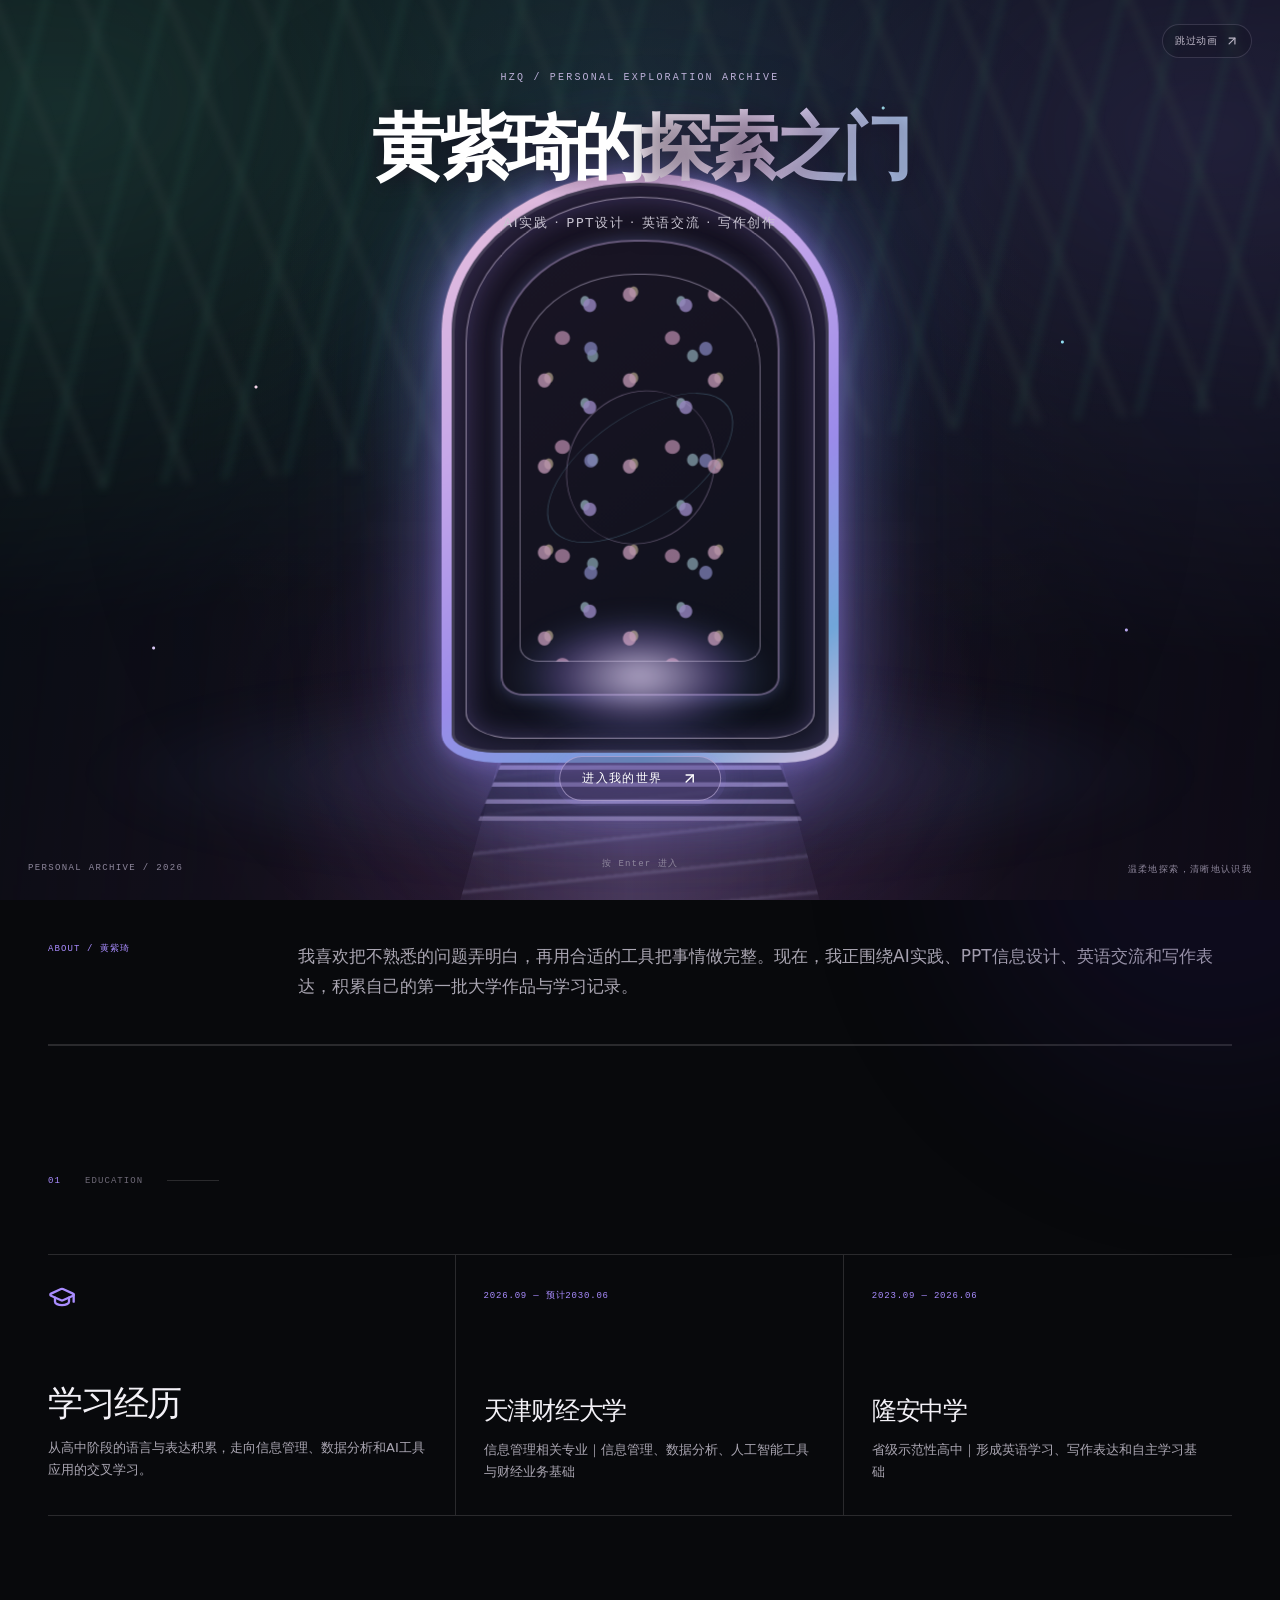
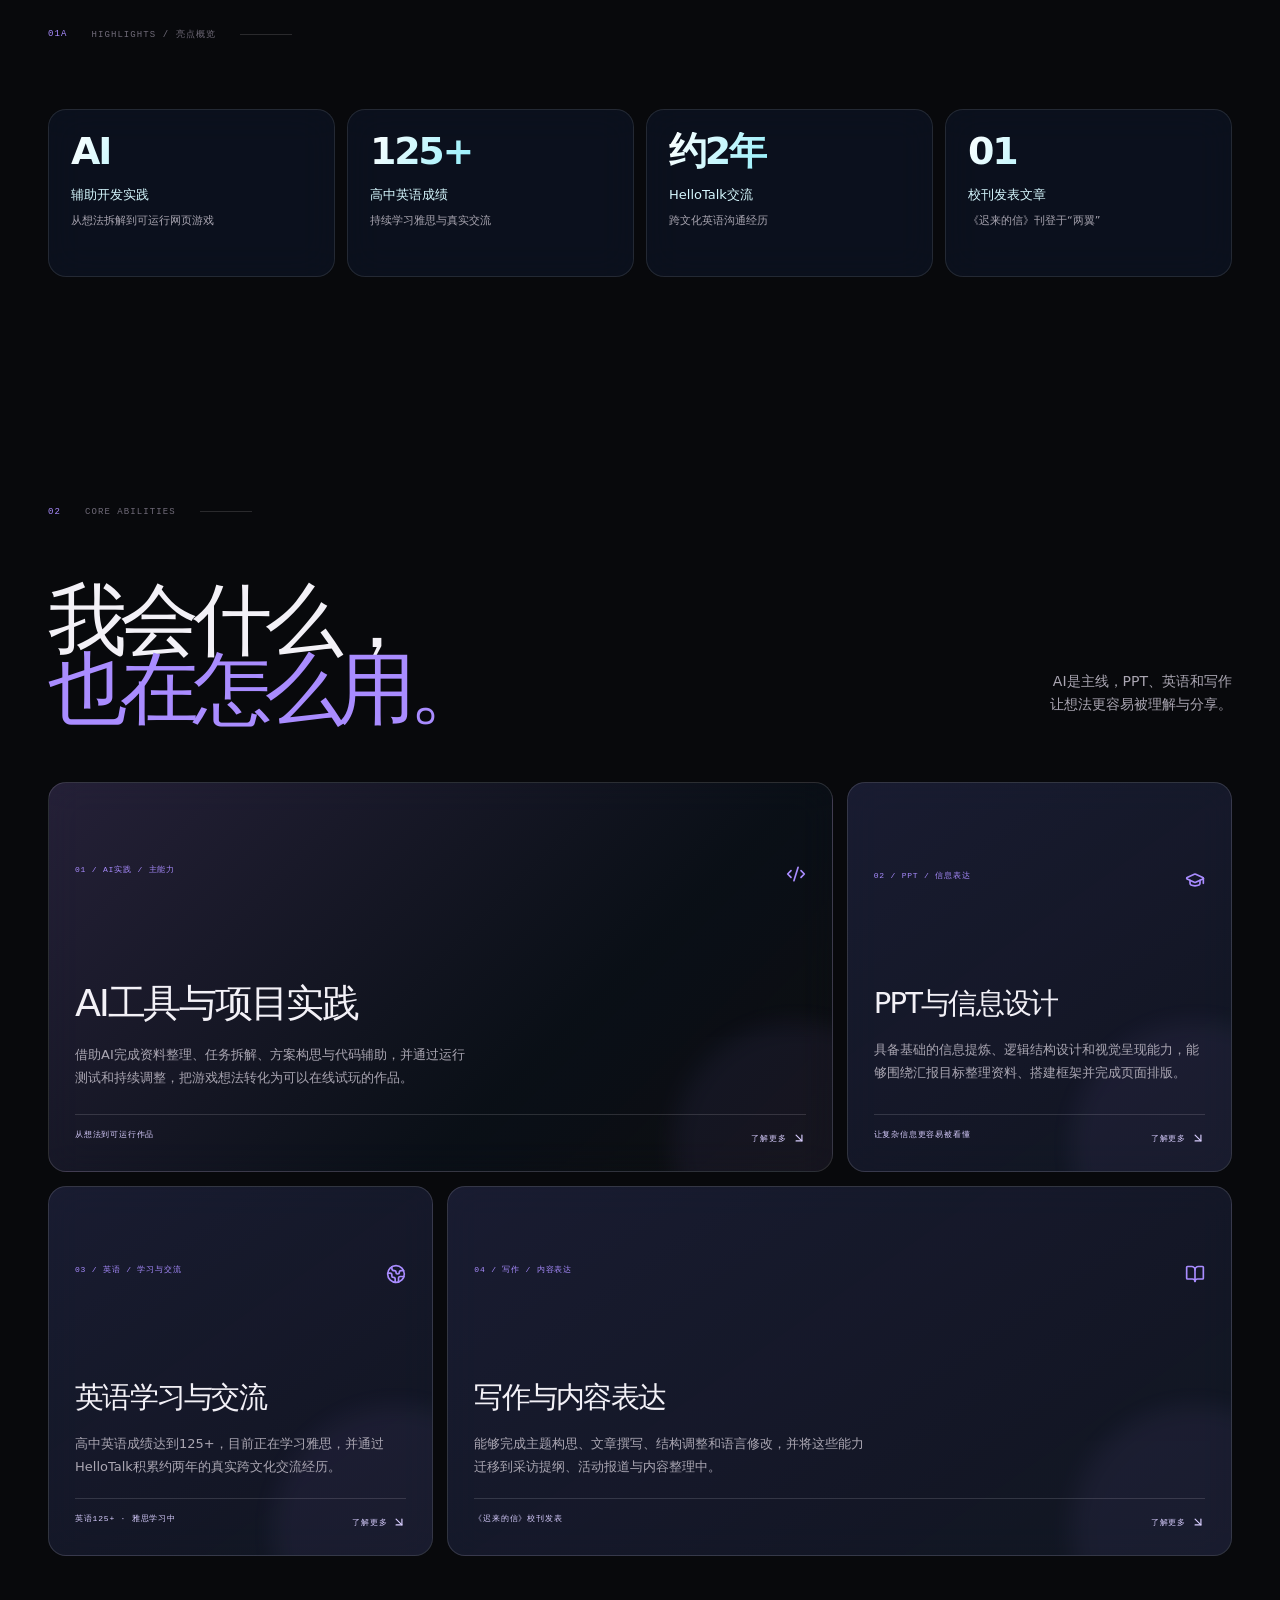
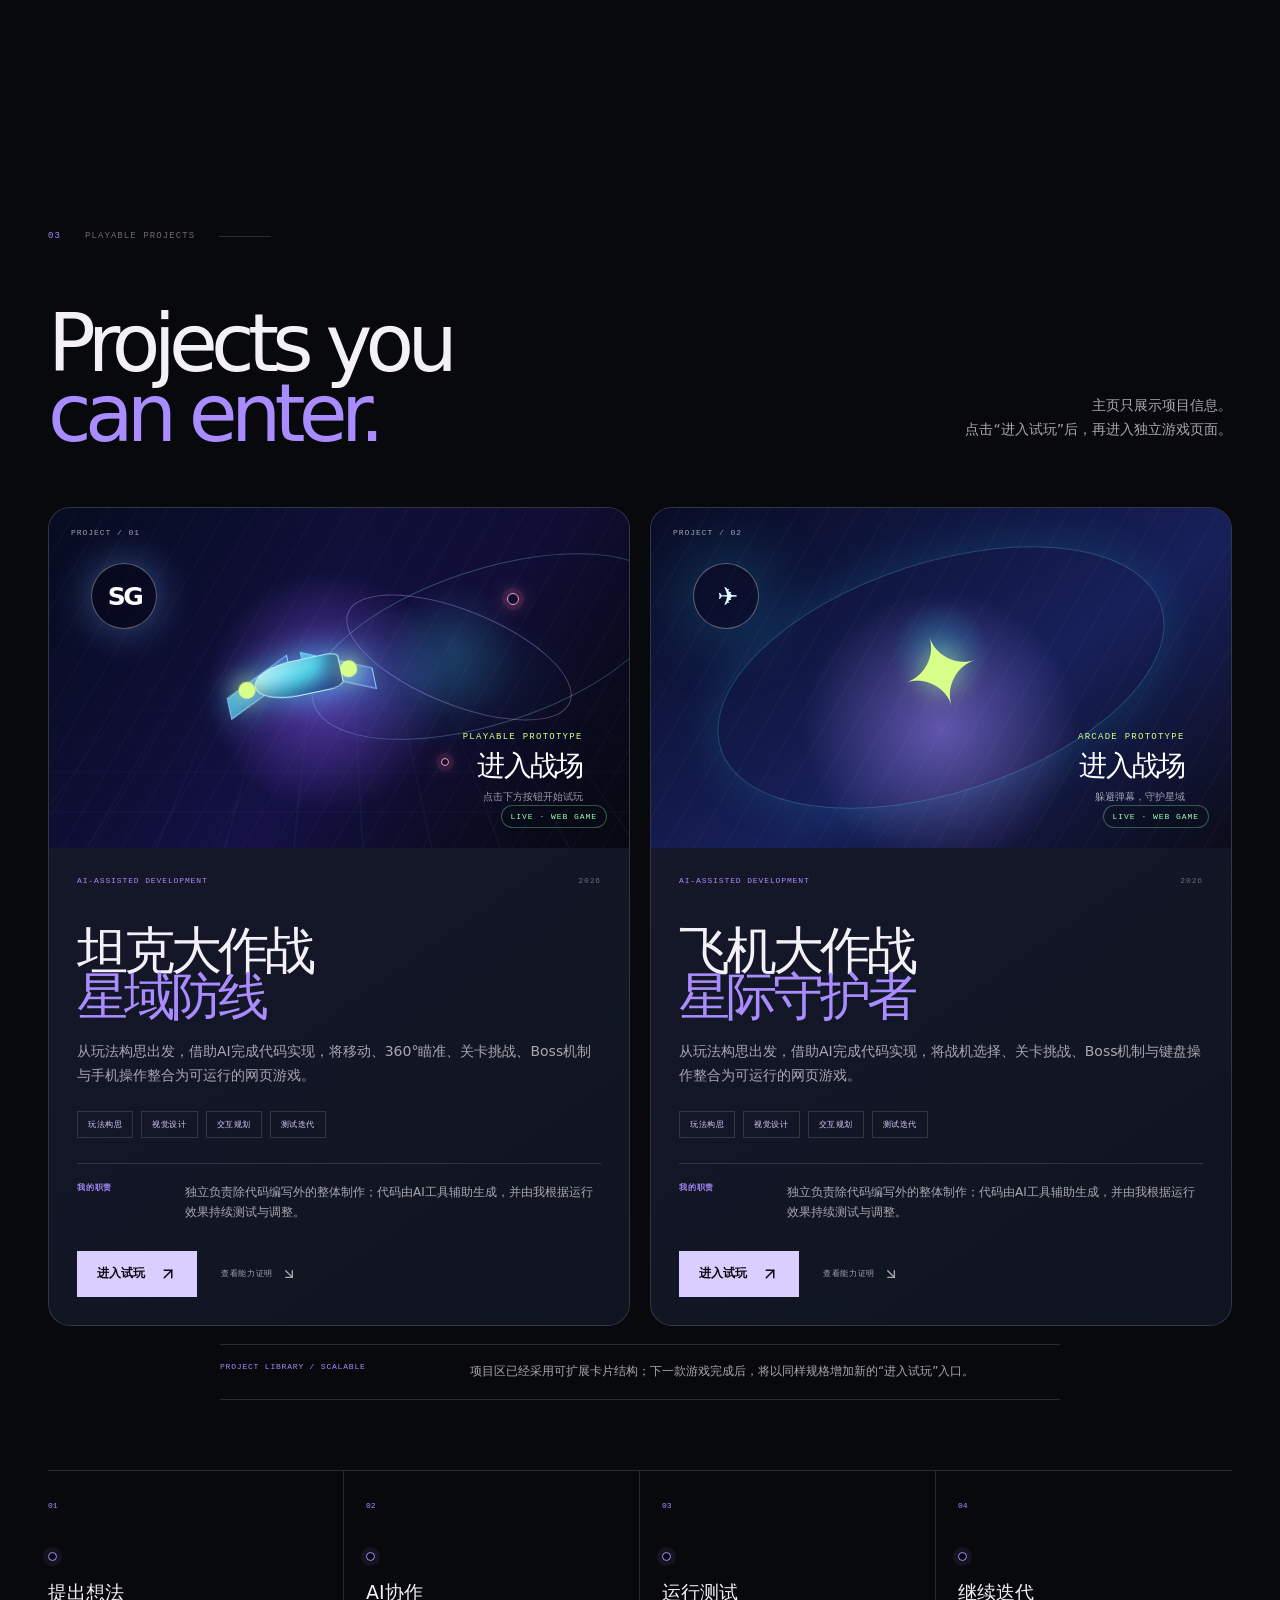
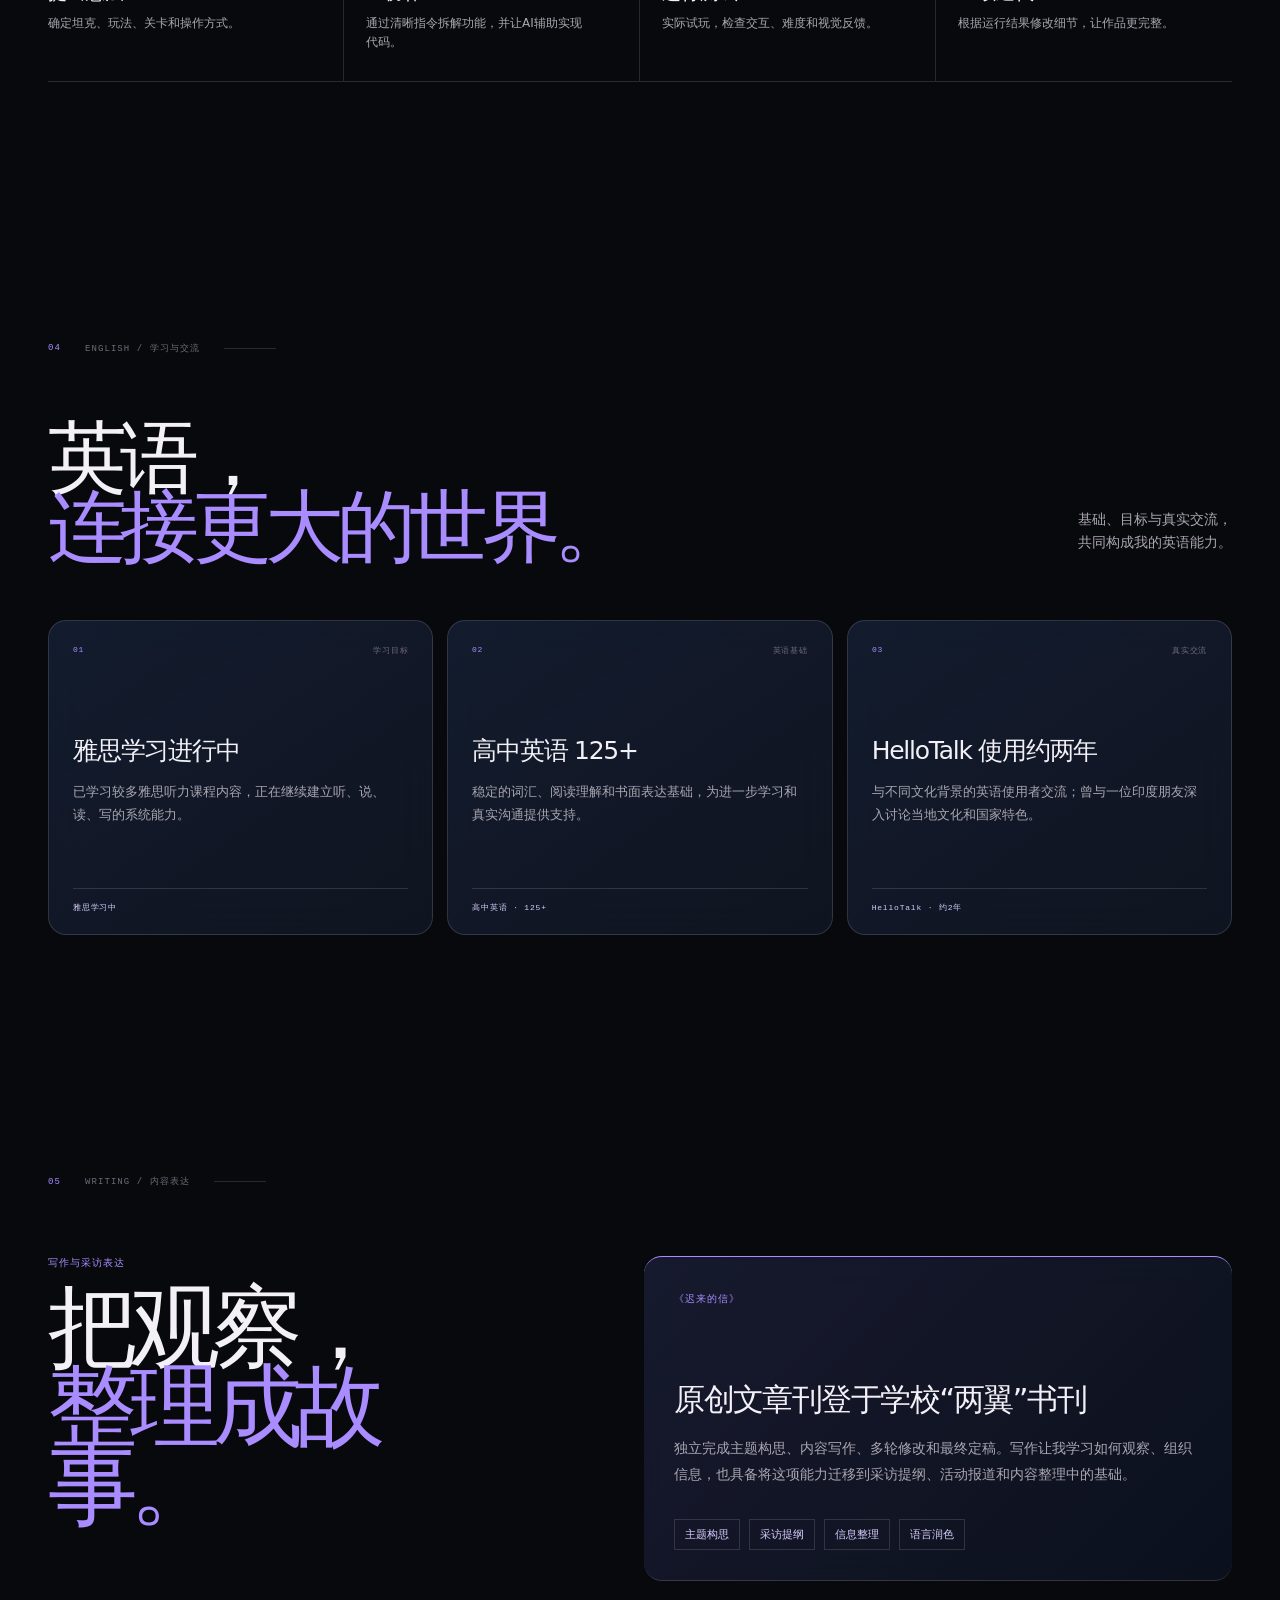
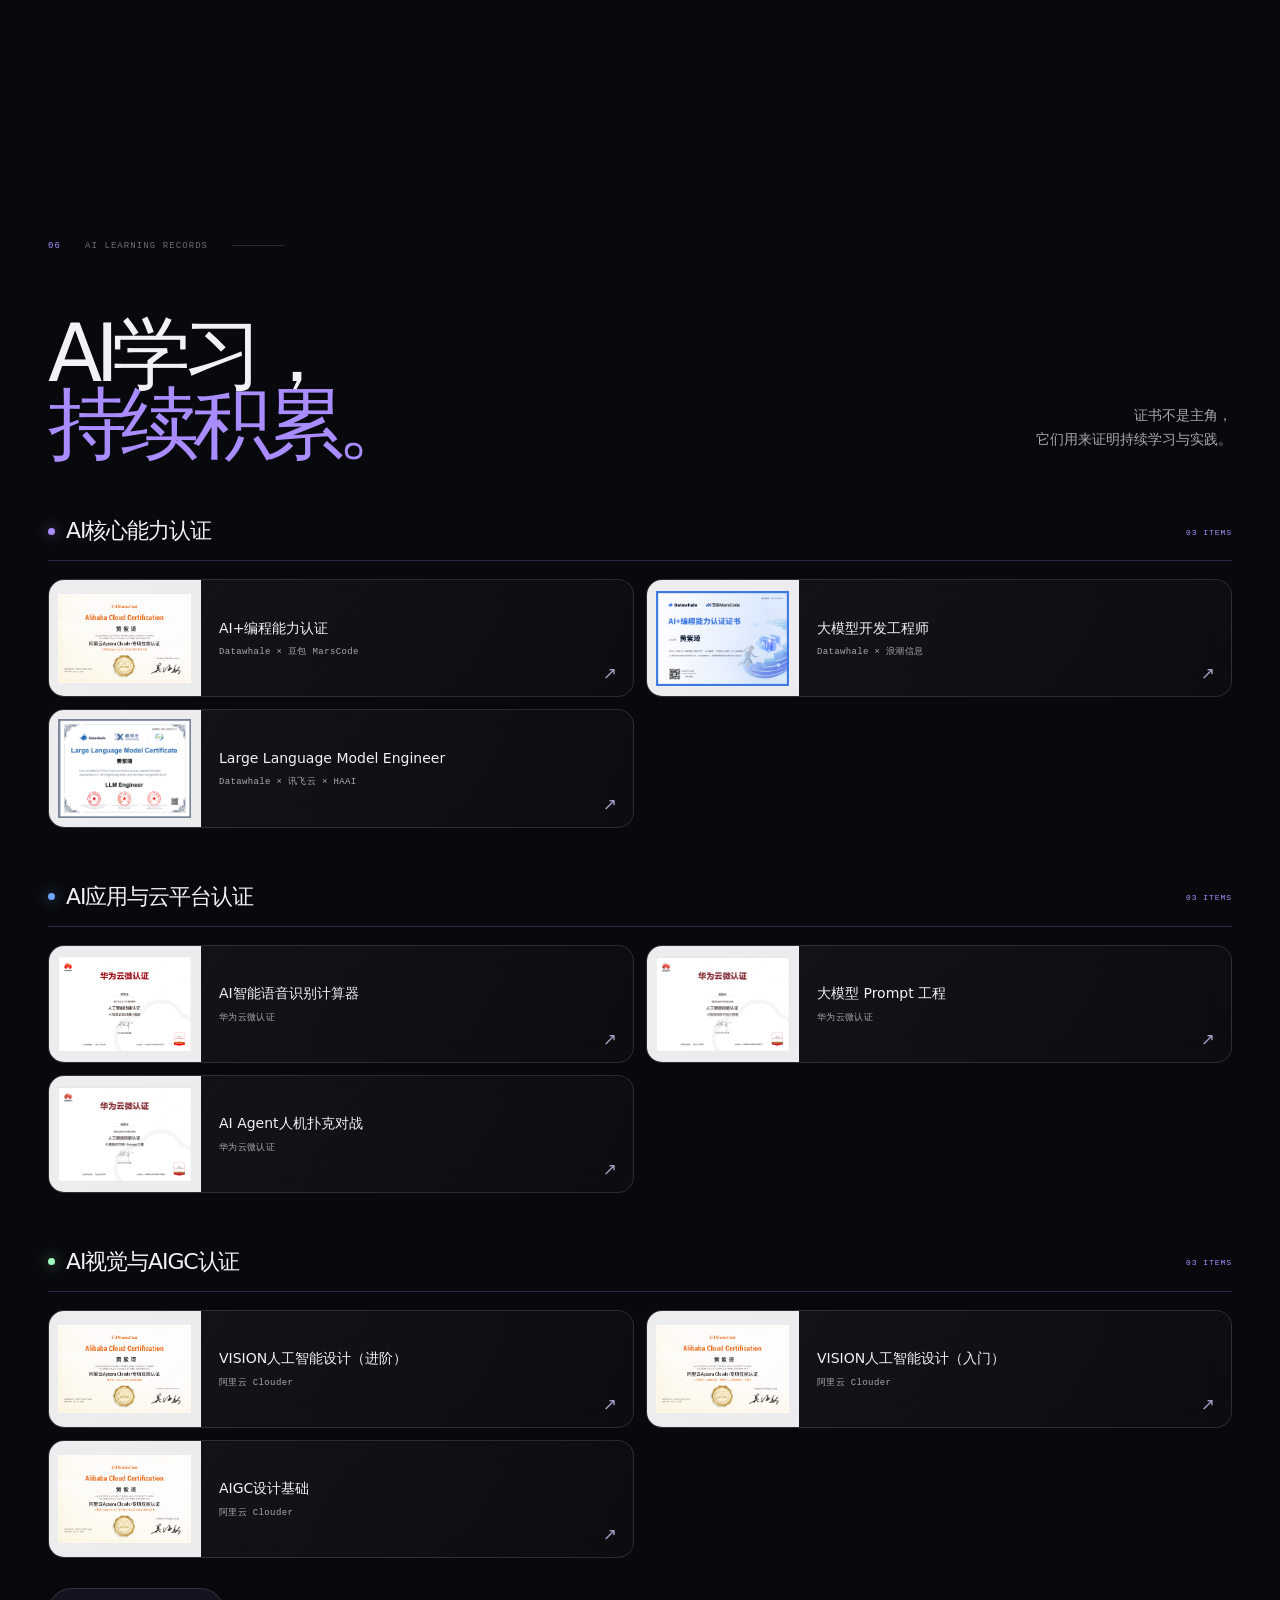
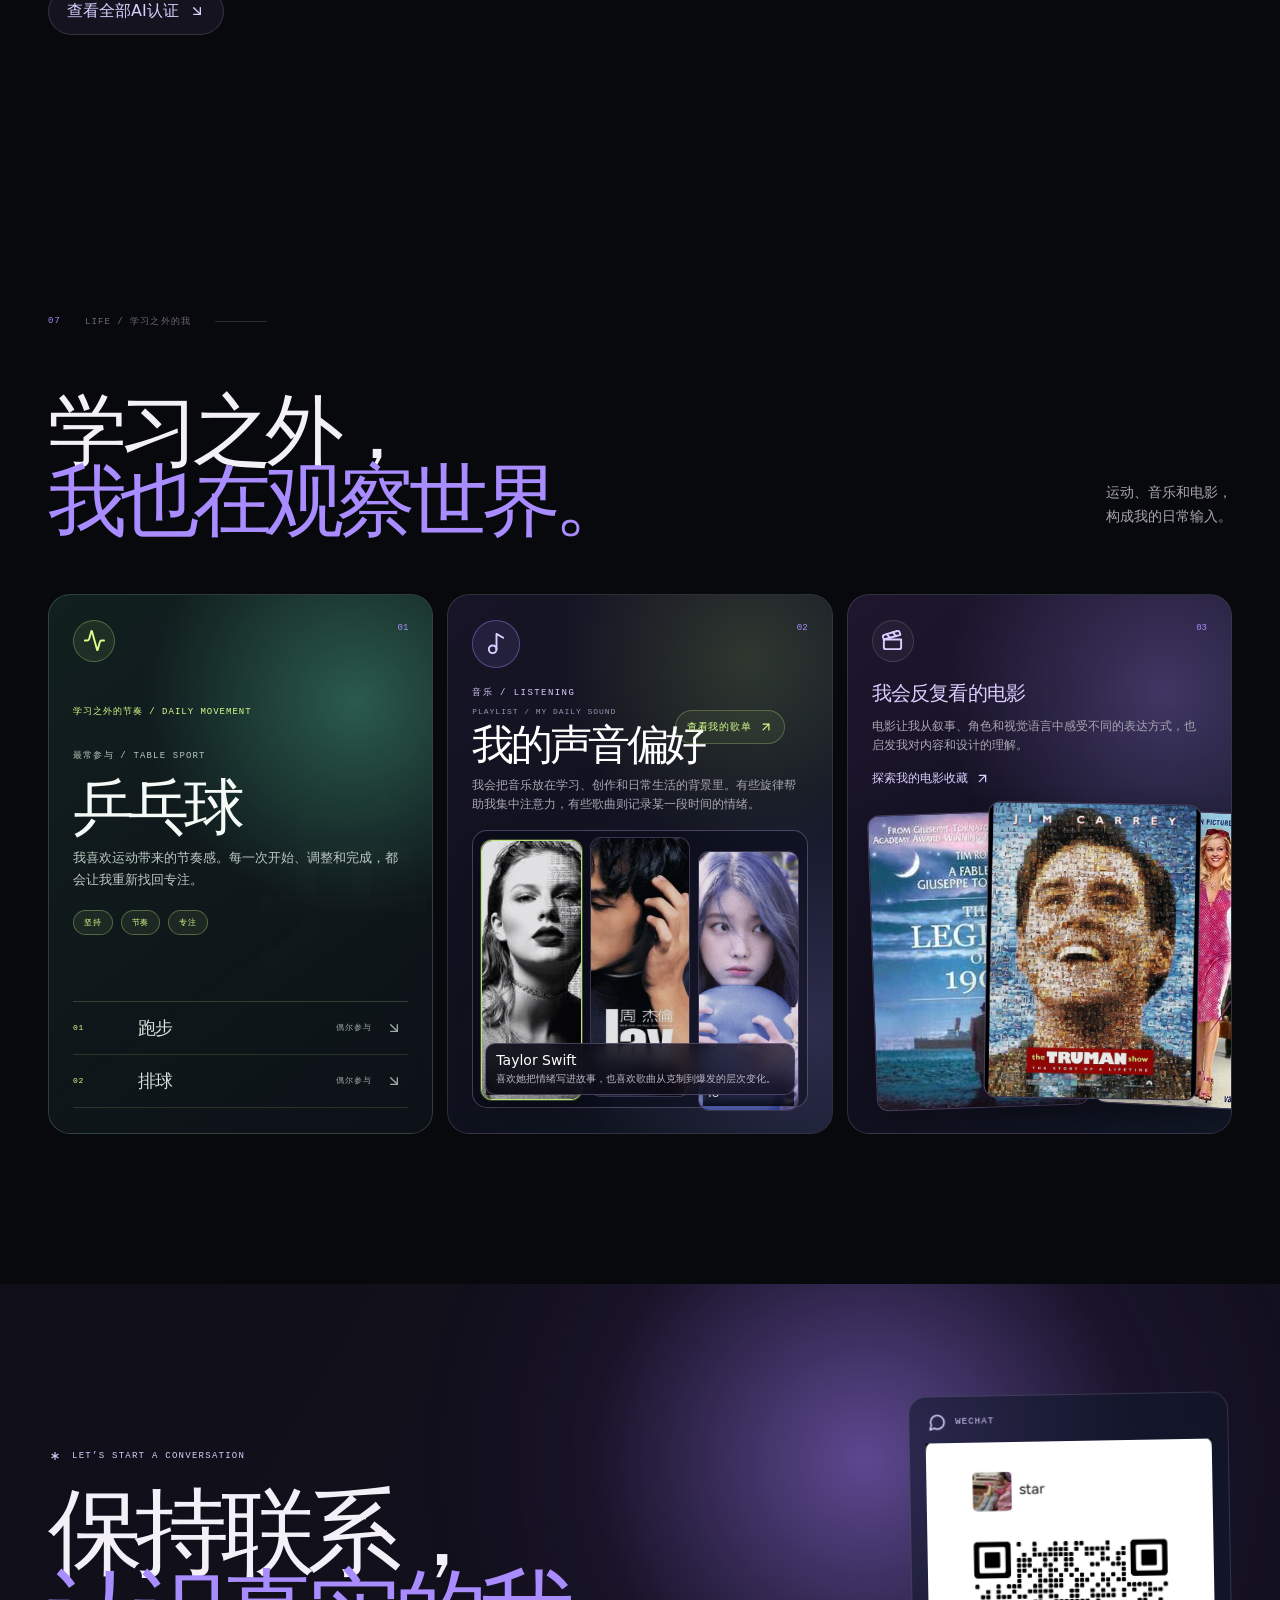
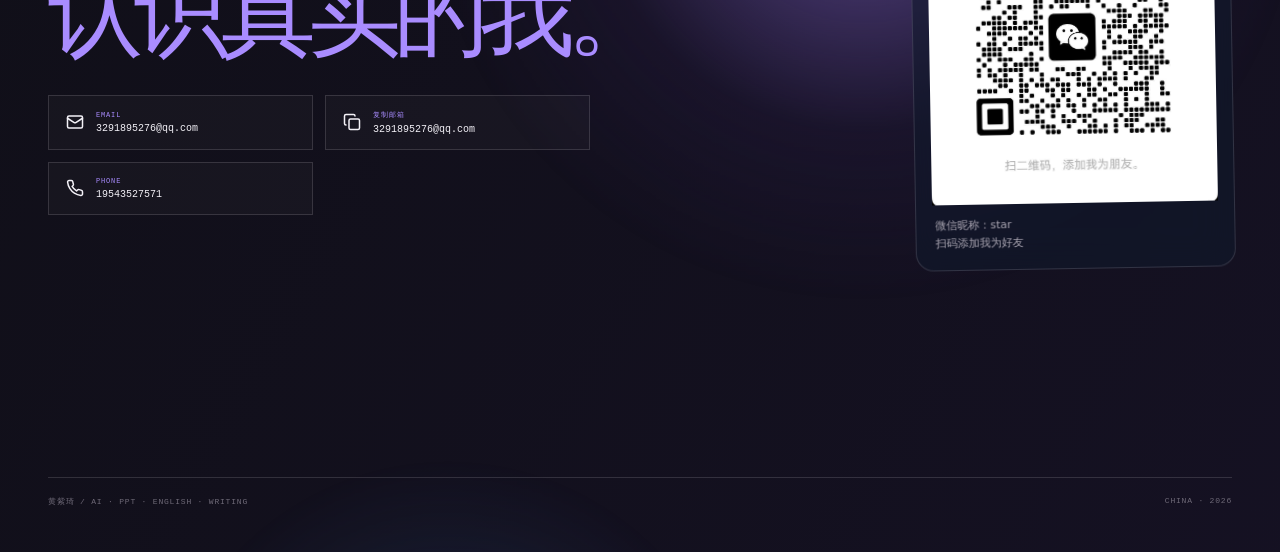
<file: index.html>
<!doctype html>
<html lang="zh-CN">
  <head>
    <meta charset="UTF-8" />
    <meta name="viewport" content="width=device-width, initial-scale=1.0" />
  <meta name="theme-color" content="#08090c" />
  <title>黄紫琦 — Visual / AI / Brand Designer</title>
    <script>
      (() => {
        // GitHub Pages 项目站点部署在 /already/ 子目录时，兼容旧版根路径资源。
        const repoBase = location.pathname.startsWith('/already/') ? '/already' : '';
        if (!repoBase) return;
        const rewrite = (value) => {
          if (typeof value !== 'string') return value;
          return /^\/(?:profile|certificates|tank-game|plane-game)(?:\/|$)/.test(value)
            ? repoBase + value
            : value;
        };
        const patchSrc = (prototype) => {
          const descriptor = Object.getOwnPropertyDescriptor(prototype, 'src');
          if (!descriptor || !descriptor.set) return;
          Object.defineProperty(prototype, 'src', {
            ...descriptor,
            set(value) { descriptor.set.call(this, rewrite(value)); },
          });
        };
        patchSrc(window.HTMLImageElement.prototype);
        patchSrc(window.HTMLMediaElement.prototype);
        patchSrc(window.HTMLSourceElement.prototype);
        const posterDescriptor = Object.getOwnPropertyDescriptor(window.HTMLVideoElement.prototype, 'poster');
        if (posterDescriptor && posterDescriptor.set) {
          Object.defineProperty(window.HTMLVideoElement.prototype, 'poster', {
            ...posterDescriptor,
            set(value) { posterDescriptor.set.call(this, rewrite(value)); },
          });
        }
        const hrefDescriptor = Object.getOwnPropertyDescriptor(window.HTMLAnchorElement.prototype, 'href');
        if (hrefDescriptor && hrefDescriptor.set) {
          Object.defineProperty(window.HTMLAnchorElement.prototype, 'href', {
            ...hrefDescriptor,
            set(value) { hrefDescriptor.set.call(this, rewrite(value)); },
          });
        }
        const originalSetAttribute = window.Element.prototype.setAttribute;
        window.Element.prototype.setAttribute = function (name, value) {
          const lowerName = String(name).toLowerCase();
          if (lowerName === 'src' || lowerName === 'poster' || lowerName === 'href') {
            value = rewrite(value);
          }
          return originalSetAttribute.call(this, name, value);
        };
        const imageObserver = 'IntersectionObserver' in window
          ? new IntersectionObserver((entries) => entries.forEach(({ target, isIntersecting }) => {
            if (isIntersecting && target.tagName === 'IMG') {
              target.loading = 'eager';
              target.decoding = 'async';
            }
          }), { rootMargin: '480px 0px' })
          : null;
        const rewriteElement = (element) => {
          if (!element || element.nodeType !== 1) return;
          for (const name of ['src', 'poster', 'href']) {
            const value = element.getAttribute(name);
            const next = rewrite(value);
            if (next && next !== value) originalSetAttribute.call(element, name, next);
          }
          // 证书卡片先使用轻量缩略图；点击弹窗时仍保留高清原图。
          if (element.tagName === 'IMG' && !element.closest('.certificate-modal')) {
            const current = element.getAttribute('src') || '';
            const marker = '/certificates/';
            if (current.includes(marker) && !current.includes('/certificates/thumbs/')) {
              const filename = decodeURIComponent(current.split('/').pop() || '').replace(/\.[^.]+$/, '');
              const base = current.slice(0, current.indexOf(marker) + marker.length);
              originalSetAttribute.call(element, 'src', `${base}thumbs/${encodeURIComponent(filename)}.jpg`);
            }
          }
          if (element.tagName === 'IMG' && element.getAttribute('src')?.includes('/profile/')) {
            element.loading = 'eager';
            element.decoding = 'async';
          }
          if (element.tagName === 'IMG') imageObserver?.observe(element);
          element.querySelectorAll?.('[src], [poster], [href]').forEach(rewriteElement);
        };
        new MutationObserver((mutations) => {
          mutations.forEach(({ addedNodes }) => addedNodes.forEach(rewriteElement));
        }).observe(document.documentElement, { childList: true, subtree: true });
        const fixExistingResources = () => {
          document.querySelectorAll('[src], [poster], [href]').forEach(rewriteElement);
        };
        let attempts = 0;
        const resourceTimer = window.setInterval(() => {
          fixExistingResources();
          if (++attempts >= 20) window.clearInterval(resourceTimer);
        }, 250);
        const startHeroVideo = () => {
          const video = document.querySelector('video.hero-video');
          if (!video) return;
          const hero = video.closest('.hero');
          // 微信内置浏览器偶尔会拦截视频或停在首帧：准备同域海报作为可见兜底。
          if (hero && !hero.querySelector('.hero-video-fallback')) {
            const fallback = document.createElement('div');
            fallback.className = 'hero-video-fallback';
            fallback.setAttribute('aria-hidden', 'true');
            fallback.style.backgroundImage = `url(${repoBase}/hero-poster.svg)`;
            hero.prepend(fallback);
          }
          let playButton = hero?.querySelector('.hero-video-play');
          if (hero && !playButton) {
            playButton = document.createElement('button');
            playButton.type = 'button';
            playButton.className = 'hero-video-play';
            playButton.textContent = '播放背景视频';
            playButton.setAttribute('aria-label', '播放背景视频');
            playButton.hidden = true;
            hero.append(playButton);
          }
          const showFallback = () => {
            hero?.classList.add('hero-video-fallback-active');
            if (playButton) playButton.hidden = false;
          };
          const hideFallback = () => {
            hero?.classList.remove('hero-video-fallback-active');
            if (playButton) playButton.hidden = true;
          };
          if (playButton && !playButton.dataset.bound) {
            playButton.dataset.bound = '1';
            playButton.addEventListener('click', () => {
              video.muted = true;
              video.play().then(hideFallback).catch(() => {
                playButton.textContent = '微信暂时无法播放';
              });
            });
          }
          const source = video.querySelector('source');
          if (source) originalSetAttribute.call(source, 'src', `${repoBase}/profile/resume-background.mp4`);
          originalSetAttribute.call(video, 'poster', `${repoBase}/hero-poster.svg`);
          video.muted = true;
          video.preload = 'auto';
          if (video.readyState < 2) video.load();
          video.play().then(hideFallback).catch(showFallback);
          // 微信内置浏览器可能在切后台、网络抖动或首帧解码后暂停视频；无控件视频可以安全恢复播放。
          if (!video.dataset.recoveryBound) {
            video.dataset.recoveryBound = '1';
            let fallbackTimer = 0;
            const scheduleFallback = () => {
              window.clearTimeout(fallbackTimer);
              fallbackTimer = window.setTimeout(() => {
                if (video.paused || video.readyState < 2) showFallback();
              }, 2200);
            };
            const resume = () => {
              if (!document.hidden && video.paused) {
                video.play().then(hideFallback).catch(showFallback);
              }
            };
            video.addEventListener('playing', () => {
              window.clearTimeout(fallbackTimer);
              hideFallback();
            }, { passive: true });
            video.addEventListener('error', showFallback, { passive: true });
            ['loadeddata', 'canplay', 'stalled', 'waiting', 'pause'].forEach((eventName) => {
              video.addEventListener(eventName, () => {
                if (eventName === 'stalled' || eventName === 'waiting') scheduleFallback();
                window.setTimeout(resume, eventName === 'pause' ? 120 : 320);
              }, { passive: true });
            });
            video.addEventListener('ended', () => { video.currentTime = 0; resume(); }, { passive: true });
          }
        };
        window.setTimeout(startHeroVideo, 600);
        window.addEventListener('pointerdown', startHeroVideo, { once: true, passive: true });
        window.addEventListener('touchstart', startHeroVideo, { once: true, passive: true });
        document.addEventListener('visibilitychange', () => {
          if (!document.hidden) startHeroVideo();
        });
      })();
    </script>
    <script type="module" crossorigin src="./assets/index-Dpb8CEqu.js"></script>
    <link rel="stylesheet" crossorigin href="./assets/index-EBh02GZA.css">
    <link rel="stylesheet" href="./mobile-overrides.css?v=mobile4">
  </head>
  <body>
    <div id="root"></div>
  </body>
</html>
</file>
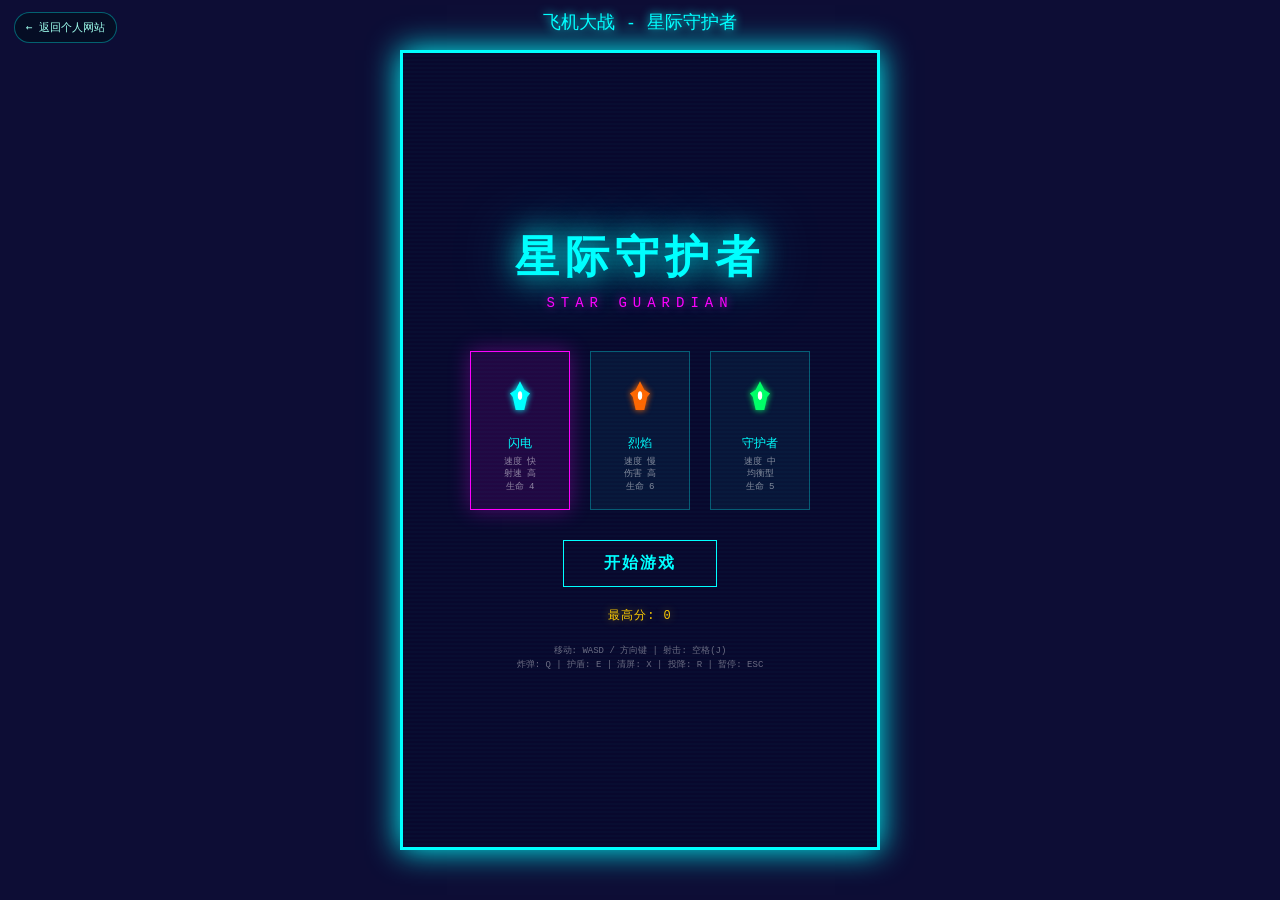
<file: plane-game/index.html>
<!DOCTYPE html>
<html lang="zh-CN">
<head>
<meta charset="UTF-8">
<meta name="viewport" content="width=device-width, initial-scale=1.0, user-scalable=no">
<title>飞机大战 - 星际守护者</title>
<style>
* { margin:0; padding:0; box-sizing:border-box; }
body {
    background:#0d0d35; display:flex; justify-content:center; align-items:center;
    min-height:100vh; font-family:'Courier New',Consolas,Monaco,monospace;
    overflow:hidden; user-select:none; -webkit-user-select:none;
}
#game-container {
    position:relative; width:480px; height:800px;
    border:3px solid #00ffff;
    box-shadow:0 0 30px rgba(0,255,255,0.6),0 0 80px rgba(0,255,255,0.2),inset 0 0 30px rgba(0,255,255,0.05);
    overflow:hidden;
}
#game-canvas { display:block; width:100%; height:100%; }
#error-display {
    position:absolute; top:10px; left:10px; right:10px; z-index:100;
    background:rgba(255,0,0,0.9); color:#fff; padding:12px; font-size:12px;
    border-radius:4px; display:none; pointer-events:none;
}
.overlay {
    position:absolute; top:0; left:0; width:100%; height:100%;
    display:none; flex-direction:column; justify-content:center; align-items:center;
    z-index:10;
}
.overlay.active { display:flex; pointer-events:all; }
.overlay::before {
    content:''; position:absolute; top:0; left:0; width:100%; height:100%;
    background:repeating-linear-gradient(0deg,transparent,transparent 2px,rgba(0,255,255,0.02) 2px,rgba(0,255,255,0.02) 4px);
    pointer-events:none;
}
#menu-screen { background:rgba(8,8,45,0.95); }
#menu-screen .title {
    font-size:44px; font-weight:900; color:#00ffff; letter-spacing:6px; margin-bottom:8px;
    text-shadow:0 0 30px rgba(0,255,255,0.9),0 0 60px rgba(0,255,255,0.5);
}
#menu-screen .subtitle {
    font-size:14px; color:#ff00ff; letter-spacing:6px; margin-bottom:40px;
    text-shadow:0 0 10px rgba(255,0,255,0.6);
}
.plane-select { display:flex; gap:20px; margin-bottom:30px; }
.plane-card {
    width:100px; padding:15px 10px; border:1px solid rgba(0,255,255,0.3);
    background:rgba(0,255,255,0.05); cursor:pointer; text-align:center; transition:all 0.3s;
}
.plane-card:hover { border-color:#00ffff; background:rgba(0,255,255,0.1); box-shadow:0 0 15px rgba(0,255,255,0.2); }
.plane-card.selected { border-color:#ff00ff; background:rgba(255,0,255,0.1); box-shadow:0 0 20px rgba(255,0,255,0.3); }
.plane-card canvas { display:block; margin:0 auto 8px; }
.plane-card .name { font-size:12px; color:#00ffff; margin-bottom:4px; }
.plane-card .stat { font-size:9px; color:rgba(255,255,255,0.5); line-height:1.4; }
.btn {
    padding:12px 40px; font-family:inherit; font-size:16px; font-weight:700;
    color:#00ffff; background:transparent; border:1px solid #00ffff;
    cursor:pointer; letter-spacing:2px; transition:all 0.3s;
}
.btn:hover { background:rgba(0,255,255,0.15); box-shadow:0 0 20px rgba(0,255,255,0.4); text-shadow:0 0 10px rgba(0,255,255,0.6); }
.btn-small { padding:8px 24px; font-size:12px; }
.btn-danger { color:#ff3333; border-color:#ff3333; }
.btn-danger:hover { background:rgba(255,51,51,0.15); box-shadow:0 0 20px rgba(255,51,51,0.4); text-shadow:0 0 10px rgba(255,51,51,0.6); }
.high-score { font-size:12px; color:#ffcc00; text-shadow:0 0 10px rgba(255,204,0,0.4); margin-top:20px; letter-spacing:1px; }
#hud {
    position:absolute; top:0; left:0; width:100%; padding:12px 16px;
    display:none; justify-content:space-between; align-items:flex-start; z-index:5; pointer-events:none;
}
.hud-item { display:flex; flex-direction:column; gap:2px; }
.hud-label { font-size:9px; color:rgba(0,255,255,0.6); letter-spacing:1px; }
.hud-value { font-size:14px; font-weight:700; color:#00ffff; text-shadow:0 0 8px rgba(0,255,255,0.5); }
.hp-bar-container { width:120px; height:6px; border:1px solid rgba(0,255,255,0.3); background:rgba(0,0,0,0.5); margin-top:2px; }
.hp-bar-fill { height:100%; background:#00ff66; box-shadow:0 0 6px rgba(0,255,102,0.5); transition:width 0.3s; }
.hp-bar-fill.danger { background:#ff3333; box-shadow:0 0 6px rgba(255,51,51,0.5); }
.skill-icon {
    display:inline-block; width:28px; height:28px; border:1px solid rgba(0,255,255,0.3);
    text-align:center; line-height:28px; font-size:11px; color:#00ffff; margin-right:4px; position:relative;
}
.skill-icon .cd-overlay { position:absolute; bottom:0; left:0; width:100%; background:rgba(0,0,0,0.7); }
#pause-screen { background:rgba(5,5,30,0.85); }
#pause-screen h2 { font-size:32px; color:#00ffff; text-shadow:0 0 20px rgba(0,255,255,0.6); margin-bottom:30px; letter-spacing:4px; }
#pause-screen .btn { margin:6px 0; }
#gameover-screen { background:rgba(5,5,30,0.9); }
#gameover-screen h2 { font-size:36px; color:#ff3333; text-shadow:0 0 30px rgba(255,51,51,0.6); margin-bottom:6px; letter-spacing:4px; }
#gameover-screen .final-score { font-size:42px; font-weight:900; color:#ffcc00; text-shadow:0 0 20px rgba(255,204,0,0.5); margin:10px 0; }
#gameover-screen .best-score { font-size:14px; color:rgba(255,255,255,0.6); margin-bottom:20px; }
#gameover-screen .new-record { font-size:18px; color:#ff00ff; text-shadow:0 0 15px rgba(255,0,255,0.6); animation:pulse 0.5s infinite alternate; margin-bottom:15px; display:none; }
/* Boss 血条 */
#boss-hp-bar {
    position:absolute; top:10px; left:50%; transform:translateX(-50%);
    width:360px; padding:8px 12px; z-index:9;
    background:rgba(0,0,0,0.75); border:1px solid #ff3333;
    border-radius:6px; box-shadow:0 0 15px rgba(255,51,51,0.3);
}
#boss-warning {
    position:absolute; top:50%; left:50%; transform:translate(-50%,-50%); z-index:8; pointer-events:none; display:none;
}
#boss-warning .warning-text { font-size:28px; font-weight:900; color:#ff3333; text-shadow:0 0 30px rgba(255,51,51,0.8); animation:warningPulse 0.3s infinite alternate; letter-spacing:6px; text-align:center; }
#boss-warning .boss-name { font-size:16px; color:#ffcc00; text-shadow:0 0 15px rgba(255,204,0,0.5); text-align:center; margin-top:8px; letter-spacing:3px; }
@keyframes pulse { from{opacity:0.6} to{opacity:1} }
@keyframes warningPulse { from{opacity:0.5;transform:translate(-50%,-50%) scale(0.95)} to{opacity:1;transform:translate(-50%,-50%) scale(1.05)} }
.controls-hint { margin-top:20px; font-size:9px; color:rgba(255,255,255,0.4); text-align:center; line-height:1.6; }
/* 关卡选择 */
#level-screen { background:rgba(5,5,30,0.92); }
.level-title { font-size:32px; font-weight:900; color:#00ffff; letter-spacing:4px; margin-bottom:4px; text-shadow:0 0 20px rgba(0,255,255,0.8); }
.level-subtitle { font-size:12px; color:#ff00ff; letter-spacing:4px; margin-bottom:24px; }
.level-grid { display:flex; flex-wrap:wrap; gap:12px; justify-content:center; margin-bottom:24px; max-width:420px; }
.level-card {
    width:130px; padding:16px 10px; border:1px solid rgba(0,255,255,0.3);
    background:rgba(0,255,255,0.05); cursor:pointer; text-align:center; transition:all 0.3s;
}
.level-card:hover { border-color:#00ffff; background:rgba(0,255,255,0.1); box-shadow:0 0 15px rgba(0,255,255,0.2); }
.level-card.selected { border-color:#ff00ff; background:rgba(255,0,255,0.1); box-shadow:0 0 20px rgba(255,0,255,0.3); }
.level-card.locked { border-color:rgba(255,255,255,0.1); background:rgba(255,255,255,0.02); cursor:not-allowed; opacity:0.4; }
.level-card.locked:hover { border-color:rgba(255,255,255,0.1); box-shadow:none; }
.level-num { font-size:22px; font-weight:900; color:#00ffff; margin-bottom:4px; }
.level-name { font-size:13px; color:#fff; margin-bottom:4px; }
.level-desc { font-size:9px; color:rgba(255,255,255,0.5); }
/* CG屏幕 */
#cg-screen { background:rgba(0,0,0,0.95); z-index:15; }
#cg-content { text-align:center; }
.cg-text { font-size:28px; font-weight:900; color:#ffcc00; letter-spacing:4px; text-shadow:0 0 30px rgba(255,204,0,0.6); margin-bottom:10px; opacity:0; transition:opacity 0.8s; }
.cg-text.show { opacity:1; }
.cg-stat { font-size:14px; color:#00ffff; margin:4px 0; opacity:0; transition:opacity 0.5s; }
.cg-stat.show { opacity:1; }
.cg-rating { font-size:36px; font-weight:900; margin:16px 0; opacity:0; transition:opacity 1s; }
.cg-rating.show { opacity:1; }
@media (max-width:500px) {
    #game-container { width:100vw; height:100vh; border:2px solid #00ffff; }
    #menu-screen .title { font-size:28px; }
    .plane-card { width:80px; padding:10px 6px; }
}
/* 确保页面绝对可见 */
body { background:#0d0d35 !important; }
#game-container { border:3px solid #00ffff !important; box-shadow:0 0 30px #00ffff !important; }
#menu-screen { background:rgba(8,8,45,0.95) !important; }
</style>
</head>
<body><style>.portfolio-return{position:fixed;top:12px;left:14px;z-index:10000;color:#9fffee;border:1px solid rgba(0,255,255,.35);border-radius:999px;padding:7px 11px;background:rgba(5,15,32,.78);font:11px monospace;text-decoration:none;backdrop-filter:blur(8px)}.portfolio-return:hover{color:#fff;border-color:#00ffff;background:rgba(0,255,255,.14)}@media(max-width:560px){.portfolio-return{top:8px;left:8px;font-size:10px;padding:6px 9px}}</style>
<div style="text-align:center;color:#00ffff;font-size:18px;padding:10px;text-shadow:0 0 10px #00ffff;font-family:monospace;position:fixed;top:0;left:50%;transform:translateX(-50%);z-index:9999;pointer-events:none;">飞机大战 - 星际守护者</div><a class="portfolio-return" href="../index.html#work">← 返回个人网站</a>
<div id="game-container">
    <canvas id="game-canvas"></canvas>
    <div id="error-display"></div>

    <!-- HUD -->
    <div id="hud">
        <div class="hud-item">
            <span class="hud-label">HP</span>
            <span class="hud-value" id="hp-value">5 / 5</span>
            <div class="hp-bar-container"><div class="hp-bar-fill" id="hp-fill" style="width:100%"></div></div>
        </div>
        <div class="hud-item" style="align-items:center">
            <span class="hud-label">SCORE</span>
            <span class="hud-value" id="score-value" style="font-size:20px">0</span>
            <span id="combo-value" style="font-size:11px;color:#ff00ff;margin-top:2px"></span>
            <span id="multiplier" style="display:none;font-size:12px;color:#ffcc00;margin-top:2px;text-shadow:0 0 8px rgba(255,204,0,0.5)">x2</span>
            <span id="speed-boost" style="display:none;font-size:10px;color:#00ffff;margin-top:2px">SPEED</span>
        </div>
        <div class="hud-item" style="align-items:flex-end">
            <span class="hud-label">WAVE</span>
            <span class="hud-value" id="wave-value">WAVE 1</span>
            <span class="hud-label" style="margin-top:4px">武器</span>
            <span class="hud-value" id="weapon-value">Lv.1</span>
            <div style="display:flex;margin-top:4px;gap:4px">
                <div class="skill-icon" title="炸弹 [Q]">B<div class="cd-overlay" id="bomb-cd" style="height:0%"></div></div>
                <span class="hud-value" id="bomb-value" style="font-size:12px;line-height:28px">3</span>
                <div class="skill-icon" title="护盾 [E]" style="margin-left:6px">D<div class="cd-overlay" id="shield-cd" style="height:0%"></div></div>
                <div class="skill-icon" title="清屏 [X]" style="margin-left:6px">C<div class="cd-overlay" id="clear-cd" style="height:0%"></div></div>
                <span class="hud-value" id="clear-value" style="font-size:12px;line-height:28px">1</span>
            </div>
        </div>
    </div>

    <!-- Boss 血条 (HUD区域) -->
    <div id="boss-hp-bar" style="display:none">
        <div style="display:flex;justify-content:space-between;align-items:center;margin-bottom:4px">
            <span id="boss-name-display" style="font-size:13px;font-weight:bold;color:#ff3333;text-shadow:0 0 8px rgba(255,51,51,0.6);letter-spacing:2px">BOSS</span>
            <span id="boss-phase-display" style="font-size:11px;color:#ffcc00;text-shadow:0 0 6px rgba(255,204,0,0.5)">阶段 1</span>
            <span id="boss-hp-percent" style="font-size:13px;font-weight:bold;color:#ff6600;text-shadow:0 0 8px rgba(255,102,0,0.5)">100%</span>
        </div>
        <div style="width:100%;height:6px;background:rgba(0,0,0,0.7);border:1px solid #ff3333;border-radius:3px;overflow:hidden;box-shadow:0 0 10px rgba(255,51,51,0.3)">
            <div id="boss-hp-fill" style="width:100%;height:100%;background:linear-gradient(90deg,#ff3333,#ff6600,#ffcc00);transition:width 0.2s;border-radius:2px"></div>
        </div>
        <div style="display:flex;justify-content:space-between;margin-top:2px;font-size:8px;color:rgba(255,255,255,0.4)">
            <span id="boss-hp-num">900 / 900</span>
            <span>清屏: 15%伤害</span>
        </div>
    </div>

    <!-- Boss 警告 -->
    <div id="boss-warning">
        <div class="warning-text">WARNING</div>
        <div class="boss-name">毁灭者 Lv.1</div>
    </div>

    <!-- 主菜单 -->
    <div class="overlay active" id="menu-screen">
        <div class="title">星际守护者</div>
        <div class="subtitle">STAR GUARDIAN</div>
        <div class="plane-select" id="plane-select">
            <div class="plane-card selected" data-index="0">
                <canvas width="60" height="60" class="plane-icon"></canvas>
                <div class="name">闪电</div>
                <div class="stat">速度 快<br>射速 高<br>生命 4</div>
            </div>
            <div class="plane-card" data-index="1">
                <canvas width="60" height="60" class="plane-icon"></canvas>
                <div class="name">烈焰</div>
                <div class="stat">速度 慢<br>伤害 高<br>生命 6</div>
            </div>
            <div class="plane-card" data-index="2">
                <canvas width="60" height="60" class="plane-icon"></canvas>
                <div class="name">守护者</div>
                <div class="stat">速度 中<br>均衡型<br>生命 5</div>
            </div>
        </div>
        <button class="btn" id="btn-start-game" onclick="window._startGame()">开始游戏</button>
        <div class="high-score" id="menu-high-score">最高分: 0</div>
        <div class="controls-hint">
            移动: WASD / 方向键 | 射击: 空格(J)<br>
            炸弹: Q | 护盾: E | 清屏: X | 投降: R | 暂停: ESC
        </div>
    </div>

    <!-- 暂停菜单 -->
    <div class="overlay" id="pause-screen">
        <h2>暂停</h2>
        <button class="btn" id="btn-resume">继续游戏</button>
        <button class="btn" id="btn-restart-pause">重新开始</button>
        <button class="btn btn-danger" id="btn-menu-pause">返回菜单</button>
    </div>

    <!-- 游戏结束 -->
    <div class="overlay" id="gameover-screen">
        <h2>GAME OVER</h2>
        <div class="final-score">0</div>
        <div class="new-record">★ 新纪录 ★</div>
        <div class="best-score">最高分: 0</div>
        <button class="btn" id="btn-restart-over">重新开始</button>
        <button class="btn btn-danger" id="btn-menu-over">返回菜单</button>
    </div>

    <!-- 关卡选择 -->
    <div class="overlay" id="level-screen">
        <div class="level-title">选择关卡</div>
        <div class="level-subtitle">SELECT STAGE</div>
        <div class="level-grid" id="level-grid">
            <div class="level-card" data-level="1">
                <div class="level-num">01</div>
                <div class="level-name">新手训练</div>
                <div class="level-desc">基础敌人·5波</div>
            </div>
            <div class="level-card" data-level="2">
                <div class="level-num">02</div>
                <div class="level-name">星际巡逻</div>
                <div class="level-desc">混合敌人·8波</div>
            </div>
            <div class="level-card" data-level="3">
                <div class="level-num">03</div>
                <div class="level-name">暗影来袭</div>
                <div class="level-desc">3波→Boss·快速</div>
            </div>
            <div class="level-card" data-level="4">
                <div class="level-num">04</div>
                <div class="level-name">深渊危机</div>
                <div class="level-desc">密集弹幕·10波</div>
            </div>
            <div class="level-card" data-level="5">
                <div class="level-num">05</div>
                <div class="level-name">最终决战</div>
                <div class="level-desc">终极BOSS·15波</div>
            </div>
        </div>
        <button class="btn" id="btn-level-start">开始战斗</button>
        <button class="btn btn-small" id="btn-level-back">返回</button>
    </div>

    <!-- CG动画 -->
    <div class="overlay" id="cg-screen">
        <div id="cg-content"></div>
    </div>
</div>

<script>
// ============================================================
//  脚本块 1 - 只定义启动函数，确保按钮始终可用
//  即使下面的游戏代码有错误，这个函数也会存在
// ============================================================
console.log('BLOCK1: 启动函数已注册');

window._selectedPlane = 0;
window._startGame = function() {
    try {
        var game = new window.Game();
        window._game = game;
        game.selectedPlane = window._selectedPlane;
        game.showLevelSelect();
    } catch(e) {
        var msg = '启动失败: ' + e.message;
        alert(msg);
        console.error(msg, e);
        document.getElementById('error-display').style.display = 'block';
        document.getElementById('error-display').textContent = msg;
        var menuHint = document.querySelector('#menu-screen .controls-hint');
        if(menuHint){menuHint.textContent = msg; menuHint.style.color = '#ff3333';}
    }
};
</script>

<script>
// ============================================================
//  脚本块 2 - 游戏主代码
//  如果此块有错误，会被 catch 捕获并显示在页面上
// ============================================================
try {

console.log('BLOCK2: 游戏代码开始加载...');

// ============================================================
//  资源加载器 - 图片/音乐
// ============================================================
var Assets = {
    images: {},     // 已加载的图片: { 'boss1': Image, 'player1': Image, ... }
    sounds: {},     // 已加载的音频: { 'bgm': Audio, 'shoot': Audio, ... }
    loaded: false,

    // 注册图片（不立即加载，调用 loadAll 时统一加载）
    _imageList: {},
    // 注册音频
    _soundList: {},

    // 注册一张图片
    registerImage: function(key, path) {
        this._imageList[key] = path;
    },
    // 注册一个音频
    registerSound: function(key, path) {
        this._soundList[key] = path;
    },

    // 加载所有注册的资源
    loadAll: function(onComplete) {
        var self = this;
        var imgKeys = Object.keys(this._imageList);
        var sndKeys = Object.keys(this._soundList);
        // 音频体积较大且不是进入菜单的必要资源，不阻塞页面首屏。
        var total = imgKeys.length;
        var loaded = 0;

        function checkDone() {
            loaded++;
            if (loaded >= total) {
                self.loaded = true;
                console.log('Assets: 全部资源加载完成 (' + total + ' 个)');
                if (onComplete) onComplete();
            }
        }

        if (total === 0) { self.loaded = true; if (onComplete) onComplete(); return; }

        // 加载图片
        for (var i = 0; i < imgKeys.length; i++) {
            var key = imgKeys[i];
            var img = new Image();
            img.onload = function(k) { return function() { console.log('Assets: 图片加载成功 - ' + k); checkDone(); }; }(key);
            img.onerror = function(k) { return function() {
                console.warn('Assets: 图片加载失败 - ' + k + ' (将使用程序化绘制)');
                self.images[k] = null;
                checkDone();
            }; }(key);
            img.src = this._imageList[key];
            this.images[key] = img;
        }

        // 加载音频
        for (var j = 0; j < sndKeys.length; j++) {
            var sk = sndKeys[j];
            var audio = new Audio();
            audio.oncanplaythrough = function(k) { return function() { console.log('Assets: 音频加载成功 - ' + k); }; }(sk);
            audio.onerror = function(k) { return function() {
                console.warn('Assets: 音频加载失败 - ' + k + ' (将使用程序化音效)');
                self.sounds[k] = null;
            }; }(sk);
            audio.preload = 'none';
            audio.src = this._soundList[sk];
            audio.load();
            this.sounds[sk] = audio;
        }
    },

    // 获取图片（已加载）
    getImage: function(key) { return this.images[key] || null; },
    // 获取音频（已加载）
    getSound: function(key) { return this.sounds[key] || null; }
};

// ---------- 在这里注册你的图片和音乐 ----------
Assets.registerImage('boss1', 'assets/images/Boss.jpg');
Assets.registerImage('boss2', 'assets/images/Boss.jpg');
Assets.registerImage('boss3', 'assets/images/Boss.jpg');
Assets.registerImage('boss4', 'assets/images/Boss.jpg');
Assets.registerImage('boss5', 'assets/images/Boss.jpg');

// 音频：把音乐文件放到 assets/sounds/ 目录下，然后按以下格式注册
Assets.registerSound('bgm', 'assets/sounds/Boss-bgm.mp3');
Assets.registerSound('boss_bgm', 'assets/sounds/Boss-bgm.mp3');

// ------------------------------------------------

// 开始加载所有资源
Assets.loadAll();

// ============================================================
//  utils.js
// ============================================================
const COLORS = {
    bg:'#111144', bgStar:'#ffffff', neon:'#00ffff', neonPink:'#ff00ff',
    gold:'#ffcc00', green:'#00ff66', red:'#ff3333', orange:'#ff6600',
    yellow:'#ffff00', purple:'#9933ff', white:'#ffffff',
    shield:'rgba(0,255,255,0.4)', uiBg:'rgba(0,0,0,0.8)', uiBorder:'#00ffff'
};
function rand(min,max){ return Math.random()*(max-min)+min; }
function randInt(min,max){ return Math.floor(rand(min,max+1)); }
function dist(x1,y1,x2,y2){ var dx=x2-x1,dy=y2-y1; return Math.sqrt(dx*dx+dy*dy); }
function clamp(val,min,max){ return Math.max(min,Math.min(max,val)); }
function degToRad(deg){ return deg*Math.PI/180; }
function circleCollision(x1,y1,r1,x2,y2,r2){ return dist(x1,y1,x2,y2)<r1+r2; }
var _idCounter=0;
function genId(){ return ++_idCounter; }
function _drawRoundRect(ctx,x,y,w,h,r){
    r=Math.min(r,w/2,h/2);ctx.moveTo(x+r,y);ctx.lineTo(x+w-r,y);ctx.arcTo(x+w,y,x+w,y+r,r);ctx.lineTo(x+w,y+h-r);ctx.arcTo(x+w,y+h,x+w-r,y+h,r);ctx.lineTo(x+r,y+h);ctx.arcTo(x,y+h,x,y+h-r,r);ctx.lineTo(x,y+r);ctx.arcTo(x,y,x+r,y,r);ctx.closePath();
}

// ============================================================
//  audio.js
// ============================================================
var audio = {
    ctx:null, enabled:true, masterVolume:0.5, initialized:false,
    init:function(){
        if(this.initialized)return;
        try{ this.ctx=new (window.AudioContext||window.webkitAudioContext)(); this.initialized=true; }
        catch(e){ this.enabled=false; }
    },
    _tone:function(freq,dur,type,vol){
        if(!this.enabled||!this.ctx)return;
        var o=this.ctx.createOscillator(),g=this.ctx.createGain();
        o.connect(g);g.connect(this.ctx.destination);
        o.type=type||'square';
        o.frequency.setValueAtTime(freq,this.ctx.currentTime);
        g.gain.setValueAtTime(vol*this.masterVolume,this.ctx.currentTime);
        g.gain.exponentialRampToValueAtTime(0.001,this.ctx.currentTime+dur);
        o.start(this.ctx.currentTime);o.stop(this.ctx.currentTime+dur);
    },
    _noise:function(dur,vol,lowpass){
        if(!this.enabled||!this.ctx)return;
        var size=this.ctx.sampleRate*dur,buf=this.ctx.createBuffer(1,size,this.ctx.sampleRate),d=buf.getChannelData(0);
        for(var i=0;i<size;i++)d[i]=(Math.random()*2-1)*(1-i/size);
        var s=this.ctx.createBufferSource(),g=this.ctx.createGain();
        s.buffer=buf;
        if(lowpass){var f=this.ctx.createBiquadFilter();f.type='lowpass';f.frequency.setValueAtTime(800,this.ctx.currentTime);f.frequency.exponentialRampToValueAtTime(100,this.ctx.currentTime+dur);s.connect(f);f.connect(g);}
        else s.connect(g);
        g.connect(this.ctx.destination);
        g.gain.setValueAtTime(vol*this.masterVolume,this.ctx.currentTime);
        g.gain.exponentialRampToValueAtTime(0.001,this.ctx.currentTime+dur);
        s.start(this.ctx.currentTime);s.stop(this.ctx.currentTime+dur);
    },
    playShoot:function(){ this._tone(800,0.08,'square',0.1); },
    playExplosion:function(){ this._noise(0.3,0.3,true); },
    playPowerUp:function(){
        if(!this.enabled||!this.ctx)return;
        var o=this.ctx.createOscillator(),g=this.ctx.createGain();
        o.connect(g);g.connect(this.ctx.destination);
        o.type='sine';o.frequency.setValueAtTime(400,this.ctx.currentTime);
        o.frequency.exponentialRampToValueAtTime(1200,this.ctx.currentTime+0.15);
        g.gain.setValueAtTime(0.15*this.masterVolume,this.ctx.currentTime);
        g.gain.exponentialRampToValueAtTime(0.001,this.ctx.currentTime+0.2);
        o.start(this.ctx.currentTime);o.stop(this.ctx.currentTime+0.2);
    },
    playBomb:function(){ this._noise(0.8,0.4,false); },
    playShield:function(){
        if(!this.enabled||!this.ctx)return;
        [600,900,1200].forEach(function(f,i){
            var o=audio.ctx.createOscillator(),g=audio.ctx.createGain();
            o.connect(g);g.connect(audio.ctx.destination);
            o.type='sine';o.frequency.setValueAtTime(f,audio.ctx.currentTime+i*0.1);
            g.gain.setValueAtTime(0.12*audio.masterVolume,audio.ctx.currentTime+i*0.1);
            g.gain.exponentialRampToValueAtTime(0.001,audio.ctx.currentTime+i*0.1+0.3);
            o.start(audio.ctx.currentTime+i*0.1);o.stop(audio.ctx.currentTime+i*0.1+0.3);
        });
    },
    playHit:function(){ this._tone(200,0.2,'sawtooth',0.15); },
    playBossWarning:function(){ this._tone(150,0.3,'square',0.2);setTimeout(function(){audio._tone(300,0.3,'square',0.2)},300);setTimeout(function(){audio._tone(150,0.3,'square',0.2)},600);setTimeout(function(){audio._tone(300,0.3,'square',0.2)},900); },
    playVictory:function(){
        [523,659,784,1047].forEach(function(f,i){
            var o=audio.ctx?audio.ctx.createOscillator():null;if(!o)return;
            var g=audio.ctx.createGain();
            o.connect(g);g.connect(audio.ctx.destination);
            o.type='sine';o.frequency.setValueAtTime(f,audio.ctx.currentTime+i*0.15);
            g.gain.setValueAtTime(0.15*audio.masterVolume,audio.ctx.currentTime+i*0.15);
            g.gain.exponentialRampToValueAtTime(0.001,audio.ctx.currentTime+i*0.15+0.3);
            o.start(audio.ctx.currentTime+i*0.15);o.stop(audio.ctx.currentTime+i*0.15+0.3);
        });
    },
    // ===== 自定义音乐/音效（使用 Assets 加载的文件） =====
    _bgm: null,       // 当前播放的背景音乐 Audio 对象
    _bgmVolume: 0.3,
    // 播放背景音乐（循环）
    playBGM: function(key) {
        var snd = Assets.getSound(key);
        if (!snd) { console.warn('Audio: BGM "' + key + '" 未找到'); return; }
        this.stopBGM();
        snd.loop = true;
        snd.volume = this._bgmVolume;
        snd.currentTime = 0;
        snd.play().catch(function(e) { console.warn('Audio: BGM 播放失败 - ' + e.message); });
        this._bgm = snd;
    },
    // 停止背景音乐
    stopBGM: function() {
        if (this._bgm) { this._bgm.pause(); this._bgm.currentTime = 0; this._bgm = null; }
    },
    // 播放自定义音效（不循环）
    playSound: function(key, vol) {
        var snd = Assets.getSound(key);
        if (!snd) return;
        snd.volume = (vol || 0.5) * this.masterVolume;
        snd.currentTime = 0;
        snd.play().catch(function(e) {});
    },
    // 播放 Boss 战斗音乐
    playBossBGM: function() {
        this.playBGM('boss_bgm');
    },
    // 播放普通背景音乐
    playNormalBGM: function() {
        this.playBGM('bgm');
    }
};

// ============================================================
//  bullet.js
// ============================================================
function Bullet(x,y,vx,vy,damage,color,size,owner){
    this.x=x;this.y=y;this.vx=vx;this.vy=vy;this.damage=damage;
    this.color=color;this.size=size||3;this.owner=owner;
    this.alive=true;this.id=genId();this.trail=[];this.life=0;
}
Bullet.prototype.update=function(dt){
    this.life+=dt;this.x+=this.vx*dt;this.y+=this.vy*dt;
    if(this.life%0.02<dt)this.trail.push({x:this.x,y:this.y,alpha:1});
    for(var i=0;i<this.trail.length;i++)this.trail[i].alpha-=dt*3;
    this.trail=this.trail.filter(function(t){return t.alpha>0;});
    if(this.y<-30||this.y>850||this.x<-30||this.x>510)this.alive=false;
};
Bullet.prototype.draw=function(ctx){
    if(!this.alive)return;
    for(var i=0;i<this.trail.length;i++){
        ctx.globalAlpha=this.trail[i].alpha*0.4;ctx.fillStyle=this.color;
        ctx.beginPath();ctx.arc(this.trail[i].x,this.trail[i].y,this.size*0.7,0,Math.PI*2);ctx.fill();
    }
    ctx.globalAlpha=1;ctx.shadowColor=this.color;ctx.shadowBlur=8;ctx.fillStyle=this.color;
    ctx.beginPath();ctx.arc(this.x,this.y,this.size,0,Math.PI*2);ctx.fill();
    ctx.shadowBlur=0;ctx.fillStyle='#ffffff';
    ctx.beginPath();ctx.arc(this.x,this.y,this.size*0.4,0,Math.PI*2);ctx.fill();
};
function BulletPool(){
    this.pool=[];
}
BulletPool.prototype.get=function(x,y,vx,vy,damage,color,size,owner){
    if(this.pool.length>0){var b=this.pool.pop();b.x=x;b.y=y;b.vx=vx;b.vy=vy;b.damage=damage;b.color=color;b.size=size;b.owner=owner;b.alive=true;b.trail=[];b.life=0;return b;}
    return new Bullet(x,y,vx,vy,damage,color,size,owner);
};
BulletPool.prototype.release=function(b){b.alive=false;this.pool.push(b);};
var playerBulletPool=new BulletPool();
var enemyBulletPool=new BulletPool();

// ============================================================
//  player.js
// ============================================================
var PLANE_TYPES=[
    {id:'lightning',name:'闪电',color:'#00ffff',engineColor:'#0066ff',speed:380,hp:8,maxHp:8,fireRate:0.12,damage:1,description:'高速机动，射速快'},
    {id:'flame',name:'烈焰',color:'#ff6600',engineColor:'#ff3300',speed:280,hp:12,maxHp:12,fireRate:0.2,damage:2,description:'高伤害，高生命'},
    {id:'guardian',name:'守护者',color:'#00ff66',engineColor:'#00cc44',speed:320,hp:10,maxHp:10,fireRate:0.16,damage:1,description:'均衡属性，自带护盾'}
];
function Player(typeIndex){
    var c=PLANE_TYPES[typeIndex];this.config=c;this.planeType=typeIndex;
    this.x=240;this.y=650;this.width=40;this.height=50;this.radius=5;
    this.speed=c.speed;this.hp=c.hp;this.maxHp=c.maxHp;this.fireRate=c.fireRate;
    this.damage=c.damage;this.color=c.color;this.engineColor=c.engineColor;
    this.fireTimer=0;this.alive=true;this.invincible=false;this.invincibleTimer=0;
    this.shieldActive=false;this.shieldTimer=0;this.shieldCooldown=0;this.shieldMaxCooldown=12;
    this.bombCount=5;this.bombCooldown=0;this.bombMaxCooldown=30;
    this.clearCooldown=0;this.clearMaxCooldown=60;this.clearCount=2;
    this.weaponLevel=1;this.maxWeaponLevel=5;
    this.speedBoost=0;this.speedBoostTimer=0;
    this.scoreMultiplier=1;this.scoreMultiplierTimer=0;
    this.engineParticles=[];this.flashTimer=0;
}
Player.prototype.update=function(dt,keys,mouseX,mouseY,useMouse){
    if(!this.alive)return;
    var dx=0,dy=0;
    if(useMouse){dx=mouseX-this.x;dy=mouseY-this.y;var d=Math.sqrt(dx*dx+dy*dy);if(d>2){var sp=Math.min(this.speed*dt,d);this.x+=dx/d*sp;this.y+=dy/d*sp;}}
    else{
        if(keys['ArrowLeft']||keys['a']||keys['A'])dx-=1;
        if(keys['ArrowRight']||keys['d']||keys['D'])dx+=1;
        if(keys['ArrowUp']||keys['w']||keys['W'])dy-=1;
        if(keys['ArrowDown']||keys['s']||keys['S'])dy+=1;
        if(dx!==0&&dy!==0){dx*=0.707;dy*=0.707;}
        this.x+=dx*this.speed*dt;this.y+=dy*this.speed*dt;
    }
    this.x=clamp(this.x,20,460);this.y=clamp(this.y,30,770);
    this.fireTimer-=dt;
    if(this.fireTimer<=0){this.shoot();this.fireTimer=this.fireRate;}
    if(this.invincible){this.invincibleTimer-=dt;if(this.invincibleTimer<=0)this.invincible=false;}
    if(this.shieldActive){this.shieldTimer-=dt;if(this.shieldTimer<=0)this.shieldActive=false;}
    if(this.shieldCooldown>0)this.shieldCooldown-=dt;
    if(this.bombCooldown>0)this.bombCooldown-=dt;
    if(this.speedBoostTimer>0){this.speedBoostTimer-=dt;if(this.speedBoostTimer<=0){this.speed=this.config.speed;this.speedBoost=0;}}
    if(this.scoreMultiplierTimer>0){this.scoreMultiplierTimer-=dt;if(this.scoreMultiplierTimer<=0)this.scoreMultiplier=1;}
    if(this.flashTimer>0)this.flashTimer-=dt;
    for(var i=0;i<this.engineParticles.length;i++){this.engineParticles[i].y+=this.engineParticles[i].vy*dt;this.engineParticles[i].life-=dt;}
    this.engineParticles=this.engineParticles.filter(function(p){return p.life>0;});
    if(Math.random()<0.5)this.engineParticles.push({x:this.x+rand(-6,6),y:this.y+this.height/2,vy:rand(80,200),life:rand(0.15,0.4),maxLife:0.4,size:rand(1,3)});
    // 空格 = 手动射击（立即重置射击计时器）
    if((keys[' ']||keys['j']||keys['J'])){this.fireTimer=0;this.useMouseControl=false;}
    // Q = 炸弹
    if((keys['q']||keys['Q'])&&this.bombCooldown<=0&&this.bombCount>0)this.useBomb();
    // X = 一键清屏
    if((keys['x']||keys['X'])&&this.clearCooldown<=0&&this.clearCount>0)this.useClear();
    // E = 护盾
    if((keys['e']||keys['E'])&&this.shieldCooldown<=0&&!this.shieldActive)this.useShield();
    // R = 投降
    if(keys['r']||keys['R']){this.alive=false;this.hp=0;}
    if(this.clearCooldown>0)this.clearCooldown-=dt;
};
Player.prototype.shoot=function(){
    var cx=this.x,cy=this.y-this.height/2,dmg=this.damage,bullets=[],lv=this.weaponLevel;
    if(lv===1)bullets.push({x:cx,y:cy,vx:0,vy:-600});
    else if(lv===2){bullets.push({x:cx-6,y:cy,vx:0,vy:-600});bullets.push({x:cx+6,y:cy,vx:0,vy:-600});}
    else if(lv===3){bullets.push({x:cx,y:cy,vx:0,vy:-600});bullets.push({x:cx-10,y:cy+5,vx:-40,vy:-580});bullets.push({x:cx+10,y:cy+5,vx:40,vy:-580});}
    else if(lv===4){bullets.push({x:cx-8,y:cy,vx:0,vy:-600});bullets.push({x:cx+8,y:cy,vx:0,vy:-600});bullets.push({x:cx-16,y:cy+5,vx:-60,vy:-560});bullets.push({x:cx+16,y:cy+5,vx:60,vy:-560});}
    else {bullets.push({x:cx-6,y:cy,vx:0,vy:-650});bullets.push({x:cx+6,y:cy,vx:0,vy:-650});bullets.push({x:cx-14,y:cy+3,vx:-50,vy:-600});bullets.push({x:cx+14,y:cy+3,vx:50,vy:-600});bullets.push({x:cx-22,y:cy+8,vx:-100,vy:-500});bullets.push({x:cx+22,y:cy+8,vx:100,vy:-500});}
    for(var i=0;i<bullets.length;i++){
        var b=bullets[i],bullet=playerBulletPool.get(b.x,b.y,b.vx,b.vy,dmg,this.color,3,'player');
        if(window.game&&window.game.playerBullets)window.game.playerBullets.push(bullet);
    }
};
Player.prototype.useBomb=function(){
    if(this.bombCount<=0||this.bombCooldown>0)return;
    this.bombCount--;this.bombCooldown=this.bombMaxCooldown;audio.playBomb();
    if(window.game)window.game.triggerBomb();
};
Player.prototype.useShield=function(){
    if(this.shieldCooldown>0||this.shieldActive)return;
    this.shieldActive=true;this.shieldTimer=3;this.shieldCooldown=this.shieldMaxCooldown;audio.playShield();
};
Player.prototype.useClear=function(){
    if(this.clearCooldown>0||this.clearCount<=0)return;
    this.clearCount--;this.clearCooldown=this.clearMaxCooldown;audio.playBomb();
    if(window.game)window.game.triggerClear();
};
Player.prototype.takeDamage=function(dmg){
    if(this.invincible||!this.alive)return false;
    if(this.shieldActive){this.shieldActive=false;this.shieldTimer=0;this.invincible=true;this.invincibleTimer=0.5;return false;}
    this.hp-=dmg;this.invincible=true;this.invincibleTimer=2.5;this.flashTimer=2.5;audio.playHit();
    if(window.game)window.game.triggerShake(4,0.2);
    if(this.hp<=0){this.hp=0;this.alive=false;}return true;
};
Player.prototype.draw=function(ctx){
    if(!this.alive)return;
    if(this.flashTimer>0&&Math.floor(this.flashTimer*20)%2===0)ctx.globalAlpha=0.4;
    ctx.save();ctx.translate(this.x,this.y);
    for(var i=0;i<this.engineParticles.length;i++){
        var p=this.engineParticles[i],a=p.life/p.maxLife;
        ctx.globalAlpha=a;ctx.fillStyle=this.engineColor;
        ctx.beginPath();ctx.arc(p.x-this.x,p.y-this.y,p.size,0,Math.PI*2);ctx.fill();
    }
    ctx.globalAlpha=1;
    if(this.shieldActive){ctx.strokeStyle=COLORS.neon;ctx.lineWidth=2;ctx.shadowColor=COLORS.neon;ctx.shadowBlur=15;ctx.beginPath();ctx.arc(0,0,30,0,Math.PI*2);ctx.stroke();ctx.shadowBlur=0;}
    var fg=ctx.createLinearGradient(0,20,0,35);fg.addColorStop(0,this.engineColor);fg.addColorStop(0.5,'#ffffff');fg.addColorStop(1,'rgba(0,0,0,0)');
    ctx.fillStyle=fg;ctx.beginPath();ctx.moveTo(-8,20);ctx.lineTo(8,20);ctx.lineTo(0,30+rand(0,8));ctx.closePath();ctx.fill();
    ctx.fillStyle=this.color;ctx.shadowColor=this.color;ctx.shadowBlur=10;
    ctx.beginPath();ctx.moveTo(0,-22);ctx.lineTo(6,-10);ctx.lineTo(14,-5);ctx.lineTo(10,0);ctx.lineTo(6,18);ctx.lineTo(-6,18);ctx.lineTo(-10,0);ctx.lineTo(-14,-5);ctx.lineTo(-6,-10);ctx.closePath();ctx.fill();
    ctx.shadowBlur=0;ctx.fillStyle='#ffffff';ctx.beginPath();ctx.ellipse(0,-2,3,6,0,0,Math.PI*2);ctx.fill();
    ctx.strokeStyle='rgba(255,255,255,0.3)';ctx.lineWidth=1;ctx.beginPath();ctx.moveTo(-6,5);ctx.lineTo(6,5);ctx.stroke();
    ctx.restore();ctx.globalAlpha=1;
};
Player.drawIcon=function(ctx,typeIndex,x,y,size){
    var c=PLANE_TYPES[typeIndex],s=size/50;ctx.save();ctx.translate(x,y);
    ctx.fillStyle=c.color;ctx.shadowColor=c.color;ctx.shadowBlur=6;
    ctx.beginPath();ctx.moveTo(0,-22*s);ctx.lineTo(6*s,-10*s);ctx.lineTo(14*s,-5*s);ctx.lineTo(10*s,0);ctx.lineTo(6*s,18*s);ctx.lineTo(-6*s,18*s);ctx.lineTo(-10*s,0);ctx.lineTo(-14*s,-5*s);ctx.lineTo(-6*s,-10*s);ctx.closePath();ctx.fill();
    ctx.shadowBlur=0;ctx.fillStyle='#ffffff';ctx.beginPath();ctx.ellipse(0,-2*s,3*s,6*s,0,0,Math.PI*2);ctx.fill();
    ctx.restore();
};

// ============================================================
//  enemy.js
// ============================================================
function Enemy(x,y,type,hp,speed,score,color,size,fireRate,damage){
    this.x=x;this.y=y;this.type=type;this.hp=hp;this.maxHp=hp;this.speed=speed;
    this.score=score;this.color=color;this.size=size;this.width=size*2;this.height=size*2;
    this.fireRate=fireRate;this.damage=damage;this.fireTimer=rand(0,fireRate);
    this.alive=true;this.id=genId();this.moveTimer=rand(0,Math.PI*2);
    this.moveAmplitude=rand(30,80);this.moveFrequency=rand(1,3);this.entered=false;
    this.tauntText='';this.tauntTimer=0;this.tauntDuration=0;this.tauntCooldown=rand(2,8);
}
Enemy.prototype.update=function(dt,player){
    if(!this.alive)return;
    this.y+=this.speed*dt;this.moveTimer+=dt*this.moveFrequency;
    if(this.y>-20)this.entered=true;
    if(this.entered){
        switch(this.type){
            case'scout':this.x+=Math.sin(this.moveTimer)*40*dt;break;
            case'fighter':this.x+=Math.sin(this.moveTimer)*this.moveAmplitude*dt;break;
            case'bomber':this.x+=Math.sin(this.moveTimer*0.5)*30*dt;break;
            case'suicide':if(player&&player.alive){var dx=player.x-this.x,dy=player.y-this.y,d=Math.sqrt(dx*dx+dy*dy);if(d>1){this.x+=dx/d*this.speed*1.5*dt;this.y+=dy/d*this.speed*1.5*dt;}}break;
            case'elite':this.x+=Math.sin(this.moveTimer*1.5)*60*dt;if(player&&player.alive)this.x+=(player.x>this.x?1:-1)*30*dt;break;
        }
    }
    this.x=clamp(this.x,this.size,480-this.size);
    if(this.entered){this.fireTimer-=dt;if(this.fireTimer<=0&&window.game&&player&&player.alive){this.shoot(player);this.fireTimer=this.fireRate;}}
    if(this.y>850)this.alive=false;
    // 嘲讽气泡
    if(this.tauntTimer>0){this.tauntTimer-=dt;}
    else if(this.entered&&player&&player.alive){
        this.tauntCooldown-=dt;
        if(this.tauntCooldown<=0){
            var taunts=this._getTaunts();
            this.tauntText=taunts[Math.floor(Math.random()*taunts.length)];
            this.tauntTimer=this.tauntDuration=1.5+Math.random()*1;
            this.tauntCooldown=rand(3,10);
        }
    }
};
Enemy.prototype.shoot=function(player){
    var bc=this.type==='elite'?COLORS.purple:COLORS.red,bs=this.type==='elite'?4:3,bSpeed=this.type==='elite'?350:250,bDmg=this.damage;
    switch(this.type){
        case'scout':break;
        case'fighter':var a1=Math.atan2(player.y-this.y,player.x-this.x);this._spawnB(Math.cos(a1)*bSpeed,Math.sin(a1)*bSpeed,bc,bs,bDmg);break;
        case'bomber':var a2=Math.atan2(player.y-this.y,player.x-this.x);for(var i=-1;i<=1;i++){var ang=a2+i*0.25;this._spawnB(Math.cos(ang)*bSpeed,Math.sin(ang)*bSpeed,bc,bs,bDmg);}break;
        case'suicide':break;
        case'elite':var a3=Math.atan2(player.y-this.y,player.x-this.x);for(var i=-2;i<=2;i++){var ang=a3+i*0.2;this._spawnB(Math.cos(ang)*bSpeed*1.3,Math.sin(ang)*bSpeed*1.3,bc,bs,bDmg);}break;
    }
};
Enemy.prototype._spawnB=function(vx,vy,color,size,damage){
    if(!window.game||!window.game.enemyBullets)return;
    var b=enemyBulletPool.get(this.x,this.y+this.size,vx,vy,damage,color,size,'enemy');
    window.game.enemyBullets.push(b);
};
Enemy.prototype.takeDamage=function(dmg){this.hp-=dmg;if(this.hp<=0){this.hp=0;this.alive=false;return true;}return false;};
Enemy.prototype._getTaunts=function(){
    var all=[
        '就这?','太弱了!','打不着我~','菜鸟!','回家练练吧','哈哈!','你不行!',
        '来打我呀~','瞄准点!','手残吗?','GG!','弱爆了','再见!','下一个!',
        '我看不见你','你在打空气?','站桩输出?','你不会躲吗','放弃吧','我奶奶都比你强'
    ];
    var eliteTaunts=['你不配挑战我','精英在此!','见识下实力!','颤抖吧!','小菜一碟'];
    return this.type==='elite'?eliteTaunts:all.slice(0,12);
};
Enemy.prototype.draw=function(ctx){
    if(!this.alive)return;ctx.save();ctx.translate(this.x,this.y);
    if(this.type==='elite'&&this.hp<this.maxHp){var bw=40,bh=4;ctx.fillStyle='rgba(0,0,0,0.6)';ctx.fillRect(-bw/2,-this.size-10,bw,bh);ctx.fillStyle=this.hp/this.maxHp>0.3?COLORS.green:COLORS.red;ctx.fillRect(-bw/2,-this.size-10,bw*(this.hp/this.maxHp),bh);}
    ctx.fillStyle=this.color;ctx.shadowColor=this.color;ctx.shadowBlur=6;
    switch(this.type){
        case'scout':ctx.beginPath();ctx.moveTo(0,this.size);ctx.lineTo(-this.size*0.7,-this.size*0.5);ctx.lineTo(this.size*0.7,-this.size*0.5);ctx.closePath();ctx.fill();break;
        case'fighter':ctx.beginPath();ctx.moveTo(0,this.size);ctx.lineTo(-this.size*0.8,0);ctx.lineTo(0,-this.size*0.8);ctx.lineTo(this.size*0.8,0);ctx.closePath();ctx.fill();break;
        case'bomber':ctx.beginPath();for(var i=0;i<6;i++){var a=i*Math.PI/3-Math.PI/2,px=Math.cos(a)*this.size,py=Math.sin(a)*this.size;if(i===0)ctx.moveTo(px,py);else ctx.lineTo(px,py);}ctx.closePath();ctx.fill();break;
        case'suicide':ctx.fillStyle=COLORS.orange;ctx.shadowColor=COLORS.orange;ctx.beginPath();ctx.moveTo(0,this.size);ctx.lineTo(-this.size*0.6,-this.size*0.6);ctx.lineTo(this.size*0.6,-this.size*0.6);ctx.closePath();ctx.fill();ctx.fillStyle=COLORS.yellow;ctx.shadowColor=COLORS.yellow;ctx.beginPath();ctx.arc(0,0,this.size*0.3,0,Math.PI*2);ctx.fill();break;
        case'elite':ctx.fillStyle=COLORS.purple;ctx.shadowColor=COLORS.purple;ctx.beginPath();ctx.moveTo(0,this.size);ctx.lineTo(-this.size*0.6,this.size*0.4);ctx.lineTo(-this.size*0.9,-this.size*0.2);ctx.lineTo(-this.size*0.4,-this.size*0.8);ctx.lineTo(0,-this.size*0.6);ctx.lineTo(this.size*0.4,-this.size*0.8);ctx.lineTo(this.size*0.9,-this.size*0.2);ctx.lineTo(this.size*0.6,this.size*0.4);ctx.closePath();ctx.fill();ctx.fillStyle='#ffffff';ctx.shadowBlur=0;ctx.beginPath();ctx.arc(0,-this.size*0.2,this.size*0.25,0,Math.PI*2);ctx.fill();break;
    }
    ctx.shadowBlur=0;ctx.restore();
    // 嘲讽气泡
    if(this.tauntText&&this.tauntTimer>0){
        var alpha=this.tauntTimer<0.5?this.tauntTimer/0.5:1;
        var bubbleY=this.y-this.size-20+(this.tauntTimer>0.3?0:(this.tauntTimer-0.3)*40);
        var tw=this.tauntText.length*8+12;
        ctx.globalAlpha=alpha;ctx.fillStyle='rgba(0,0,0,0.8)';ctx.strokeStyle=COLORS.red;ctx.lineWidth=1;
        ctx.beginPath();_drawRoundRect(ctx,this.x-tw/2,bubbleY-10,tw,20,5);ctx.fill();ctx.stroke();
        ctx.fillStyle=COLORS.yellow;ctx.font='bold 10px "Courier New",monospace';ctx.textAlign='center';
        ctx.fillText(this.tauntText,this.x,bubbleY+4);ctx.textAlign='start';ctx.globalAlpha=1;
    }
};
function createEnemy(type,y){
    var x=rand(30,450);
    switch(type){
        case'scout':return new Enemy(x,y,'scout',1,rand(150,250),100,COLORS.red,12,999,1);
        case'fighter':return new Enemy(x,y,'fighter',2,rand(100,180),200,COLORS.red,15,1.5,1);
        case'bomber':return new Enemy(x,y,'bomber',5,rand(60,100),500,'#cc3333',22,2.0,1);
        case'suicide':return new Enemy(x,y,'suicide',1,rand(250,350),300,COLORS.orange,11,999,2);
        case'elite':return new Enemy(x,y,'elite',15,rand(80,130),1000,COLORS.purple,18,1.0,1);
        default:return new Enemy(x,y,'scout',1,200,100,COLORS.red,12,999,1);
    }
}

// ============================================================
//  boss.js - 含投降/清屏反应
// ============================================================
function Boss(level){
    this.level=level;this.x=240;this.y=-100;this.targetY=120;this.width=180;this.height=150;this.size=90;
    this.maxHp=600+(level-1)*300;this.hp=this.maxHp;this.alive=true;this.id=genId();
    this.phase=1;this.phaseThresholds=[0.6,0.3];this.phaseTransitioning=false;this.phaseTransitionTimer=0;
    this.entering=true;this.enterSpeed=60;
    this.moveTimer=0;this.moveDirection=1;this.moveSpeed=60;this.moveMinX=80;this.moveMaxX=400;
    this.fireTimer=0;this.fireInterval=1.5;this.patternTimer=0;this.patternIndex=0;this.patternDuration=4;
    this.score=5000+(level-1)*2000;this.damage=1;
    this.isStunned=false;this.stunTimer=0;this.stunDuration=1.5;
    this.reactionMessage='';this.reactionTimer=0;this.reactionColor='';this.flashTimer=0;this.flashColor='';this.surrenderReaction=false;
}
Boss.prototype.update=function(dt,player){
    if(!this.alive)return;
    if(this.reactionTimer>0)this.reactionTimer-=dt;
    if(this.flashTimer>0)this.flashTimer-=dt;
    if(this.isStunned){this.stunTimer-=dt;if(this.stunTimer<=0){this.isStunned=false;this.reactionMessage='';}return;}
    if(this.phaseTransitioning){this.phaseTransitionTimer-=dt;if(this.phaseTransitionTimer<=0)this.phaseTransitioning=false;return;}
    if(this.entering){this.y+=this.enterSpeed*dt;if(this.y>=this.targetY){this.y=this.targetY;this.entering=false;}return;}
    var hpR=this.hp/this.maxHp;
    if(this.phase===1&&hpR<=this.phaseThresholds[0])this.enterPhase(2);
    else if(this.phase===2&&hpR<=this.phaseThresholds[1])this.enterPhase(3);
    this.moveTimer+=dt;
    switch(this.phase){
        case 1:this.x+=this.moveDirection*this.moveSpeed*dt;if(this.x>this.moveMaxX){this.x=this.moveMaxX;this.moveDirection=-1;}if(this.x<this.moveMinX){this.x=this.moveMinX;this.moveDirection=1;}this.fireInterval=1.8;break;
        case 2:if(player&&player.alive)this.x+=(player.x>this.x?1:-1)*this.moveSpeed*1.5*dt;this.x+=Math.sin(this.moveTimer*2)*40*dt;this.x=clamp(this.x,this.moveMinX,this.moveMaxX);this.fireInterval=1.3;break;
        case 3:this.x+=Math.sin(this.moveTimer*3)*100*dt;this.x=clamp(this.x,this.moveMinX,this.moveMaxX);this.y=this.targetY+Math.sin(this.moveTimer*1.5)*30;this.fireInterval=0.9;break;
    }
    this.fireTimer-=dt;this.patternTimer-=dt;
    if(this.patternTimer<=0){this.patternIndex=(this.patternIndex+1)%this._patCount();this.patternTimer=this.patternDuration;}
    if(this.fireTimer<=0){this.firePattern(player);this.fireTimer=this.fireInterval;}
};
Boss.prototype._patCount=function(){return this.phase===1?2:this.phase===2?3:4;};
Boss.prototype.enterPhase=function(np){
    this.phase=np;this.phaseTransitioning=true;this.phaseTransitionTimer=1.0;this.patternIndex=0;this.patternTimer=0;
    if(window.game){window.game.enemyBullets.forEach(function(b){b.alive=false;});window.game.triggerShake(8,0.5);}
    audio.playBossWarning();
};
Boss.prototype.firePattern=function(player){
    if(!player||!player.alive||!window.game)return;
    var cx=this.x,cy=this.y+20,bc=this.phase===3?COLORS.gold:COLORS.red,bs=this.phase===3?5:4,bSpeed=200+this.phase*50;
    switch(this.patternIndex){
        case 0:this._fireCircle(cx,cy,bc,bs,bSpeed);break;
        case 1:this._fireFan(cx,cy,player,bc,bs,bSpeed);break;
        case 2:this._fireSpiral(cx,cy,bc,bs,bSpeed);break;
        case 3:this._fireTracking(cx,cy,player,bc,bs);break;
    }
};
Boss.prototype._fireCircle=function(cx,cy,color,size,speed){
    var cnt=12+this.phase*4;
    for(var i=0;i<cnt;i++){var a=i/cnt*Math.PI*2+this.moveTimer;window.game.enemyBullets.push(enemyBulletPool.get(cx,cy,Math.cos(a)*speed,Math.sin(a)*speed,this.damage,color,size,'boss'));}
};
Boss.prototype._fireFan=function(cx,cy,player,color,size,speed){
    var ba=Math.atan2(player.y-cy,player.x-cx),cnt=5+this.phase*2,sp=0.8;
    for(var i=0;i<cnt;i++){var a=ba+(i-(cnt-1)/2)*sp/cnt;window.game.enemyBullets.push(enemyBulletPool.get(cx,cy,Math.cos(a)*speed,Math.sin(a)*speed,this.damage,color,size,'boss'));}
};
Boss.prototype._fireSpiral=function(cx,cy,color,size,speed){
    var cnt=8+this.phase*3,ba=this.moveTimer*3;
    for(var i=0;i<cnt;i++){var a=ba+i/cnt*Math.PI*2;window.game.enemyBullets.push(enemyBulletPool.get(cx,cy,Math.cos(a)*speed,Math.sin(a)*speed,this.damage,color,size,'boss'));}
};
Boss.prototype._fireTracking=function(cx,cy,player,color,size){
    var cnt=3+this.phase;
    for(var i=0;i<cnt;i++){var a=Math.atan2(player.y-cy,player.x-cx)+rand(-0.3,0.3),sp=150+rand(0,80);window.game.enemyBullets.push(enemyBulletPool.get(cx,cy,Math.cos(a)*sp,Math.sin(a)*sp,this.damage,color,size,'boss'));}
};
Boss.prototype.takeDamage=function(dmg){this.hp-=dmg;if(this.hp<=0){this.hp=0;this.alive=false;return true;}return false;};
Boss.prototype.onPlayerSurrender=function(){
    if(!this.alive)return null;
    var taunts=['不堪一击！','这就放弃了？','弱者不配活着！','哈哈哈！逃吧！','连战的勇气都没有？','胜利属于我！','下一个！','太让我失望了...'];
    this.reactionMessage=taunts[Math.floor(Math.random()*taunts.length)];
    this.reactionTimer=3;this.reactionColor=COLORS.gold;this.flashTimer=1;this.flashColor=COLORS.gold;this.surrenderReaction=true;
    audio.playBossWarning();
    return {message:this.reactionMessage,color:COLORS.gold,isSurrender:true};
};
Boss.prototype.getSurrenderMessage=function(){return this.surrenderReaction?this.reactionMessage:null;};
Boss.prototype.onClearScreen=function(damagePercent){
    if(!this.alive)return null;
    damagePercent=damagePercent||0.15;
    var dmg=Math.ceil(this.maxHp*damagePercent);this.hp-=dmg;if(this.hp<=0){this.hp=0;this.alive=false;}
    this.isStunned=true;this.stunTimer=this.stunDuration;
    var msgs=['啊啊啊！好痛！','你竟敢...！','可恶！这力量！','不可能！','我生气了！','你会后悔的！','还不够！来吧！','这就是你的底牌？'];
    this.reactionMessage=msgs[Math.floor(Math.random()*msgs.length)];
    this.reactionTimer=this.stunDuration;this.reactionColor=COLORS.red;this.flashTimer=0.5;this.flashColor=COLORS.white;
    audio.playHit();if(window.game)window.game.triggerShake(10,0.6);
    return {message:this.reactionMessage,color:COLORS.red,damageDealt:dmg,isStunned:true,stunDuration:this.stunDuration};
};
Boss.prototype.isStunnedNow=function(){return this.isStunned&&this.stunTimer>0;};
Boss.prototype.draw=function(ctx){
    if(!this.alive)return;ctx.save();ctx.translate(this.x,this.y);
    if(this.flashTimer>0&&Math.floor(this.flashTimer*16)%2===0){ctx.globalAlpha=0.6;if(this.flashColor){ctx.shadowColor=this.flashColor;ctx.shadowBlur=30;}}
    var cc=COLORS.red;if(this.phase===2)cc=COLORS.orange;if(this.phase===3)cc=COLORS.gold;

    // 如果有自定义图片，用图片；否则用程序化绘制
    var bossImg = Assets.getImage('boss' + this.level);
    if (bossImg && bossImg.complete && bossImg.naturalWidth > 0) {
        ctx.drawImage(bossImg, -this.width/2, -this.height/2, this.width, this.height);
    } else {
        // === 程序化绘制（无图片时的默认外观） ===
        ctx.fillStyle='#1a1a2e';ctx.shadowColor=cc;ctx.shadowBlur=15;
        ctx.beginPath();ctx.moveTo(0,-50);ctx.lineTo(25,-30);ctx.lineTo(40,-10);ctx.lineTo(45,15);ctx.lineTo(35,35);ctx.lineTo(20,45);ctx.lineTo(-20,45);ctx.lineTo(-35,35);ctx.lineTo(-45,15);ctx.lineTo(-40,-10);ctx.lineTo(-25,-30);ctx.closePath();ctx.fill();
        ctx.strokeStyle=cc;ctx.lineWidth=2;ctx.stroke();
        ctx.shadowColor=cc;ctx.shadowBlur=20;
        var cg=ctx.createRadialGradient(0,0,0,0,0,15);cg.addColorStop(0,'#ffffff');cg.addColorStop(0.3,cc);cg.addColorStop(1,'rgba(0,0,0,0)');
        ctx.fillStyle=cg;ctx.beginPath();ctx.arc(0,0,15,0,Math.PI*2);ctx.fill();ctx.shadowBlur=0;
        var pods=[{x:-35,y:-15},{x:35,y:-15},{x:-30,y:20},{x:30,y:20}];ctx.fillStyle='#333355';ctx.strokeStyle=cc;ctx.lineWidth=1;
        for(var i=0;i<pods.length;i++){var p=pods[i];ctx.fillRect(p.x-6,p.y-6,12,12);ctx.strokeRect(p.x-6,p.y-6,12,12);ctx.fillStyle=cc;ctx.beginPath();ctx.arc(p.x,p.y,3,0,Math.PI*2);ctx.fill();ctx.fillStyle='#333355';}
        ctx.fillStyle=cc;ctx.shadowColor=cc;ctx.shadowBlur=8;
        ctx.beginPath();ctx.moveTo(-15,45);ctx.lineTo(0,55+rand(0,8));ctx.lineTo(15,45);ctx.closePath();ctx.fill();
        ctx.beginPath();ctx.moveTo(-25,42);ctx.lineTo(-30,52+rand(0,6));ctx.lineTo(-20,42);ctx.closePath();ctx.fill();
        ctx.beginPath();ctx.moveTo(20,42);ctx.lineTo(30,52+rand(0,6));ctx.lineTo(25,42);ctx.closePath();ctx.fill();
    }
    ctx.shadowBlur=0;ctx.restore();
    if(this.entering)return;
    var bw=300,bh=8,bx=240-bw/2,by=15;
    ctx.fillStyle='rgba(0,0,0,0.7)';ctx.fillRect(bx,by,bw,bh);ctx.strokeStyle=cc;ctx.lineWidth=1;ctx.strokeRect(bx,by,bw,bh);
    var hpR=this.hp/this.maxHp,hg=ctx.createLinearGradient(bx,0,bx+bw,0);hg.addColorStop(0,COLORS.red);hg.addColorStop(0.5,COLORS.orange);hg.addColorStop(1,cc);
    ctx.fillStyle=hg;ctx.fillRect(bx+1,by+1,(bw-2)*hpR,bh-2);
    ctx.fillStyle=cc;ctx.font='11px "Courier New",monospace';ctx.textAlign='center';ctx.shadowColor=cc;ctx.shadowBlur=5;
    ctx.fillText('BOSS - 毁灭者 Lv.'+this.level,240,by-6);ctx.shadowBlur=0;ctx.textAlign='start';
    if(this.reactionMessage&&this.reactionTimer>0){
        var alpha=this.reactionTimer<0.5?this.reactionTimer/0.5:1;
        var bubbleY=this.y+this.height/2+30;
        var tw=this.reactionMessage.length*9+16;
        ctx.globalAlpha=alpha;ctx.fillStyle='rgba(0,0,0,0.85)';ctx.strokeStyle=this.reactionColor;ctx.lineWidth=2;
        ctx.beginPath();_drawRoundRect(ctx,this.x-tw/2,bubbleY,tw,24,6);ctx.fill();ctx.stroke();
        ctx.fillStyle=this.reactionColor;ctx.font='bold 12px "Courier New",monospace';ctx.textAlign='center';
        ctx.fillText(this.reactionMessage,this.x,bubbleY+17);ctx.textAlign='start';ctx.globalAlpha=1;
    }
};

// ============================================================
//  powerup.js
// ============================================================
var POWERUP_TYPES={
    fireUp:{name:'火力提升',color:COLORS.orange,icon:'W'},
    speedUp:{name:'速度提升',color:COLORS.neon,icon:'S'},
    shield:{name:'护盾',color:COLORS.green,icon:'D'},
    heal:{name:'生命恢复',color:COLORS.red,icon:'H'},
    scoreX2:{name:'分数加倍',color:COLORS.gold,icon:'X'},
    bomb:{name:'炸弹补给',color:COLORS.neonPink,icon:'B'}
};
function PowerUp(x,y,type){
    this.x=x;this.y=y;this.type=type;this.config=POWERUP_TYPES[type];
    this.speed=80;this.size=14;this.alive=true;this.id=genId();this.timer=0;this.glowPhase=0;
}
PowerUp.prototype.update=function(dt){this.y+=this.speed*dt;this.timer+=dt;this.glowPhase+=dt*3;if(this.y>850)this.alive=false;};
PowerUp.prototype.apply=function(player){
    switch(this.type){
        case'fireUp':player.weaponLevel=Math.min(player.weaponLevel+1,player.maxWeaponLevel);break;
        case'speedUp':player.speedBoost=player.speed*0.3;player.speed+=player.speedBoost;player.speedBoostTimer=10;break;
        case'shield':player.shieldActive=true;player.shieldTimer=5;break;
        case'heal':player.hp=Math.min(player.hp+1,player.maxHp);break;
        case'scoreX2':player.scoreMultiplier=2;player.scoreMultiplierTimer=10;break;
        case'bomb':player.bombCount=Math.min(player.bombCount+1,5);break;
    }
    audio.playPowerUp();
};
PowerUp.prototype.draw=function(ctx){
    if(!this.alive)return;ctx.save();ctx.translate(this.x,this.y);
    var ga=0.3+Math.sin(this.glowPhase)*0.2;
    ctx.strokeStyle=this.config.color;ctx.lineWidth=2;ctx.shadowColor=this.config.color;ctx.shadowBlur=10+Math.sin(this.glowPhase)*5;ctx.globalAlpha=ga;
    ctx.beginPath();ctx.arc(0,0,this.size+4,0,Math.PI*2);ctx.stroke();ctx.globalAlpha=1;ctx.shadowBlur=0;
    ctx.fillStyle=this.config.color;ctx.shadowColor=this.config.color;ctx.shadowBlur=8;
    ctx.beginPath();ctx.arc(0,0,this.size,0,Math.PI*2);ctx.fill();
    ctx.fillStyle='rgba(0,0,0,0.5)';ctx.shadowBlur=0;ctx.beginPath();ctx.arc(0,0,this.size-3,0,Math.PI*2);ctx.fill();
    ctx.fillStyle=this.config.color;ctx.font='bold 12px "Courier New",monospace';ctx.textAlign='center';ctx.textBaseline='middle';ctx.fillText(this.config.icon,0,1);
    ctx.textAlign='start';ctx.textBaseline='alphabetic';ctx.restore();
};
function maybeDropPowerUp(x,y){
    if(Math.random()>0.15)return null;
    var weights={fireUp:30,speedUp:20,shield:15,heal:15,scoreX2:10,bomb:10},total=0;
    for(var k in weights)total+=weights[k];
    var r=Math.random()*total,type='fireUp';
    for(var k in weights){r-=weights[k];if(r<=0){type=k;break;}}
    return new PowerUp(x,y,type);
}

// ============================================================
//  game.js
// ============================================================
function Game(){
    this.canvas=document.getElementById('game-canvas');
    this.ctx=this.canvas.getContext('2d');
    this.width=480;this.height=800;this.canvas.width=this.width;this.canvas.height=this.height;
    this.state='MENU';
    this.player=null;this.playerBullets=[];this.enemyBullets=[];this.enemies=[];this.powerups=[];this.particles=[];this.boss=null;
    this.score=0;try{this.highScore=parseInt(localStorage.getItem('planeWarHighScore'))||0;}catch(e){this.highScore=0;}
    this.combo=0;this.comboTimer=0;this.maxCombo=0;this.isNewRecord=false;
    this.wave=1;this.waveTimer=0;this.waveDelay=2;this.waveEnemies=[];this.waveEnemyIndex=0;this.waveEnemyInterval=0.6;
    this.bossLevel=1;this.bossWaveInterval=10;
    this.stars=[];this.initStars();
    this.keys={};this.mouseX=240;this.mouseY=650;this.useMouseControl=false;
    this.shakeAmount=0;this.shakeDuration=0;this.bombFlash=0;
    this.bossWarningTimer=0;this.bossWarningDuration=2;
    this.selectedPlane=0;this.selectedLevel=1;
    this.levelConfig=null;this.maxWaves=5;this.currentWave=0;
    this.setupInput();this.resize();
    window.addEventListener('resize',this.resize.bind(this));
    window.game=this;
    this.lastTime=0;this.loop(0);
}
Game.prototype.initStars=function(){
    this.stars=[];
    for(var i=0;i<200;i++)this.stars.push({x:Math.random()*this.width,y:Math.random()*this.height,size:Math.random()*3+1,speed:Math.random()*40+20,brightness:Math.random()*0.5+0.5,layer:Math.floor(Math.random()*3)});
};

// 关卡配置
var LEVELS = [
    {id:1,name:'Boss测试',waves:1,bossLevel:1,description:'1波→Boss',enemySpeed:0.8,enemyHp:1,startWave:1},
    {id:2,name:'新手训练',waves:5,bossLevel:1,description:'基础敌人·5波',enemySpeed:0.8,enemyHp:1,startWave:1},
    {id:3,name:'暗影来袭',waves:3,bossLevel:3,description:'3波→Boss·快速',enemySpeed:1.0,enemyHp:1,startWave:1},
    {id:4,name:'深渊危机',waves:10,bossLevel:4,description:'密集弹幕·10波',enemySpeed:1.2,enemyHp:1.5,startWave:1},
    {id:5,name:'最终决战',waves:15,bossLevel:5,description:'终极BOSS',enemySpeed:1.6,enemyHp:2.5,startWave:1}
];
Game.prototype.applyLevelConfig=function(levelId){
    var cfg=LEVELS[levelId-1];this.levelConfig=cfg;this.maxWaves=cfg.waves;
    this.bossLevel=cfg.bossLevel;this.currentWave=0;
    this.bossWaveInterval=cfg.bossLevel>0?cfg.waves:999;
};
Game.prototype.showLevelSelect=function(){
    this.state='LEVEL_SELECT';
    document.getElementById('menu-screen').classList.remove('active');
    document.getElementById('gameover-screen').classList.remove('active');
    document.getElementById('level-screen').classList.add('active');
    var self=this;
    var cards=document.querySelectorAll('.level-card');
    for(var i=0;i<cards.length;i++){
        cards[i].classList.remove('selected');
        if(i+1===this.selectedLevel)cards[i].classList.add('selected');
    }
};
Game.prototype.setupInput=function(){
    var self=this;
    window.addEventListener('keydown',function(e){
        self.keys[e.key]=true;
        if(['ArrowUp','ArrowDown','ArrowLeft','ArrowRight',' ','q','Q','x','X'].indexOf(e.key)>=0)e.preventDefault();
        if(self.state==='MENU'&&(e.key==='Enter'||e.key===' '))self.startGame();
        if(self.state==='PAUSED'&&(e.key==='Escape'||e.key==='p'||e.key==='P'))self.resumeGame();
        if((self.state==='PLAYING'||self.state==='BOSS_FIGHT')&&(e.key==='Escape'||e.key==='p'||e.key==='P'))self.pauseGame();
        if((self.state==='GAME_OVER'||self.state==='VICTORY')&&(e.key==='Enter'||e.key===' '))self.restartGame();
    });
    window.addEventListener('keyup',function(e){self.keys[e.key]=false;});
    this.canvas.addEventListener('mousemove',function(e){
        var r=self.canvas.getBoundingClientRect();
        self.mouseX=(e.clientX-r.left)*(self.width/r.width);self.mouseY=(e.clientY-r.top)*(self.height/r.height);
        self.useMouseControl=true;
    });
    this.canvas.addEventListener('mousedown',function(e){
        self.useMouseControl=true;audio.init();
        if(self.state==='MENU')self.startGame();
        if(self.state==='GAME_OVER'||self.state==='VICTORY')self.restartGame();
    });
    this.canvas.addEventListener('touchstart',function(e){
        e.preventDefault();audio.init();
        var r=self.canvas.getBoundingClientRect();
        self.mouseX=(e.touches[0].clientX-r.left)*(self.width/r.width);
        self.mouseY=(e.touches[0].clientY-r.top)*(self.height/r.height);
        self.useMouseControl=true;
        if(self.state==='MENU')self.startGame();
        if(self.state==='GAME_OVER'||self.state==='VICTORY')self.restartGame();
    });
    this.canvas.addEventListener('touchmove',function(e){
        e.preventDefault();
        var r=self.canvas.getBoundingClientRect();
        self.mouseX=(e.touches[0].clientX-r.left)*(self.width/r.width);
        self.mouseY=(e.touches[0].clientY-r.top)*(self.height/r.height);
    });
    window.addEventListener('keydown',function(){audio.init();},{once:true});
};
Game.prototype.resize=function(){
    var c=document.getElementById('game-container'),w=Math.min(window.innerWidth,480),h=Math.min(window.innerHeight,800),r=this.width/this.height;
    if(w/h>r){h=h;w=h*r;}else{w=w;h=w/r;}
    c.style.width=w+'px';c.style.height=h+'px';
};
Game.prototype.loop=function(ts){
    if(this.lastTime===0)this.lastTime=ts;
    var dt=Math.min((ts-this.lastTime)/1000,0.05);
    this.lastTime=ts;this.update(dt);this.render();this.updateUI();
    requestAnimationFrame(this.loop.bind(this));
};
Game.prototype.update=function(dt){
    for(var i=0;i<this.stars.length;i++){var s=this.stars[i];s.y+=s.speed*dt*(1+s.layer*0.5);if(s.y>this.height){s.y=-5;s.x=Math.random()*this.width;}}
    if(this.bombFlash>0)this.bombFlash-=dt*3;
    if(this.state==='MENU'||this.state==='PAUSED'||this.state==='GAME_OVER'||this.state==='VICTORY'||this.state==='CG'||this.state==='LEVEL_SELECT')return;
    if(this.state==='BOSS_INTRO'){this.bossWarningTimer-=dt;if(this.bossWarningTimer<=0){this.state='BOSS_FIGHT';this.spawnBoss();}return;}
    if(this.player&&this.player.alive)this.player.update(dt,this.keys,this.mouseX,this.mouseY,this.useMouseControl);
    for(var i=0;i<this.playerBullets.length;i++)this.playerBullets[i].update(dt);
    for(var i=0;i<this.enemyBullets.length;i++)this.enemyBullets[i].update(dt);
    for(var i=0;i<this.enemies.length;i++)this.enemies[i].update(dt,this.player);
    if(this.boss&&this.boss.alive)this.boss.update(dt,this.player);
    for(var i=0;i<this.powerups.length;i++)this.powerups[i].update(dt);
    for(var i=0;i<this.particles.length;i++)this.particles[i].update(dt);
    this.checkCollisions();this.cleanup();
    if(this.state==='PLAYING')this.manageWaves(dt);
    if(this.comboTimer>0){this.comboTimer-=dt;if(this.comboTimer<=0)this.combo=0;}
    if(this.shakeDuration>0)this.shakeDuration-=dt;
    if(this.player&&!this.player.alive&&this.state!=='GAME_OVER')this.gameOver();
};
Game.prototype.render=function(){
    var ctx=this.ctx;ctx.clearRect(0,0,this.width,this.height);
    ctx.save();
    if(this.shakeDuration>0){var dx=(Math.random()-0.5)*this.shakeAmount*2,dy=(Math.random()-0.5)*this.shakeAmount*2;ctx.translate(dx,dy);}
    this.drawBackground(ctx);
    if(this.state!=='MENU'&&this.state!=='LEVEL_SELECT'&&this.state!=='CG'){
        for(var i=0;i<this.powerups.length;i++)this.powerups[i].draw(ctx);
        for(var i=0;i<this.enemies.length;i++)this.enemies[i].draw(ctx);
        if(this.boss&&this.boss.alive)this.boss.draw(ctx);
        if(this.player&&this.player.alive)this.player.draw(ctx);
        for(var i=0;i<this.playerBullets.length;i++)this.playerBullets[i].draw(ctx);
        for(var i=0;i<this.enemyBullets.length;i++)this.enemyBullets[i].draw(ctx);
        for(var i=0;i<this.particles.length;i++)this.particles[i].draw(ctx);
    }
    if(this.bombFlash>0){ctx.fillStyle='rgba(255,255,255,'+(this.bombFlash*0.6)+')';ctx.fillRect(0,0,this.width,this.height);}
    ctx.restore();
};
Game.prototype.drawBackground=function(ctx){
    ctx.fillStyle=COLORS.bg;ctx.fillRect(0,0,this.width,this.height);
    ctx.strokeStyle='rgba(0,255,255,0.06)';ctx.lineWidth=0.5;
    for(var x=0;x<this.width;x+=40){ctx.beginPath();ctx.moveTo(x,0);ctx.lineTo(x,this.height);ctx.stroke();}
    for(var y=0;y<this.height;y+=40){ctx.beginPath();ctx.moveTo(0,y);ctx.lineTo(this.width,y);ctx.stroke();}
    for(var i=0;i<this.stars.length;i++){var s=this.stars[i];ctx.fillStyle='rgba(255,255,255,'+(s.brightness*0.8+0.2)+')';ctx.beginPath();ctx.arc(s.x,s.y,s.size,0,Math.PI*2);ctx.fill();}
};
Game.prototype.checkCollisions=function(){
    if(!this.player||!this.player.alive)return;
    for(var i=0;i<this.playerBullets.length;i++){var b=this.playerBullets[i];if(!b.alive)continue;
        for(var j=0;j<this.enemies.length;j++){var e=this.enemies[j];if(!e.alive)continue;
            if(circleCollision(b.x,b.y,b.size,e.x,e.y,e.size)){b.alive=false;if(e.takeDamage(b.damage))this.onEnemyKilled(e);break;}
        }
        if(b.alive&&this.boss&&this.boss.alive&&!this.boss.entering&&circleCollision(b.x,b.y,b.size,this.boss.x,this.boss.y,this.boss.size)){b.alive=false;if(this.boss.takeDamage(b.damage))this.onBossKilled();}
    }
    for(var i=0;i<this.enemyBullets.length;i++){var b=this.enemyBullets[i];if(!b.alive)continue;if(circleCollision(b.x,b.y,b.size,this.player.x,this.player.y,this.player.radius)){b.alive=false;this.player.takeDamage(b.damage);}}
    for(var i=0;i<this.enemies.length;i++){var e=this.enemies[i];if(!e.alive)continue;if(circleCollision(this.player.x,this.player.y,this.player.radius+8,e.x,e.y,e.size)){this.player.takeDamage(1);if(e.type==='suicide'){e.alive=false;this.spawnExplosion(e.x,e.y,15,[COLORS.orange,COLORS.yellow,COLORS.red]);}}}
    for(var i=0;i<this.powerups.length;i++){var p=this.powerups[i];if(!p.alive)continue;if(circleCollision(this.player.x,this.player.y,25,p.x,p.y,p.size)){p.apply(this.player);p.alive=false;}}
};
Game.prototype.onEnemyKilled=function(enemy){
    this.addScore(enemy.score);this.spawnExplosion(enemy.x,enemy.y,12,[enemy.color,COLORS.orange,COLORS.yellow]);
    var dr=enemy.type==='elite'?0.8:0.15;
    if(Math.random()<dr){var pu=maybeDropPowerUp(enemy.x,enemy.y);if(pu)this.powerups.push(pu);}
};
Game.prototype.onBossKilled=function(){
    var self=this;
    this.addScore(this.boss.score);
    for(var i=0;i<5;i++){(function(j){setTimeout(function(){self.spawnExplosion(self.boss.x+rand(-40,40),self.boss.y+rand(-30,30),30,[COLORS.red,COLORS.orange,COLORS.gold,COLORS.yellow]);},j*150);})(i);}
    this.triggerShake(12,0.8);audio.stopBGM();audio.playExplosion();audio.playVictory();
    for(var i=0;i<5;i++){var pu=maybeDropPowerUp(this.boss.x+rand(-30,30),this.boss.y+rand(-20,20));if(pu)this.powerups.push(pu);}
    this.boss=null;this.bossLevel++;this.state='VICTORY';this.showVictory();
};
Game.prototype.addScore=function(pts){
    this.combo++;this.comboTimer=2;if(this.combo>this.maxCombo)this.maxCombo=this.combo;
    var m=this.player?this.player.scoreMultiplier:1,bonus=this.combo>10?Math.floor(this.combo/10):0;
    this.score+=Math.floor(pts*m)+bonus;
    if(this.score>this.highScore){this.highScore=this.score;this.isNewRecord=true;try{localStorage.setItem('planeWarHighScore',this.highScore);}catch(e){}}
};
Game.prototype.triggerBomb=function(){
    for(var i=0;i<this.enemies.length;i++){var e=this.enemies[i];if(e.alive){e.alive=false;this.spawnExplosion(e.x,e.y,8,[e.color,COLORS.orange]);this.addScore(e.score*0.5);}}
    for(var i=0;i<this.enemyBullets.length;i++)this.enemyBullets[i].alive=false;
    this.bombFlash=1;this.triggerShake(6,0.4);
};
Game.prototype.triggerClear=function(){
    for(var i=0;i<this.enemies.length;i++){var e=this.enemies[i];if(e.alive){e.alive=false;this.spawnExplosion(e.x,e.y,12,[e.color,COLORS.gold,COLORS.orange]);this.addScore(e.score*0.3);}}
    for(var i=0;i<this.enemyBullets.length;i++)this.enemyBullets[i].alive=false;
    if(this.boss&&this.boss.alive){
        this.boss.onClearScreen(0.15);
        this.spawnExplosion(this.boss.x,this.boss.y,20,[COLORS.gold,COLORS.orange]);
    }
    this.bombFlash=1;this.triggerShake(10,0.6);
};
Game.prototype.triggerShake=function(a,d){this.shakeAmount=Math.max(this.shakeAmount,a);this.shakeDuration=Math.max(this.shakeDuration,d);};
Game.prototype.spawnExplosion=function(x,y,count,colors){
    for(var i=0;i<count;i++){var a=Math.random()*Math.PI*2,sp=rand(50,250),l=rand(0.2,0.6);this.particles.push(new Particle(x,y,Math.cos(a)*sp,Math.sin(a)*sp,l,colors[Math.floor(Math.random()*colors.length)],rand(2,5)));}
};
Game.prototype.manageWaves=function(dt){
    if(this.enemies.length>0||this.boss)return;
    this.waveTimer+=dt;
    if(this.wave>=this.maxWaves&&this.bossLevel>0&&this.state!=='BOSS_INTRO'&&this.state!=='BOSS_FIGHT'){
        this.startBossWarning();return;
    }
    if(this.wave>this.maxWaves&&this.bossLevel===0){this.state='VICTORY';this.showVictory();return;}
    if(this.waveTimer>=this.waveDelay){this.waveTimer=0;this.generateWave();this.wave++;}
};
Game.prototype.generateWave=function(){
    var cfg=this.levelConfig||{enemySpeed:1,enemyHp:1};
    var sp=cfg.enemySpeed,hp=cfg.enemyHp;
    var w=this.wave,enemies=[];
    if(w<=3){var cnt=3+w;for(var i=0;i<cnt;i++)enemies.push('scout');}
    else if(w<=6){var cnt=4+w;for(var i=0;i<cnt;i++)enemies.push(i%3===0?'fighter':'scout');}
    else if(w<=8){var cnt=5+w;for(var i=0;i<cnt;i++){var r=Math.random();if(r<0.3)enemies.push('fighter');else if(r<0.6)enemies.push('bomber');else enemies.push('suicide');}}
    else {var cnt=5+Math.floor(w/2);for(var i=0;i<cnt;i++){var r=Math.random();if(r<0.2)enemies.push('fighter');else if(r<0.45)enemies.push('bomber');else if(r<0.65)enemies.push('suicide');else if(r<0.8)enemies.push('elite');else enemies.push('scout');}}
    this.waveEnemies=enemies;this.waveEnemyIndex=0;this.waveEnemyInterval=Math.max(0.3,0.8-w*0.03);
    this.waveSpeedMult=sp;this.waveHpMult=hp;
    this.spawnNextEnemy();
};
Game.prototype.spawnNextEnemy=function(){
    var self=this;
    if(this.waveEnemyIndex>=this.waveEnemies.length)return;
    var type=this.waveEnemies[this.waveEnemyIndex],y=rand(-60,-20),enemy=createEnemy(type,y);
    if(this.waveSpeedMult){enemy.speed*=this.waveSpeedMult;}
    if(this.waveHpMult){enemy.hp=Math.ceil(enemy.hp*this.waveHpMult);enemy.maxHp=enemy.hp;}
    this.enemies.push(enemy);this.waveEnemyIndex++;
    if(this.waveEnemyIndex<this.waveEnemies.length)setTimeout(function(){self.spawnNextEnemy();},this.waveEnemyInterval*1000);
};
Game.prototype.startBossWarning=function(){
    this.state='BOSS_INTRO';this.bossWarningTimer=this.bossWarningDuration;this.waveTimer=0;
    this.playerBullets.forEach(function(b){b.alive=false;});this.enemyBullets.forEach(function(b){b.alive=false;});
    audio.playBossWarning();audio.playBossBGM();
    var w=document.getElementById('boss-warning');w.style.display='block';
    w.querySelector('.boss-name').textContent='毁灭者 Lv.'+this.bossLevel;
    var self=this;setTimeout(function(){w.style.display='none';},this.bossWarningDuration*1000);
};
Game.prototype.spawnBoss=function(){this.boss=new Boss(this.bossLevel);this.wave++;};
Game.prototype.startGame=function(levelId){
    audio.init();this.state='PLAYING';
    this.score=0;this.wave=1;this.waveTimer=0;this.combo=0;this.maxCombo=0;this.comboTimer=0;this.isNewRecord=false;
    this.playerBullets=[];this.enemyBullets=[];this.enemies=[];this.powerups=[];this.particles=[];this.boss=null;
    this.bombFlash=0;this.shakeAmount=0;this.shakeDuration=0;
    this.selectedLevel=levelId||1;this.applyLevelConfig(this.selectedLevel);
    this.player=new Player(this.selectedPlane);
    document.getElementById('menu-screen').classList.remove('active');
    document.getElementById('level-screen').classList.remove('active');
    document.getElementById('hud').style.display='flex';
    document.getElementById('pause-screen').classList.remove('active');
    document.getElementById('gameover-screen').classList.remove('active');
    document.getElementById('boss-warning').style.display='none';
    document.getElementById('boss-hp-bar').style.display='none';
    // BGM 只在 Boss 出现时播放，普通波次不播放音乐
};
Game.prototype.pauseGame=function(){
    if(this.state!=='PLAYING'&&this.state!=='BOSS_FIGHT')return;
    this.state='PAUSED';document.getElementById('pause-screen').classList.add('active');
};
Game.prototype.resumeGame=function(){
    this.state=this.boss?'BOSS_FIGHT':'PLAYING';
    document.getElementById('pause-screen').classList.remove('active');
};
Game.prototype.gameOver=function(){
    this.state='GAME_OVER';audio.stopBGM();
    if(this.boss&&this.boss.alive){this.boss.onPlayerSurrender();}
    if(this.player)this.spawnExplosion(this.player.x,this.player.y,40,[COLORS.neon,COLORS.neonPink,COLORS.white]);
    this.triggerShake(10,0.6);audio.playExplosion();this.showGameOver();
};
Game.prototype.restartGame=function(){this.startGame(this.selectedLevel);};
Game.prototype.updateUI=function(){
    var hud=document.getElementById('hud');
    if(this.state==='MENU'||this.state==='GAME_OVER'||this.state==='VICTORY'||this.state==='CG'||this.state==='LEVEL_SELECT'||this.state==='BOSS_INTRO'){if(hud.style.display!=='none')hud.style.display='none';document.getElementById('boss-hp-bar').style.display='none';return;}
    hud.style.display='flex';
    document.getElementById('score-value').textContent=this.score;
    document.getElementById('wave-value').textContent='WAVE '+this.wave;
    var ce=document.getElementById('combo-value');
    if(this.combo>=5){ce.textContent=this.combo+' COMBO';ce.style.color=this.combo>=20?COLORS.gold:COLORS.neonPink;}else ce.textContent='';
    if(!this.player)return;
    var hr=this.player.hp/this.player.maxHp;
    document.getElementById('hp-value').textContent=this.player.hp+' / '+this.player.maxHp;
    var hf=document.getElementById('hp-fill');hf.style.width=(hr*100)+'%';hf.className=hr<=0.3?'hp-bar-fill danger':'hp-bar-fill';
    document.getElementById('weapon-value').textContent='Lv.'+this.player.weaponLevel;
    document.getElementById('bomb-value').textContent=this.player.bombCount;
    document.getElementById('bomb-cd').style.height=(this.player.bombCooldown>0?(this.player.bombCooldown/this.player.bombMaxCooldown*100):0)+'%';
    document.getElementById('shield-cd').style.height=(this.player.shieldCooldown>0?(this.player.shieldCooldown/this.player.shieldMaxCooldown*100):0)+'%';
    document.getElementById('clear-cd').style.height=(this.player.clearCooldown>0?(this.player.clearCooldown/this.player.clearMaxCooldown*100):0)+'%';
    document.getElementById('clear-value').textContent=this.player.clearCount;
    var me=document.getElementById('multiplier');me.style.display=this.player.scoreMultiplier>1?'block':'none';
    var se=document.getElementById('speed-boost');se.style.display=this.player.speedBoostTimer>0?'block':'none';
    if(this.player.speedBoostTimer>0)se.textContent='SPEED '+Math.ceil(this.player.speedBoostTimer)+'s';
    // Boss 血条更新
    var bbar=document.getElementById('boss-hp-bar');
    if(this.boss&&this.boss.alive){
        bbar.style.display='block';
        var bhpR=this.boss.hp/this.boss.maxHp;
        document.getElementById('boss-hp-fill').style.width=(bhpR*100)+'%';
        document.getElementById('boss-hp-percent').textContent=Math.ceil(bhpR*100)+'%';
        document.getElementById('boss-hp-num').textContent=Math.ceil(this.boss.hp)+' / '+this.boss.maxHp;
        document.getElementById('boss-name-display').textContent='毁灭者 Lv.'+this.boss.level;
        var phaseNames=['','阶段 1','阶段 2','阶段 3'];
        var pd=document.getElementById('boss-phase-display');
        pd.textContent=phaseNames[this.boss.phase]||'阶段 '+this.boss.phase;
        pd.style.color=bhpR<=0.3?'#ff3333':bhpR<=0.6?'#ff6600':'#ffcc00';
        // 清屏建议提示
        if(bhpR<=0.3&&this.player.clearCount>0){
            pd.textContent+='  [X清屏!]';
        }
    } else {
        bbar.style.display='none';
    }
};
Game.prototype.showGameOver=function(){
    var o=document.getElementById('gameover-screen');o.classList.add('active');
    var h2=o.querySelector('h2');h2.textContent='GAME OVER';h2.style.color=COLORS.red;h2.style.textShadow='0 0 30px rgba(255,51,51,0.6)';
    o.querySelector('.final-score').textContent=this.score;
    o.querySelector('.best-score').textContent='最高分: '+this.highScore;
    o.querySelector('.new-record').style.display=this.isNewRecord?'block':'none';
};
Game.prototype.showVictory=function(){
    var o=document.getElementById('gameover-screen');o.classList.add('active');
    var h2=o.querySelector('h2');h2.textContent='VICTORY';h2.style.color=COLORS.gold;h2.style.textShadow='0 0 30px rgba(255,204,0,0.6)';
    o.querySelector('.final-score').textContent=this.score;
    o.querySelector('.best-score').textContent='最高分: '+this.highScore;
    o.querySelector('.new-record').style.display=this.isNewRecord?'block':'none';
    var self=this;setTimeout(function(){self.playCG();},2000);
};
Game.prototype.playCG=function(){
    this.state='CG';
    document.getElementById('gameover-screen').classList.remove('active');
    var cg=document.getElementById('cg-screen');cg.classList.add('active');
    var content=document.getElementById('cg-content');
    var rating='',color='';
    if(this.selectedLevel===5&&this.bossLevel>=5)rating='S';else if(this.selectedLevel>=4)rating='A';else if(this.selectedLevel>=3)rating='B';else rating='C';
    if(rating==='S')color='#ffcc00';else if(rating==='A')color='#ff6600';else if(rating==='B')color='#00ffff';else color='#00ff66';
    content.innerHTML='<div class="cg-text">任务完成</div>'+
        '<div class="cg-stat">关卡: '+LEVELS[this.selectedLevel-1].name+'</div>'+
        '<div class="cg-stat">得分: '+this.score+'</div>'+
        '<div class="cg-stat">连击: '+this.maxCombo+'</div>'+
        '<div class="cg-rating" style="color:'+color+'">'+rating+'</div>'+
        '<button class="btn" id="btn-cg-next" style="margin-top:16px">下一关</button>'+
        '<button class="btn btn-small" id="btn-cg-menu" style="margin-top:8px">返回菜单</button>';
    var self=this;
    var seq=[content.querySelector('.cg-text'),content.querySelectorAll('.cg-stat')[0],content.querySelectorAll('.cg-stat')[1],content.querySelectorAll('.cg-stat')[2],content.querySelector('.cg-rating')];
    for(var i=0;i<seq.length;i++){(function(el,idx){setTimeout(function(){if(el)el.classList.add('show');},idx*400);})(seq[i],i);}
    setTimeout(function(){
        document.getElementById('btn-cg-next').addEventListener('click',function(){
            if(self.selectedLevel<5){self.selectedLevel++;self.startGame(self.selectedLevel);}
            else{alert('全部关卡通关！恭喜！');self.state='MENU';cg.classList.remove('active');document.getElementById('menu-screen').classList.add('active');}
        });
        document.getElementById('btn-cg-menu').addEventListener('click',function(){
            self.state='MENU';audio.stopBGM();cg.classList.remove('active');document.getElementById('menu-screen').classList.add('active');
        });
    },2500);
};
Game.prototype.cleanup=function(){
    this.playerBullets=this.playerBullets.filter(function(b){return b.alive;});
    this.enemyBullets=this.enemyBullets.filter(function(b){return b.alive;});
    this.enemies=this.enemies.filter(function(e){return e.alive;});
    this.powerups=this.powerups.filter(function(p){return p.alive;});
    this.particles=this.particles.filter(function(p){return p.alive;});
};
function Particle(x,y,vx,vy,life,color,size){
    this.x=x;this.y=y;this.vx=vx;this.vy=vy;this.life=life;this.maxLife=life;this.color=color;this.size=size;this.alive=true;
}
Particle.prototype.update=function(dt){this.x+=this.vx*dt;this.y+=this.vy*dt;this.vx*=0.98;this.vy*=0.98;this.life-=dt;if(this.life<=0)this.alive=false;};
Particle.prototype.draw=function(ctx){
    var a=this.life/this.maxLife;ctx.globalAlpha=a;ctx.fillStyle=this.color;ctx.shadowColor=this.color;ctx.shadowBlur=4;
    ctx.beginPath();ctx.arc(this.x,this.y,this.size*a,0,Math.PI*2);ctx.fill();ctx.shadowBlur=0;ctx.globalAlpha=1;
};

console.log('BLOCK2: 所有游戏类定义完成');
window.Game = Game; // 暴露给脚本块1使用

// ============================================================
//  初始化 UI
// ============================================================
(function init(){
    var initError = null;

    // 步骤1: 初始化 UI（不依赖 Game）
    try {
        var hs = 0;
        try { hs = parseInt(localStorage.getItem('planeWarHighScore')) || 0; } catch(e) {}
        document.getElementById('menu-high-score').textContent = '最高分: ' + hs;

        // 绘制飞机图标
        var icons = document.querySelectorAll('.plane-icon');
        for (var i = 0; i < icons.length; i++) {
            var c = icons[i];
            var idx = parseInt(c.parentElement.getAttribute('data-index'));
            var ctx = c.getContext('2d');
            c.width = 60; c.height = 60;
            Player.drawIcon(ctx, idx, 30, 30, 36);
        }

        // 飞机选择点击
        var cards = document.querySelectorAll('.plane-card');
        for (var i = 0; i < cards.length; i++) {
            (function(index){
                cards[index].addEventListener('click', function(){
                    for (var j = 0; j < cards.length; j++) cards[j].classList.remove('selected');
                    cards[index].classList.add('selected');
                    window._selectedPlane = index;
                });
            })(i);
        }
    } catch(e) {
        initError = 'UI 初始化失败: ' + e.message;
        console.error(e);
    }

    // 步骤2: 绑定其他按钮事件
    function getGame() { return window.game; }
    document.getElementById('btn-resume').addEventListener('click', function(){ var g=getGame(); if(g) g.resumeGame(); });
    document.getElementById('btn-restart-pause').addEventListener('click', function(){ var g=getGame(); if(g) g.restartGame(); });
    document.getElementById('btn-menu-pause').addEventListener('click', function(){
        var g=getGame(); if(g) {g.state='MENU';audio.stopBGM();}
        document.getElementById('menu-screen').classList.add('active');
        document.getElementById('pause-screen').classList.remove('active');
        document.getElementById('hud').style.display = 'none';
    });
    document.getElementById('btn-restart-over').addEventListener('click', function(){ var g=getGame(); if(g) g.restartGame(); });
    document.getElementById('btn-menu-over').addEventListener('click', function(){
        var g=getGame(); if(g) {g.state='MENU';audio.stopBGM();}
        document.getElementById('menu-screen').classList.add('active');
        document.getElementById('gameover-screen').classList.remove('active');
        document.getElementById('hud').style.display = 'none';
    });

    // 关卡选择
    var levelCards=document.querySelectorAll('.level-card');
    for(var i=0;i<levelCards.length;i++){
        (function(idx){
            levelCards[idx].addEventListener('click',function(){
                var g=getGame();if(!g)return;
                for(var j=0;j<levelCards.length;j++)levelCards[j].classList.remove('selected');
                levelCards[idx].classList.add('selected');
                g.selectedLevel=idx+1;
            });
        })(i);
    }
    document.getElementById('btn-level-start').addEventListener('click',function(){
        var g=getGame();if(!g)return;
        g.startGame(g.selectedLevel);
    });
    document.getElementById('btn-level-back').addEventListener('click',function(){
        var g=getGame();if(!g)return;
        g.state='MENU';audio.stopBGM();
        document.getElementById('level-screen').classList.remove('active');
        document.getElementById('menu-screen').classList.add('active');
    });

    // 步骤3: 如果有错误，显示出来
    if (initError) {
        var errDiv = document.getElementById('error-display');
        errDiv.style.display = 'block';
        errDiv.textContent = initError;
        var menuHint = document.querySelector('#menu-screen .controls-hint');
        if (menuHint) { menuHint.textContent = '错误: ' + initError; menuHint.style.color = '#ff3333'; }
    }
})();

console.log('BLOCK2: 初始化完成');

} catch(e) {
    // 如果脚本块2有任何语法错误，整个块都不会执行
    // 但脚本块1的 _startGame 仍然有效
    var msg = '脚本加载失败: ' + e.message;
    console.error(msg, e);
    document.getElementById('error-display').style.display = 'block';
    document.getElementById('error-display').textContent = msg;
    var menuHint = document.querySelector('#menu-screen .controls-hint');
    if(menuHint){menuHint.textContent = msg; menuHint.style.color = '#ff3333';}
    // 确保 Game 定义存在，让 _startGame 至少能弹出错误
    window.Game = function(){ throw new Error('游戏代码未加载: ' + e.message); };
}
</script>
</body>
</html>
</file>
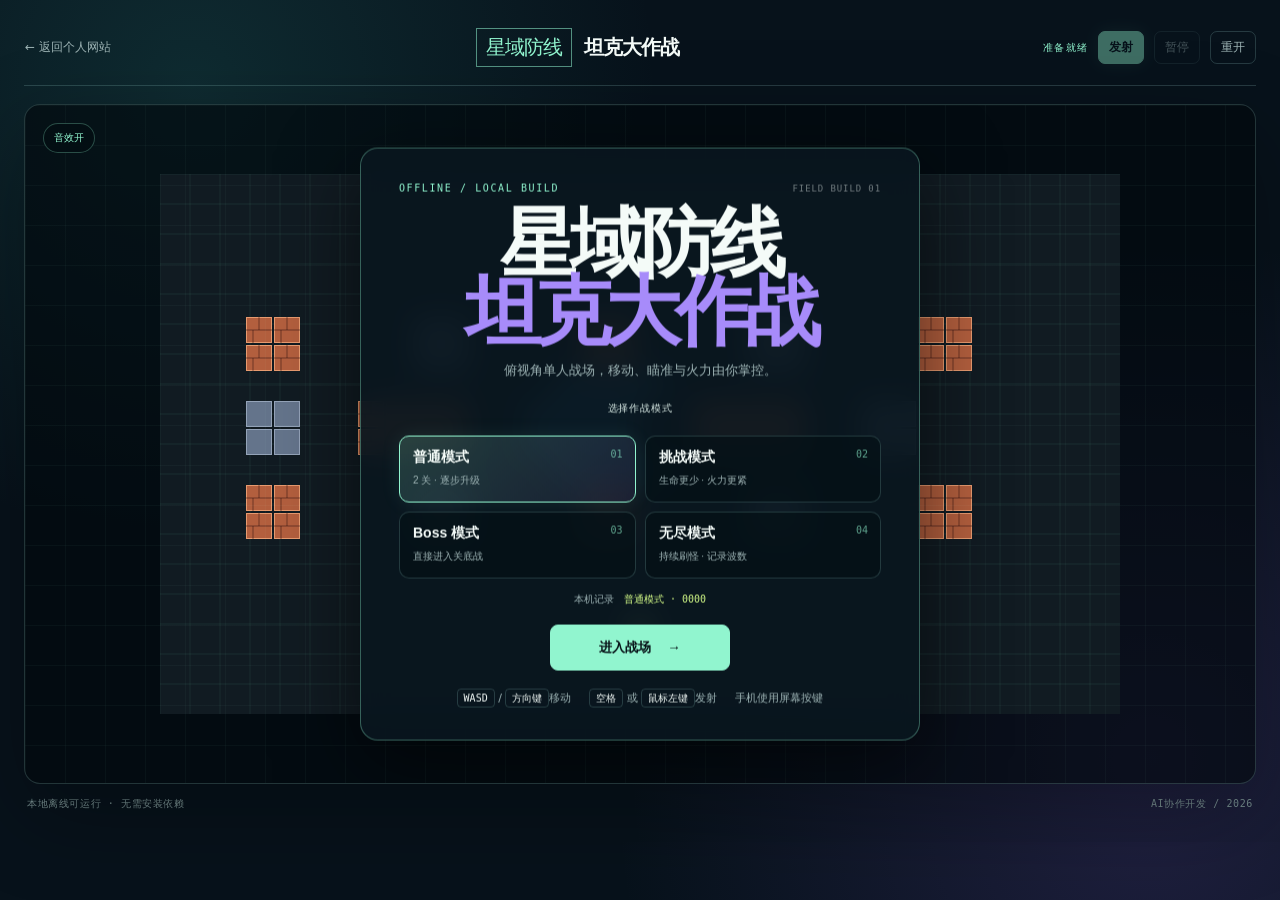
<file: tank-game/index.html>
<!doctype html>
<html lang="zh-CN">
<head>
  <meta charset="utf-8">
  <meta name="viewport" content="width=device-width, initial-scale=1, viewport-fit=cover">
  <meta name="theme-color" content="#07121b">
  <title>星域防线 · 坦克大作战</title>
  <link rel="stylesheet" href="css/style.css?v=20260921">
</head>
<body>
  <main class="game-shell">
    <header class="topbar">
      <a class="back-link" href="../index.html#work">← 返回个人网站</a>
      <div class="brand"><span>星域防线</span><strong>坦克大作战</strong></div>
      <div class="top-actions"><span id="statusText">准备就绪</span><button id="fireTopButton" class="fire-top-button" type="button" disabled>发射</button><button id="pauseButton" type="button" disabled>暂停</button><button id="resetButton" type="button">重开</button></div>
    </header>
    <section class="stage" aria-label="坦克大作战游戏区域">
      <canvas id="gameCanvas" width="960" height="540">你的浏览器不支持 Canvas，请使用新版浏览器。</canvas><button id="soundButton" class="sound-button" type="button" aria-pressed="false">音效开</button>
      <aside class="hud" aria-label="游戏数据"><div><span>关卡</span><b id="levelValue">1</b></div><div><span>生命</span><b id="healthValue">100</b></div><div><span>基地</span><b id="baseHealthValue">100</b></div><div><span>敌军</span><b id="enemyValue">0</b></div><div><span>能源</span><b id="energyValue">000</b></div><div><span>得分</span><b id="scoreValue">0000</b></div></aside>
      <div id="menuPanel" class="panel menu-panel"><div class="menu-meta"><p class="eyebrow">OFFLINE / LOCAL BUILD</p><span class="version-tag">FIELD BUILD 01</span></div><h1>星域防线<br><em>坦克大作战</em></h1><p>俯视角单人战场，移动、瞄准与火力由你掌控。</p><div class="mode-note">选择作战模式</div><div class="mode-grid" role="group" aria-label="作战模式"><button class="mode-card is-selected" type="button" data-mode="normal"><strong>普通模式</strong><small>2 关 · 逐步升级</small><span>01</span></button><button class="mode-card" type="button" data-mode="challenge"><strong>挑战模式</strong><small>生命更少 · 火力更紧</small><span>02</span></button><button class="mode-card" type="button" data-mode="boss"><strong>Boss 模式</strong><small>直接进入关底战</small><span>03</span></button><button class="mode-card" type="button" data-mode="endless"><strong>无尽模式</strong><small>持续刷怪 · 记录波数</small><span>04</span></button></div><div class="record-line"><span>本机记录</span><b id="bestRecord">普通模式 · 0000</b></div><button id="startButton" class="primary-button" type="button">进入战场 <span>→</span></button><div class="controls-hint"><span><kbd>WASD</kbd> / <kbd>方向键</kbd>移动</span><span><kbd>空格</kbd> 或 <kbd>鼠标左键</kbd>发射</span><span>手机使用屏幕按键</span></div></div>
      <div id="resultPanel" class="panel result-panel" hidden><p class="eyebrow" id="resultEyebrow">MISSION COMPLETE</p><h2 id="resultTitle">任务完成</h2><p id="resultText">你守住了基地。</p><div id="resultStats" class="result-stats" aria-label="本局统计"><span><b id="resultScore">0000</b><small>总分</small></span><span><b id="resultLevels">0 / 2</b><small id="resultLevelsLabel">完成关卡</small></span><span><b id="resultTime">00:00</b><small>用时</small></span></div><button id="resultButton" class="primary-button" type="button">再来一次 <span>↻</span></button></div>
      <div id="shopPanel" class="panel shop-panel" hidden><div class="shop-heading"><div><p class="eyebrow">FIELD SUPPLY / 战地补给</p><h2>补给站</h2></div><div class="shop-energy"><span>可用能源</span><b id="shopEnergyValue">000</b></div></div><p id="shopText" class="shop-text">选择一项强化，准备下一场战斗。</p><div class="shop-cards" role="group" aria-label="升级选项"><button class="shop-card" type="button" data-upgrade="rapid"><span class="shop-icon">↯</span><strong>快速装填</strong><small>缩短 15% 开火冷却</small><em><b data-price="rapid">100</b> 能源</em><i data-level="rapid">LV.0 / 3</i></button><button class="shop-card" type="button" data-upgrade="power"><span class="shop-icon">✦</span><strong>强化炮弹</strong><small>伤害提升 20%</small><em><b data-price="power">140</b> 能源</em><i data-level="power">LV.0 / 3</i></button><button class="shop-card" type="button" data-upgrade="armor"><span class="shop-icon">◇</span><strong>强化装甲</strong><small>生命上限提升 25</small><em><b data-price="armor">120</b> 能源</em><i data-level="armor">LV.0 / 1</i></button></div><div class="shop-footer"><span id="shopReward">本关奖励 +000 能源</span><button id="shopContinueButton" class="primary-button" type="button">进入下一关 <span>→</span></button></div></div><div class="battle-tip">移动调整朝向　·　发射：空格 / 鼠标左键　·　砖墙可破坏</div>
      <div class="touch-controls" aria-label="手机操作"><div class="dpad"><button data-key="ArrowUp" aria-label="向上">▲</button><button data-key="ArrowLeft" aria-label="向左">◀</button><span></span><button data-key="ArrowRight" aria-label="向右">▶</button><button data-key="ArrowDown" aria-label="向下">▼</button></div><div id="aimPad" class="aim-pad" role="group" tabindex="0" aria-label="拖动瞄准方向"><span class="aim-pad-label">瞄准</span><span class="aim-knob" aria-hidden="true"></span></div><button id="fireButton" class="fire-button" aria-label="发射">发射</button></div><div class="orientation-note" aria-hidden="true"><span class="orientation-icon">↻</span><strong>请横屏体验</strong><small>旋转手机后，战场会自动放大</small></div>
      <button id="landscapeButton" class="landscape-action" type="button">切换横屏</button>
    </section>
    <footer class="footer"><span>本地离线可运行 · 无需安装依赖</span><span>AI协作开发 / 2026</span></footer>
  </main>
  <script src="js/config.js"></script><script src="js/audio.js"></script><script src="js/input.js"></script><script src="js/collision.js"></script><script src="js/map.js"></script><script src="js/entities.js"></script><script src="js/game.js?v=20260921"></script><script src="js/main.js?v=20260921"></script>
</body>
</html>
</file>
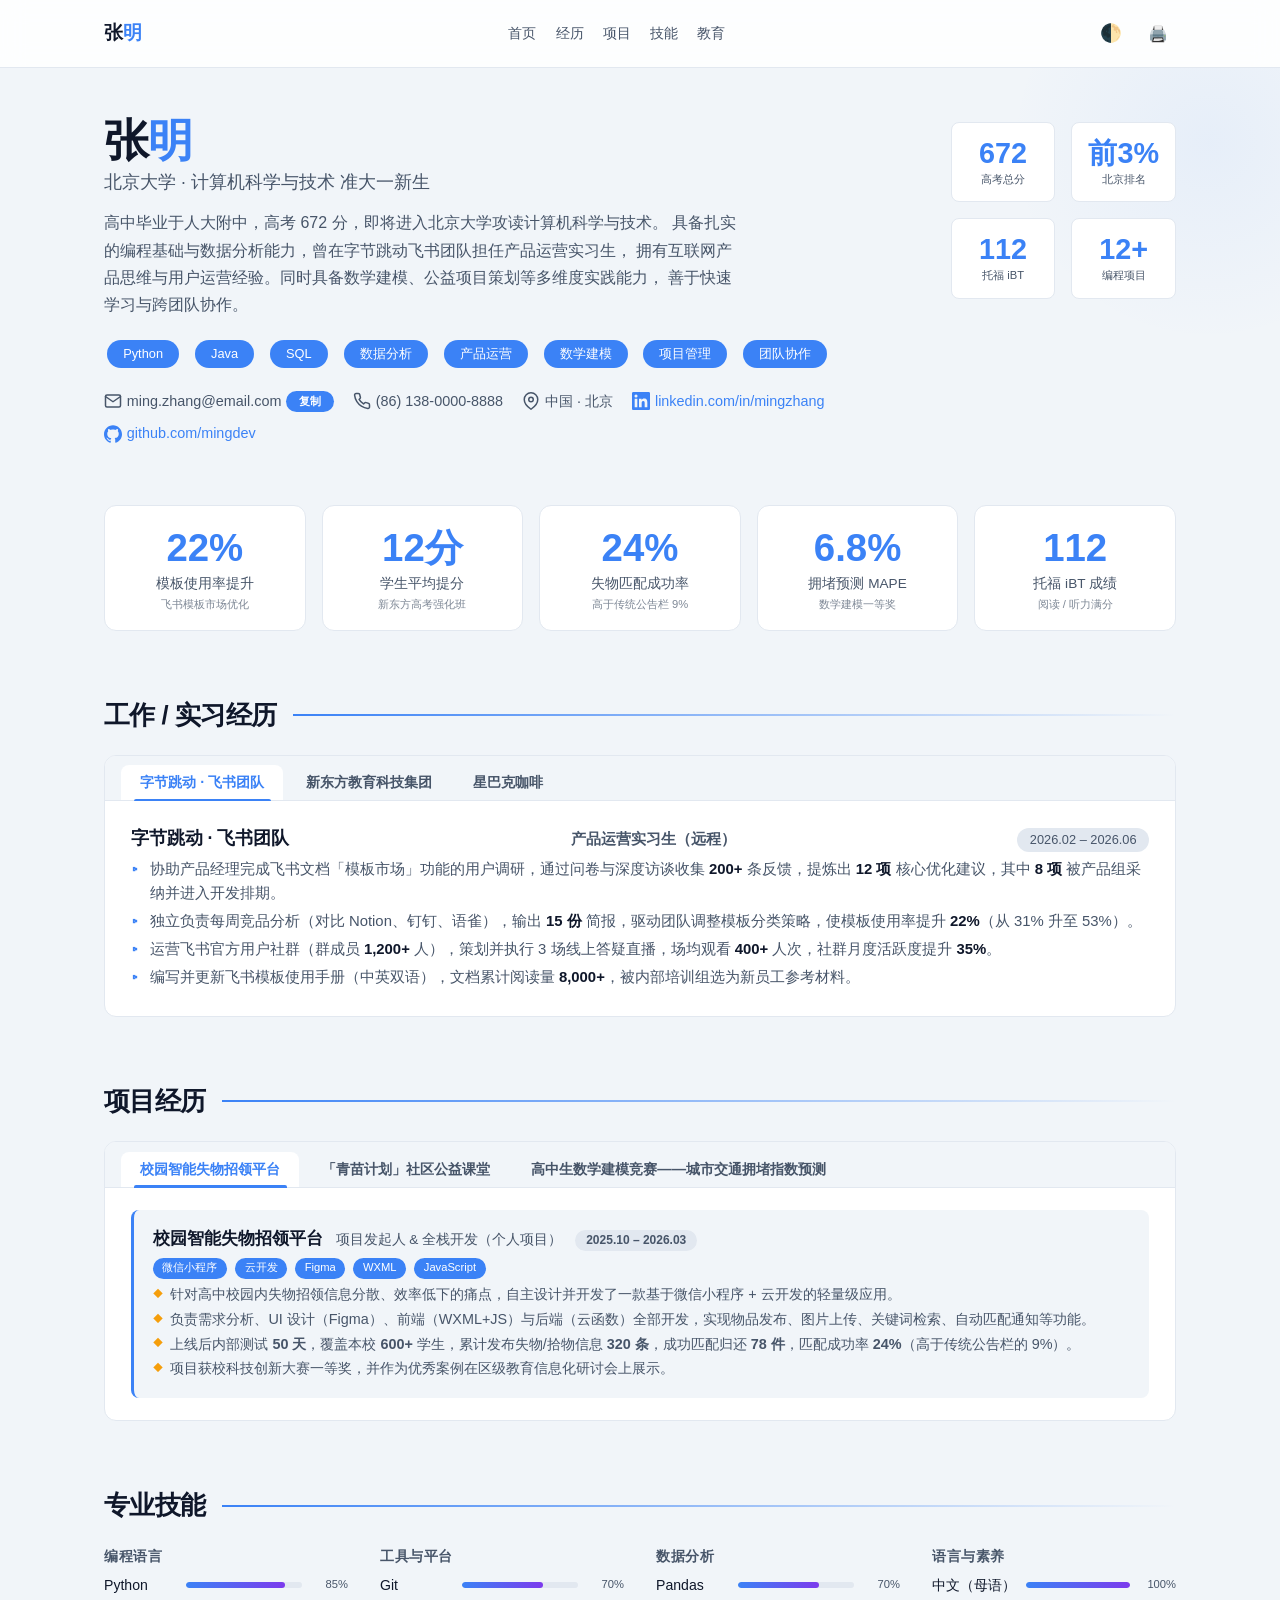
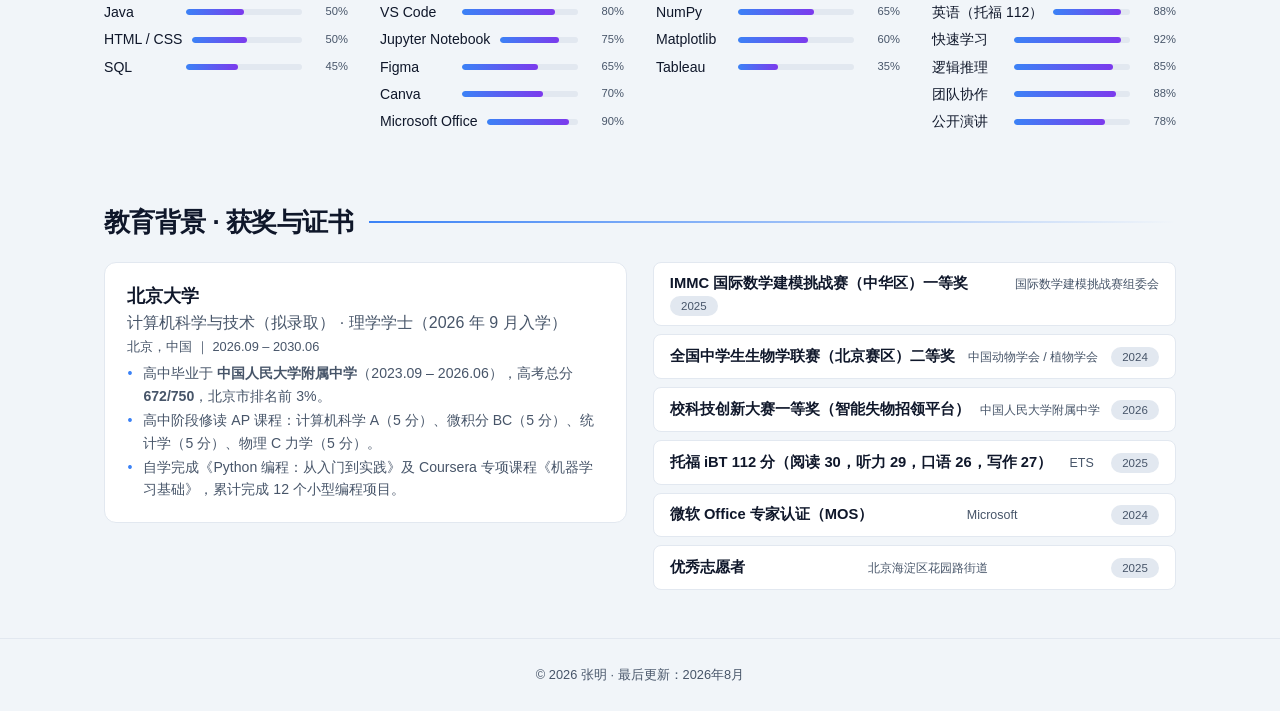
<file: plane-game/自作软件/index.html>
<!DOCTYPE html>
<html lang="zh-CN">
<head>
    <meta charset="UTF-8" />
    <meta name="viewport" content="width=device-width, initial-scale=1.0" />
    <title>张明 · 个人简历</title>
    <style>
        /* ===== CSS Variables & Reset ===== */
        *,
        *::before,
        *::after {
            margin: 0;
            padding: 0;
            box-sizing: border-box;
        }

        :root {
            --color-primary: #1e293b;
            --color-primary-light: #334155;
            --color-accent: #3b82f6;
            --color-accent-hover: #2563eb;
            --color-gold: #f59e0b;
            --color-bg: #f1f5f9;
            --color-card: #ffffff;
            --color-text: #0f172a;
            --color-text-secondary: #475569;
            --color-border: #e2e8f0;
            --color-shadow: rgba(15, 23, 42, 0.08);
            --color-shadow-hover: rgba(15, 23, 42, 0.16);
            --radius: 12px;
            --radius-sm: 8px;
            --transition: 0.2s ease;
            --font: -apple-system, BlinkMacSystemFont, "Segoe UI", Roboto, "Helvetica Neue", Arial, "Noto Sans SC", sans-serif;
            --max-width: 1120px;
            --nav-height: 68px;
        }

        [data-theme="dark"] {
            --color-primary: #f1f5f9;
            --color-primary-light: #cbd5e1;
            --color-bg: #0f172a;
            --color-card: #1e293b;
            --color-text: #f1f5f9;
            --color-text-secondary: #94a3b8;
            --color-border: #334155;
            --color-shadow: rgba(0, 0, 0, 0.3);
            --color-shadow-hover: rgba(0, 0, 0, 0.5);
        }

        html {
            scroll-behavior: smooth;
        }

        body {
            font-family: var(--font);
            background: var(--color-bg);
            color: var(--color-text);
            line-height: 1.6;
            transition: background var(--transition), color var(--transition);
            padding-top: var(--nav-height);
        }

        a {
            color: var(--color-accent);
            text-decoration: none;
        }
        a:hover {
            color: var(--color-accent-hover);
        }

        /* ===== Utilities ===== */
        .container {
            max-width: var(--max-width);
            margin: 0 auto;
            padding: 0 24px;
        }

        .section-title {
            font-size: 1.6rem;
            font-weight: 700;
            letter-spacing: -0.02em;
            margin-bottom: 1.2rem;
            display: flex;
            align-items: center;
            gap: 0.6rem;
        }
        .section-title::after {
            content: '';
            flex: 1;
            height: 2px;
            background: linear-gradient(90deg, var(--color-accent), transparent);
            margin-left: 0.4rem;
        }

        .badge {
            display: inline-block;
            background: var(--color-accent);
            color: #fff;
            font-size: 0.7rem;
            font-weight: 600;
            padding: 0.2rem 0.7rem;
            border-radius: 20px;
            letter-spacing: 0.02em;
        }

        .tag {
            display: inline-block;
            background: var(--color-border);
            color: var(--color-text-secondary);
            font-size: 0.75rem;
            padding: 0.2rem 0.8rem;
            border-radius: 20px;
            margin: 0.15rem 0.2rem;
            transition: background var(--transition), color var(--transition);
        }
        [data-theme="dark"] .tag {
            background: #334155;
            color: #cbd5e1;
        }

        .highlight-number {
            font-size: 2.2rem;
            font-weight: 800;
            color: var(--color-accent);
            line-height: 1.2;
        }

        /* ===== Navigation ===== */
        .navbar {
            position: fixed;
            top: 0;
            left: 0;
            right: 0;
            height: var(--nav-height);
            background: var(--color-card);
            border-bottom: 1px solid var(--color-border);
            backdrop-filter: blur(12px);
            -webkit-backdrop-filter: blur(12px);
            background: rgba(255, 255, 255, 0.85);
            z-index: 1000;
            display: flex;
            align-items: center;
            transition: background var(--transition), border-color var(--transition);
        }
        [data-theme="dark"] .navbar {
            background: rgba(15, 23, 42, 0.92);
            border-color: #334155;
        }

        .navbar .container {
            display: flex;
            align-items: center;
            justify-content: space-between;
            width: 100%;
        }

        .nav-brand {
            font-weight: 700;
            font-size: 1.2rem;
            color: var(--color-text);
            letter-spacing: -0.02em;
        }
        .nav-brand span {
            color: var(--color-accent);
        }

        .nav-links {
            display: flex;
            gap: 0.6rem 1.2rem;
            flex-wrap: wrap;
            align-items: center;
            list-style: none;
            font-size: 0.9rem;
        }
        .nav-links a {
            color: var(--color-text-secondary);
            font-weight: 500;
            transition: color var(--transition);
            position: relative;
        }
        .nav-links a:hover {
            color: var(--color-accent);
        }
        .nav-links a::after {
            content: '';
            position: absolute;
            bottom: -4px;
            left: 0;
            width: 0;
            height: 2px;
            background: var(--color-accent);
            transition: width var(--transition);
        }
        .nav-links a:hover::after {
            width: 100%;
        }

        .nav-actions {
            display: flex;
            align-items: center;
            gap: 0.6rem;
        }

        .nav-actions button {
            background: none;
            border: none;
            cursor: pointer;
            font-size: 1.1rem;
            padding: 0.3rem 0.5rem;
            border-radius: var(--radius-sm);
            color: var(--color-text-secondary);
            transition: background var(--transition), color var(--transition);
            display: flex;
            align-items: center;
            justify-content: center;
        }
        .nav-actions button:hover {
            background: var(--color-border);
            color: var(--color-text);
        }
        [data-theme="dark"] .nav-actions button:hover {
            background: #334155;
        }

        .nav-actions .print-btn {
            font-size: 1rem;
        }

        /* ===== Hero ===== */
        .hero {
            padding: 3rem 0 2.5rem;
            position: relative;
            overflow: hidden;
        }
        .hero::before {
            content: '';
            position: absolute;
            top: -30%;
            right: -10%;
            width: 400px;
            height: 400px;
            background: radial-gradient(circle, rgba(59, 130, 246, 0.06), transparent 70%);
            border-radius: 50%;
            pointer-events: none;
        }
        .hero .container {
            position: relative;
            z-index: 1;
        }

        .hero-grid {
            display: grid;
            grid-template-columns: 1fr auto;
            gap: 2rem;
            align-items: start;
        }

        .hero-main h1 {
            font-size: 2.8rem;
            font-weight: 800;
            letter-spacing: -0.03em;
            line-height: 1.1;
            margin-bottom: 0.2rem;
        }
        .hero-main h1 span {
            color: var(--color-accent);
        }

        .hero-subtitle {
            font-size: 1.1rem;
            font-weight: 500;
            color: var(--color-text-secondary);
            margin-bottom: 0.8rem;
        }

        .hero-summary {
            max-width: 640px;
            color: var(--color-text-secondary);
            font-size: 1rem;
            margin-bottom: 1.2rem;
            line-height: 1.7;
        }

        .hero-tags {
            display: flex;
            flex-wrap: wrap;
            gap: 0.4rem 0.6rem;
            margin-bottom: 1.2rem;
        }
        .hero-tags .tag {
            font-size: 0.8rem;
            padding: 0.25rem 1rem;
            background: var(--color-accent);
            color: #fff;
            border-radius: 20px;
            font-weight: 500;
        }
        [data-theme="dark"] .hero-tags .tag {
            background: #2563eb;
            color: #fff;
        }

        .hero-contact {
            display: flex;
            flex-wrap: wrap;
            gap: 0.6rem 1.2rem;
            align-items: center;
        }
        .hero-contact .contact-item {
            display: flex;
            align-items: center;
            gap: 0.3rem;
            font-size: 0.9rem;
            color: var(--color-text-secondary);
        }
        .hero-contact .contact-item svg {
            width: 18px;
            height: 18px;
            flex-shrink: 0;
        }

        .btn-primary {
            display: inline-flex;
            align-items: center;
            gap: 0.4rem;
            background: var(--color-accent);
            color: #fff;
            border: none;
            padding: 0.5rem 1.4rem;
            border-radius: 30px;
            font-weight: 600;
            font-size: 0.9rem;
            cursor: pointer;
            transition: background var(--transition), transform 0.15s;
        }
        .btn-primary:hover {
            background: var(--color-accent-hover);
            transform: translateY(-1px);
        }
        .btn-primary:active {
            transform: scale(0.97);
        }

        .btn-outline {
            display: inline-flex;
            align-items: center;
            gap: 0.4rem;
            background: transparent;
            color: var(--color-text-secondary);
            border: 1.5px solid var(--color-border);
            padding: 0.5rem 1.4rem;
            border-radius: 30px;
            font-weight: 500;
            font-size: 0.9rem;
            cursor: pointer;
            transition: all var(--transition);
        }
        .btn-outline:hover {
            border-color: var(--color-accent);
            color: var(--color-accent);
            background: rgba(59, 130, 246, 0.06);
        }

        .hero-stats {
            display: grid;
            grid-template-columns: repeat(2, 1fr);
            gap: 1rem;
            min-width: 160px;
            padding-top: 0.4rem;
        }
        .hero-stat-item {
            background: var(--color-card);
            padding: 0.8rem 1rem;
            border-radius: var(--radius-sm);
            border: 1px solid var(--color-border);
            text-align: center;
            transition: all var(--transition);
        }
        .hero-stat-item .number {
            font-size: 1.8rem;
            font-weight: 800;
            color: var(--color-accent);
            line-height: 1.2;
        }
        .hero-stat-item .label {
            font-size: 0.7rem;
            color: var(--color-text-secondary);
            font-weight: 500;
        }

        /* ===== Highlights ===== */
        .highlights {
            padding: 1.2rem 0 2rem;
        }
        .highlights-grid {
            display: grid;
            grid-template-columns: repeat(auto-fit, minmax(180px, 1fr));
            gap: 1rem;
        }
        .highlight-card {
            background: var(--color-card);
            border: 1px solid var(--color-border);
            border-radius: var(--radius);
            padding: 1.2rem 1.2rem 1rem;
            text-align: center;
            transition: all var(--transition);
        }
        .highlight-card:hover {
            transform: translateY(-4px);
            box-shadow: 0 12px 28px var(--color-shadow-hover);
            border-color: var(--color-accent);
        }
        .highlight-card .number {
            font-size: 2.4rem;
            font-weight: 800;
            color: var(--color-accent);
            line-height: 1.2;
        }
        .highlight-card .desc {
            font-size: 0.85rem;
            color: var(--color-text-secondary);
            font-weight: 500;
            margin-top: 0.1rem;
        }
        .highlight-card .sub {
            font-size: 0.7rem;
            color: var(--color-text-secondary);
            opacity: 0.7;
            margin-top: 0.1rem;
        }

        /* ===== Section Base ===== */
        section {
            padding: 2rem 0;
            scroll-margin-top: var(--nav-height);
        }

        /* ===== Tabs ===== */
        .tabs-container {
            background: var(--color-card);
            border-radius: var(--radius);
            border: 1px solid var(--color-border);
            overflow: hidden;
            transition: background var(--transition), border-color var(--transition);
        }

        .tabs-header {
            display: flex;
            flex-wrap: wrap;
            gap: 0.2rem;
            padding: 0.6rem 1rem 0;
            border-bottom: 1px solid var(--color-border);
            background: var(--color-bg);
            transition: background var(--transition);
        }
        [data-theme="dark"] .tabs-header {
            background: #0f172a;
        }

        .tabs-header button {
            background: none;
            border: none;
            padding: 0.5rem 1.2rem;
            font-size: 0.9rem;
            font-weight: 600;
            color: var(--color-text-secondary);
            border-radius: var(--radius-sm) var(--radius-sm) 0 0;
            cursor: pointer;
            transition: all var(--transition);
            position: relative;
            font-family: var(--font);
        }
        .tabs-header button:hover {
            color: var(--color-text);
            background: rgba(59, 130, 246, 0.06);
        }
        .tabs-header button[aria-selected="true"] {
            color: var(--color-accent);
            background: var(--color-card);
        }
        .tabs-header button[aria-selected="true"]::after {
            content: '';
            position: absolute;
            bottom: -1px;
            left: 0.8rem;
            right: 0.8rem;
            height: 2.5px;
            background: var(--color-accent);
            border-radius: 2px 2px 0 0;
        }
        [data-theme="dark"] .tabs-header button[aria-selected="true"] {
            background: var(--color-card);
        }

        .tabs-panel {
            padding: 1.4rem 1.6rem;
            display: none;
            animation: fadeIn 0.25s ease;
        }
        .tabs-panel[role="tabpanel"] {
            display: none;
        }
        .tabs-panel.is-active {
            display: block;
        }

        @keyframes fadeIn {
            from {
                opacity: 0;
                transform: translateY(6px);
            }
            to {
                opacity: 1;
                transform: translateY(0);
            }
        }

        /* ===== Experience Items ===== */
        .exp-item {
            margin-bottom: 1.6rem;
        }
        .exp-item:last-child {
            margin-bottom: 0;
        }

        .exp-header {
            display: flex;
            flex-wrap: wrap;
            align-items: baseline;
            justify-content: space-between;
            margin-bottom: 0.3rem;
        }
        .exp-header .exp-company {
            font-weight: 700;
            font-size: 1.1rem;
        }
        .exp-header .exp-role {
            font-weight: 600;
            color: var(--color-text-secondary);
            font-size: 0.95rem;
        }
        .exp-header .exp-date {
            font-size: 0.8rem;
            color: var(--color-text-secondary);
            font-weight: 500;
            background: var(--color-border);
            padding: 0.1rem 0.8rem;
            border-radius: 20px;
        }
        [data-theme="dark"] .exp-header .exp-date {
            background: #334155;
        }

        .exp-details {
            list-style: none;
            padding-left: 0;
            margin-top: 0.4rem;
        }
        .exp-details li {
            position: relative;
            padding-left: 1.2rem;
            margin-bottom: 0.25rem;
            font-size: 0.93rem;
            color: var(--color-text-secondary);
            line-height: 1.6;
        }
        .exp-details li::before {
            content: '▹';
            position: absolute;
            left: 0;
            color: var(--color-accent);
            font-weight: 700;
        }
        .exp-details li strong {
            color: var(--color-text);
            font-weight: 600;
        }
        [data-theme="dark"] .exp-details li strong {
            color: #f1f5f9;
        }

        /* ===== Project Cards (inside tabs) ===== */
        .project-card {
            background: var(--color-bg);
            border-radius: var(--radius-sm);
            padding: 1rem 1.2rem;
            margin-bottom: 1rem;
            border-left: 3px solid var(--color-accent);
            transition: all var(--transition);
        }
        .project-card:last-child {
            margin-bottom: 0;
        }
        .project-card:hover {
            background: var(--color-border);
        }
        [data-theme="dark"] .project-card {
            background: #0f172a;
        }
        [data-theme="dark"] .project-card:hover {
            background: #1e293b;
        }

        .project-card .proj-title {
            font-weight: 700;
            font-size: 1.05rem;
            display: flex;
            flex-wrap: wrap;
            align-items: baseline;
            gap: 0.4rem 0.8rem;
        }
        .project-card .proj-title .proj-role {
            font-weight: 500;
            color: var(--color-text-secondary);
            font-size: 0.85rem;
        }
        .project-card .proj-title .proj-date {
            font-size: 0.75rem;
            color: var(--color-text-secondary);
            background: var(--color-border);
            padding: 0.05rem 0.7rem;
            border-radius: 20px;
        }
        [data-theme="dark"] .project-card .proj-title .proj-date {
            background: #334155;
        }

        .project-card .proj-tech {
            display: flex;
            flex-wrap: wrap;
            gap: 0.3rem 0.5rem;
            margin: 0.3rem 0 0.3rem;
        }
        .project-card .proj-tech .tech-tag {
            font-size: 0.7rem;
            background: var(--color-accent);
            color: #fff;
            padding: 0.1rem 0.6rem;
            border-radius: 12px;
            font-weight: 500;
        }

        .project-card .proj-details {
            list-style: none;
            padding-left: 0;
            margin-top: 0.2rem;
        }
        .project-card .proj-details li {
            position: relative;
            padding-left: 1.1rem;
            font-size: 0.9rem;
            color: var(--color-text-secondary);
            line-height: 1.6;
            margin-bottom: 0.1rem;
        }
        .project-card .proj-details li::before {
            content: '◆';
            position: absolute;
            left: 0;
            color: var(--color-gold);
            font-size: 0.6rem;
            top: 0.15rem;
        }

        /* ===== Skills Matrix ===== */
        .skills-grid {
            display: grid;
            grid-template-columns: repeat(auto-fit, minmax(240px, 1fr));
            gap: 1.2rem 2rem;
        }
        .skill-category h4 {
            font-size: 0.85rem;
            font-weight: 700;
            color: var(--color-text-secondary);
            text-transform: uppercase;
            letter-spacing: 0.04em;
            margin-bottom: 0.4rem;
        }
        .skill-row {
            display: flex;
            align-items: center;
            gap: 0.6rem;
            margin-bottom: 0.3rem;
        }
        .skill-row .skill-name {
            font-size: 0.88rem;
            font-weight: 500;
            min-width: 72px;
            color: var(--color-text);
        }
        .skill-row .skill-bar {
            flex: 1;
            height: 6px;
            background: var(--color-border);
            border-radius: 4px;
            overflow: hidden;
        }
        .skill-row .skill-bar .fill {
            height: 100%;
            border-radius: 4px;
            background: linear-gradient(90deg, var(--color-accent), #7c3aed);
            transition: width 0.6s ease;
            width: 0;
        }
        .skill-row .skill-level {
            font-size: 0.7rem;
            color: var(--color-text-secondary);
            font-weight: 500;
            min-width: 36px;
            text-align: right;
        }

        /* ===== Education & Awards ===== */
        .edu-awards-grid {
            display: grid;
            grid-template-columns: 1fr 1fr;
            gap: 1.6rem;
        }
        @media (max-width: 700px) {
            .edu-awards-grid {
                grid-template-columns: 1fr;
                gap: 1.2rem;
            }
        }

        .edu-item {
            background: var(--color-card);
            border: 1px solid var(--color-border);
            border-radius: var(--radius);
            padding: 1.2rem 1.4rem;
            transition: all var(--transition);
        }
        .edu-item:hover {
            box-shadow: 0 4px 16px var(--color-shadow);
        }
        .edu-item .edu-school {
            font-weight: 700;
            font-size: 1.1rem;
        }
        .edu-item .edu-major {
            font-weight: 500;
            color: var(--color-text-secondary);
        }
        .edu-item .edu-meta {
            font-size: 0.8rem;
            color: var(--color-text-secondary);
            margin: 0.1rem 0 0.3rem;
        }
        .edu-item .edu-details {
            list-style: none;
            padding-left: 0;
            font-size: 0.88rem;
            color: var(--color-text-secondary);
        }
        .edu-item .edu-details li {
            position: relative;
            padding-left: 1rem;
            margin-bottom: 0.1rem;
        }
        .edu-item .edu-details li::before {
            content: '•';
            position: absolute;
            left: 0;
            color: var(--color-accent);
        }

        .awards-list {
            display: flex;
            flex-direction: column;
            gap: 0.5rem;
        }
        .award-item {
            background: var(--color-card);
            border: 1px solid var(--color-border);
            border-radius: var(--radius-sm);
            padding: 0.6rem 1rem;
            display: flex;
            flex-wrap: wrap;
            align-items: baseline;
            justify-content: space-between;
            transition: all var(--transition);
        }
        .award-item:hover {
            border-color: var(--color-accent);
        }
        .award-item .award-name {
            font-weight: 600;
            font-size: 0.92rem;
        }
        .award-item .award-issuer {
            font-size: 0.78rem;
            color: var(--color-text-secondary);
        }
        .award-item .award-date {
            font-size: 0.72rem;
            color: var(--color-text-secondary);
            background: var(--color-border);
            padding: 0.05rem 0.7rem;
            border-radius: 20px;
        }
        [data-theme="dark"] .award-item .award-date {
            background: #334155;
        }

        /* ===== Footer ===== */
        .footer {
            padding: 1.6rem 0;
            border-top: 1px solid var(--color-border);
            text-align: center;
            font-size: 0.8rem;
            color: var(--color-text-secondary);
            margin-top: 1rem;
        }

        /* ===== Back to Top ===== */
        .back-top {
            position: fixed;
            bottom: 28px;
            right: 28px;
            width: 44px;
            height: 44px;
            border-radius: 50%;
            background: var(--color-accent);
            color: #fff;
            border: none;
            font-size: 1.2rem;
            cursor: pointer;
            box-shadow: 0 4px 16px rgba(59, 130, 246, 0.35);
            transition: all var(--transition);
            opacity: 0;
            pointer-events: none;
            transform: translateY(10px);
            z-index: 500;
            display: flex;
            align-items: center;
            justify-content: center;
        }
        .back-top.visible {
            opacity: 1;
            pointer-events: auto;
            transform: translateY(0);
        }
        .back-top:hover {
            background: var(--color-accent-hover);
            transform: translateY(-2px);
            box-shadow: 0 6px 24px rgba(59, 130, 246, 0.45);
        }

        /* ===== Toast ===== */
        .toast {
            position: fixed;
            bottom: 80px;
            left: 50%;
            transform: translateX(-50%) translateY(10px);
            background: var(--color-text);
            color: var(--color-bg);
            padding: 0.5rem 1.6rem;
            border-radius: 30px;
            font-size: 0.85rem;
            font-weight: 500;
            box-shadow: 0 8px 32px rgba(0, 0, 0, 0.2);
            opacity: 0;
            pointer-events: none;
            transition: all 0.3s ease;
            z-index: 2000;
        }
        .toast.show {
            opacity: 1;
            transform: translateX(-50%) translateY(0);
        }
        [data-theme="dark"] .toast {
            background: #f1f5f9;
            color: #0f172a;
        }

        /* ===== Print Styles ===== */
        @media print {
            body {
                background: #fff !important;
                color: #0f172a !important;
                padding-top: 0 !important;
                font-size: 11px;
            }
            .navbar,
            .back-top,
            .nav-actions,
            .no-print {
                display: none !important;
            }
            .container {
                max-width: 100% !important;
                padding: 0 16px !important;
            }
            .hero {
                padding: 1rem 0 0.5rem !important;
            }
            .hero::before {
                display: none !important;
            }
            .hero-grid {
                display: block !important;
            }
            .hero-stats {
                display: none !important;
            }
            .highlight-card:hover,
            .project-card:hover,
            .edu-item:hover,
            .award-item:hover {
                transform: none !important;
                box-shadow: none !important;
            }
            .tabs-container {
                border: 1px solid #ddd !important;
                border-radius: 4px !important;
                background: #fff !important;
            }
            .tabs-header {
                background: #f5f5f5 !important;
                border-bottom: 1px solid #ddd !important;
            }
            .tabs-header button {
                color: #333 !important;
                background: transparent !important;
                padding: 0.3rem 1rem !important;
            }
            .tabs-header button[aria-selected="true"] {
                color: #2563eb !important;
                background: #fff !important;
            }
            .tabs-header button[aria-selected="true"]::after {
                display: none !important;
            }
            .tabs-panel {
                padding: 0.8rem 1rem !important;
                display: block !important;
            }
            .tabs-panel:not(.is-active) {
                display: none !important;
            }
            .tabs-panel.is-active {
                display: block !important;
            }
            .exp-header .exp-date {
                background: #eee !important;
                color: #555 !important;
            }
            .project-card .proj-title .proj-date {
                background: #eee !important;
                color: #555 !important;
            }
            .award-item .award-date {
                background: #eee !important;
                color: #555 !important;
            }
            .skill-row .skill-bar .fill {
                background: #2563eb !important;
            }
            .section-title::after {
                background: #2563eb !important;
            }
            .footer {
                border-top: 1px solid #ddd !important;
                margin-top: 0.5rem !important;
                padding: 0.8rem 0 !important;
            }
            .hero-tags .tag {
                background: #2563eb !important;
                color: #fff !important;
            }
            .badge {
                background: #2563eb !important;
                color: #fff !important;
            }
            .btn-primary,
            .btn-outline {
                display: none !important;
            }
            .project-card {
                background: #f9f9f9 !important;
                border-left-color: #2563eb !important;
            }
            .edu-item {
                background: #f9f9f9 !important;
                border: 1px solid #ddd !important;
            }
            .award-item {
                background: #f9f9f9 !important;
                border: 1px solid #ddd !important;
            }
            .highlight-card {
                background: #f9f9f9 !important;
                border: 1px solid #ddd !important;
            }
            .highlight-card .number {
                color: #2563eb !important;
            }
            .hero-stat-item {
                background: #f9f9f9 !important;
                border: 1px solid #ddd !important;
            }
            .hero-stat-item .number {
                color: #2563eb !important;
            }
            .exp-details li::before {
                color: #2563eb !important;
            }
            .project-card .proj-details li::before {
                color: #f59e0b !important;
            }
            .edu-item .edu-details li::before {
                color: #2563eb !important;
            }
            .project-card .proj-tech .tech-tag {
                background: #2563eb !important;
                color: #fff !important;
            }
            .hero-summary {
                color: #333 !important;
            }
            .hero-subtitle {
                color: #555 !important;
            }
            .hero-contact .contact-item {
                color: #555 !important;
            }
            .exp-details li {
                color: #333 !important;
            }
            .exp-details li strong {
                color: #0f172a !important;
            }
            .project-card .proj-details li {
                color: #333 !important;
            }
            .skill-row .skill-name {
                color: #0f172a !important;
            }
            .skill-row .skill-level {
                color: #555 !important;
            }
            .edu-item .edu-major {
                color: #555 !important;
            }
            .edu-item .edu-meta {
                color: #555 !important;
            }
            .edu-item .edu-details {
                color: #333 !important;
            }
            .award-item .award-issuer {
                color: #555 !important;
            }
            .award-item .award-date {
                color: #555 !important;
            }
            .section-title {
                color: #0f172a !important;
            }
            .hero-main h1 {
                color: #0f172a !important;
            }
            .hero-main h1 span {
                color: #2563eb !important;
            }
            .tag {
                background: #eee !important;
                color: #555 !important;
            }
            [data-theme="dark"] .tag {
                background: #eee !important;
                color: #555 !important;
            }
            .tabs-header button[aria-selected="true"] {
                color: #2563eb !important;
            }
            .tabs-header button:hover {
                background: transparent !important;
            }
            .tabs-panel.is-active {
                animation: none !important;
            }
            .highlight-card:hover {
                transform: none !important;
            }
            .project-card:hover {
                background: #f9f9f9 !important;
            }
            .edu-item:hover {
                box-shadow: none !important;
            }
            .award-item:hover {
                border-color: #ddd !important;
            }
            .nav-links {
                display: none !important;
            }
            .nav-brand {
                font-size: 1rem !important;
            }
            .navbar {
                border-bottom: 1px solid #ddd !important;
                background: #fff !important;
                position: static !important;
                height: auto !important;
                padding: 0.4rem 0 !important;
            }
            .navbar .container {
                justify-content: center !important;
            }
            .hero-stats {
                display: none !important;
            }
            .hero-contact .contact-item {
                font-size: 0.8rem !important;
            }
            .btn-primary {
                display: none !important;
            }
            .btn-outline {
                display: none !important;
            }
            .highlights-grid {
                grid-template-columns: repeat(4, 1fr) !important;
                gap: 0.6rem !important;
            }
            .highlight-card {
                padding: 0.6rem !important;
            }
            .highlight-card .number {
                font-size: 1.6rem !important;
            }
            .highlight-card .desc {
                font-size: 0.7rem !important;
            }
            .highlight-card .sub {
                font-size: 0.6rem !important;
            }
            .hero {
                padding-bottom: 0.5rem !important;
            }
            .hero-main h1 {
                font-size: 2rem !important;
            }
            .hero-summary {
                font-size: 0.85rem !important;
            }
            .hero-tags .tag {
                font-size: 0.65rem !important;
                padding: 0.1rem 0.7rem !important;
            }
            .hero-contact .contact-item {
                font-size: 0.75rem !important;
            }
            .hero-contact .contact-item svg {
                width: 14px !important;
                height: 14px !important;
            }
            .section-title {
                font-size: 1.2rem !important;
            }
            .exp-header .exp-company {
                font-size: 0.95rem !important;
            }
            .exp-header .exp-role {
                font-size: 0.8rem !important;
            }
            .exp-header .exp-date {
                font-size: 0.65rem !important;
                padding: 0.05rem 0.6rem !important;
            }
            .exp-details li {
                font-size: 0.8rem !important;
            }
            .project-card .proj-title {
                font-size: 0.9rem !important;
            }
            .project-card .proj-details li {
                font-size: 0.78rem !important;
            }
            .project-card .proj-tech .tech-tag {
                font-size: 0.6rem !important;
            }
            .skill-row .skill-name {
                font-size: 0.78rem !important;
                min-width: 60px !important;
            }
            .skill-row .skill-level {
                font-size: 0.6rem !important;
                min-width: 28px !important;
            }
            .skill-row .skill-bar {
                height: 4px !important;
            }
            .edu-item .edu-school {
                font-size: 0.95rem !important;
            }
            .edu-item .edu-major {
                font-size: 0.8rem !important;
            }
            .edu-item .edu-meta {
                font-size: 0.7rem !important;
            }
            .edu-item .edu-details {
                font-size: 0.78rem !important;
            }
            .award-item .award-name {
                font-size: 0.82rem !important;
            }
            .award-item .award-issuer {
                font-size: 0.7rem !important;
            }
            .award-item .award-date {
                font-size: 0.65rem !important;
            }
            .footer {
                font-size: 0.65rem !important;
            }
            .hero-stats {
                display: none !important;
            }
            .hero-grid {
                display: block !important;
            }
            .hero-contact {
                gap: 0.4rem 0.8rem !important;
            }
            .hero-tags {
                gap: 0.2rem 0.4rem !important;
            }
            .tabs-header button {
                font-size: 0.75rem !important;
                padding: 0.2rem 0.8rem !important;
            }
            .tabs-panel {
                padding: 0.6rem 0.8rem !important;
            }
            .project-card {
                padding: 0.6rem 0.8rem !important;
                margin-bottom: 0.5rem !important;
            }
            .edu-item {
                padding: 0.8rem 1rem !important;
            }
            .award-item {
                padding: 0.4rem 0.8rem !important;
            }
            .highlight-card {
                padding: 0.6rem !important;
            }
            .hero-main h1 {
                font-size: 1.8rem !important;
            }
            .hero-subtitle {
                font-size: 0.9rem !important;
            }
            .hero-summary {
                font-size: 0.8rem !important;
            }
            .hero-tags .tag {
                font-size: 0.6rem !important;
                padding: 0.05rem 0.6rem !important;
            }
            .hero-contact .contact-item {
                font-size: 0.7rem !important;
            }
            .hero-contact .contact-item svg {
                width: 12px !important;
                height: 12px !important;
            }
            .btn-primary,
            .btn-outline {
                display: none !important;
            }
            .highlights-grid {
                grid-template-columns: repeat(4, 1fr) !important;
                gap: 0.4rem !important;
            }
            .highlight-card .number {
                font-size: 1.4rem !important;
            }
            .highlight-card .desc {
                font-size: 0.65rem !important;
            }
            .highlight-card .sub {
                font-size: 0.55rem !important;
            }
            section {
                padding: 1rem 0 !important;
                scroll-margin-top: 0 !important;
            }
            .hero {
                padding: 0.5rem 0 0.2rem !important;
            }
            .highlights {
                padding: 0.5rem 0 0.8rem !important;
            }
            .hero-stats {
                display: none !important;
            }
            .hero-grid {
                display: block !important;
            }
            .edu-awards-grid {
                grid-template-columns: 1fr 1fr !important;
                gap: 0.8rem !important;
            }
            .skills-grid {
                grid-template-columns: repeat(2, 1fr) !important;
                gap: 0.8rem !important;
            }
            .tabs-header button[aria-selected="true"]::after {
                display: none !important;
            }
        }

        /* ===== Responsive ===== */
        @media (max-width: 860px) {
            .hero-grid {
                grid-template-columns: 1fr;
                gap: 1.2rem;
            }
            .hero-stats {
                grid-template-columns: repeat(4, 1fr);
                min-width: unset;
                width: 100%;
            }
            .hero-main h1 {
                font-size: 2.2rem;
            }
            .nav-links {
                gap: 0.4rem 0.8rem;
                font-size: 0.8rem;
            }
            .nav-links a::after {
                display: none;
            }
            .edu-awards-grid {
                grid-template-columns: 1fr;
            }
        }

        @media (max-width: 580px) {
            .container {
                padding: 0 16px;
            }
            .navbar .container {
                flex-wrap: wrap;
                gap: 0.2rem;
                padding: 0 12px;
            }
            .nav-brand {
                font-size: 1rem;
            }
            .nav-links {
                gap: 0.2rem 0.6rem;
                font-size: 0.7rem;
            }
            .nav-actions button {
                font-size: 0.9rem;
                padding: 0.2rem 0.3rem;
            }
            .hero-main h1 {
                font-size: 1.8rem;
            }
            .hero-stats {
                grid-template-columns: repeat(2, 1fr);
                gap: 0.6rem;
            }
            .hero-stat-item {
                padding: 0.4rem 0.6rem;
            }
            .hero-stat-item .number {
                font-size: 1.4rem;
            }
            .hero-stat-item .label {
                font-size: 0.6rem;
            }
            .highlights-grid {
                grid-template-columns: repeat(2, 1fr);
                gap: 0.6rem;
            }
            .highlight-card .number {
                font-size: 1.8rem;
            }
            .highlight-card .desc {
                font-size: 0.75rem;
            }
            .tabs-panel {
                padding: 1rem;
            }
            .tabs-header button {
                font-size: 0.8rem;
                padding: 0.3rem 0.8rem;
            }
            .exp-header {
                flex-direction: column;
                align-items: flex-start;
                gap: 0.2rem;
            }
            .exp-header .exp-date {
                font-size: 0.7rem;
            }
            .project-card .proj-title {
                flex-direction: column;
                align-items: flex-start;
                gap: 0.1rem;
            }
            .skills-grid {
                grid-template-columns: 1fr;
            }
            .hero-contact {
                gap: 0.4rem 0.8rem;
            }
            .hero-contact .contact-item {
                font-size: 0.75rem;
            }
            .section-title {
                font-size: 1.3rem;
            }
            .back-top {
                width: 38px;
                height: 38px;
                font-size: 1rem;
                bottom: 16px;
                right: 16px;
            }
        }

        /* ===== prefers-reduced-motion ===== */
        @media (prefers-reduced-motion: reduce) {
            *,
            *::before,
            *::after {
                animation-duration: 0.01ms !important;
                transition-duration: 0.01ms !important;
                scroll-behavior: auto !important;
            }
            .tabs-panel {
                animation: none !important;
            }
            .highlight-card:hover {
                transform: none !important;
            }
            .back-top {
                transition: none !important;
            }
        }
    </style>
</head>
<body>

    <!-- ===== Navigation ===== -->
    <nav class="navbar" role="navigation" aria-label="主导航">
        <div class="container">
            <div class="nav-brand">张<span>明</span></div>
            <ul class="nav-links">
                <li><a href="#hero">首页</a></li>
                <li><a href="#experience">经历</a></li>
                <li><a href="#projects">项目</a></li>
                <li><a href="#skills">技能</a></li>
                <li><a href="#education">教育</a></li>
            </ul>
            <div class="nav-actions">
                <button id="themeToggle" aria-label="切换深色/浅色模式" title="切换主题">🌓</button>
                <button class="print-btn" onclick="window.print()" aria-label="打印或导出为PDF" title="打印 / PDF">🖨️</button>
            </div>
        </div>
    </nav>

    <!-- ===== Toast ===== -->
    <div id="toast" class="toast" role="status" aria-live="polite"></div>

    <!-- ===== Back to Top ===== -->
    <button id="backTop" class="back-top" aria-label="返回顶部" title="返回顶部">↑</button>

    <!-- ===== Main Content ===== -->
    <main>

        <!-- ===== HERO ===== -->
        <section id="hero" class="hero">
            <div class="container">
                <div class="hero-grid">
                    <div class="hero-main">
                        <h1>张<span>明</span></h1>
                        <div class="hero-subtitle">北京大学 · 计算机科学与技术 准大一新生</div>
                        <div class="hero-summary" id="heroSummary">
                            高中毕业于人大附中，高考 672 分，即将进入北京大学攻读计算机科学与技术。
                            具备扎实的编程基础与数据分析能力，曾在字节跳动飞书团队担任产品运营实习生，
                            拥有互联网产品思维与用户运营经验。同时具备数学建模、公益项目策划等多维度实践能力，
                            善于快速学习与跨团队协作。
                        </div>
                        <div class="hero-tags" id="heroTags">
                            <!-- 由 JS 生成 -->
                        </div>
                        <div class="hero-contact" id="heroContact">
                            <!-- 由 JS 生成 -->
                        </div>
                    </div>
                    <div class="hero-stats" id="heroStats">
                        <!-- 由 JS 生成 -->
                    </div>
                </div>
            </div>
        </section>

        <!-- ===== HIGHLIGHTS ===== -->
        <section class="highlights" aria-label="亮点成果">
            <div class="container">
                <div class="highlights-grid" id="highlightsGrid">
                    <!-- 由 JS 生成 -->
                </div>
            </div>
        </section>

        <!-- ===== EXPERIENCE (Tabs) ===== -->
        <section id="experience" aria-label="工作与实习经历">
            <div class="container">
                <h2 class="section-title">工作 / 实习经历</h2>
                <div class="tabs-container" role="tablist" aria-label="工作经历标签">
                    <div class="tabs-header" id="expTabsHeader">
                        <!-- 由 JS 生成 -->
                    </div>
                    <div id="expTabsPanels">
                        <!-- 由 JS 生成 -->
                    </div>
                </div>
            </div>
        </section>

        <!-- ===== PROJECTS (Tabs) ===== -->
        <section id="projects" aria-label="项目经历">
            <div class="container">
                <h2 class="section-title">项目经历</h2>
                <div class="tabs-container" role="tablist" aria-label="项目标签">
                    <div class="tabs-header" id="projTabsHeader">
                        <!-- 由 JS 生成 -->
                    </div>
                    <div id="projTabsPanels">
                        <!-- 由 JS 生成 -->
                    </div>
                </div>
            </div>
        </section>

        <!-- ===== SKILLS ===== -->
        <section id="skills" aria-label="专业技能">
            <div class="container">
                <h2 class="section-title">专业技能</h2>
                <div class="skills-grid" id="skillsGrid">
                    <!-- 由 JS 生成 -->
                </div>
            </div>
        </section>

        <!-- ===== EDUCATION & AWARDS ===== -->
        <section id="education" aria-label="教育与证书">
            <div class="container">
                <h2 class="section-title">教育背景 · 获奖与证书</h2>
                <div class="edu-awards-grid">
                    <div id="educationPanel">
                        <!-- 由 JS 生成 -->
                    </div>
                    <div id="awardsPanel">
                        <!-- 由 JS 生成 -->
                    </div>
                </div>
            </div>
        </section>

    </main>

    <!-- ===== Footer ===== -->
    <footer class="footer">
        <div class="container">
            &copy; 2026 张明 · 最后更新：2026年8月
        </div>
    </footer>

    <script>
        // ============================================================
        //  DATA
        // ============================================================
        const resume = {
            personal: {
                name: '张明',
                title: '北京大学 · 计算机科学与技术 准大一新生',
                email: 'ming.zhang@email.com',
                phone: '(86) 138-0000-8888',
                linkedin: 'linkedin.com/in/mingzhang',
                github: 'github.com/mingdev',
                location: '中国 · 北京',
                summary: '高中毕业于人大附中，高考 672 分，即将进入北京大学攻读计算机科学与技术。具备扎实的编程基础与数据分析能力，曾在字节跳动飞书团队担任产品运营实习生，拥有互联网产品思维与用户运营经验。同时具备数学建模、公益项目策划等多维度实践能力，善于快速学习与跨团队协作。',
                keywords: ['Python', 'Java', 'SQL', '数据分析', '产品运营', '数学建模', '项目管理', '团队协作']
            },
            highlights: [
                { number: '22%', desc: '模板使用率提升', sub: '飞书模板市场优化' },
                { number: '12分', desc: '学生平均提分', sub: '新东方高考强化班' },
                { number: '24%', desc: '失物匹配成功率', sub: '高于传统公告栏 9%' },
                { number: '6.8%', desc: '拥堵预测 MAPE', sub: '数学建模一等奖' },
                { number: '112', desc: '托福 iBT 成绩', sub: '阅读 / 听力满分' }
            ],
            experience: [{
                id: 'exp-bytedance',
                company: '字节跳动 · 飞书团队',
                role: '产品运营实习生（远程）',
                location: '线上',
                date: '2026.02 – 2026.06',
                details: [
                    '协助产品经理完成飞书文档「模板市场」功能的用户调研，通过问卷与深度访谈收集 <strong>200+</strong> 条反馈，提炼出 <strong>12 项</strong> 核心优化建议，其中 <strong>8 项</strong> 被产品组采纳并进入开发排期。',
                    '独立负责每周竞品分析（对比 Notion、钉钉、语雀），输出 <strong>15 份</strong> 简报，驱动团队调整模板分类策略，使模板使用率提升 <strong>22%</strong>（从 31% 升至 53%）。',
                    '运营飞书官方用户社群（群成员 <strong>1,200+</strong> 人），策划并执行 3 场线上答疑直播，场均观看 <strong>400+</strong> 人次，社群月度活跃度提升 <strong>35%</strong>。',
                    '编写并更新飞书模板使用手册（中英双语），文档累计阅读量 <strong>8,000+</strong>，被内部培训组选为新员工参考材料。'
                ]
            }, {
                id: 'exp-xdf',
                company: '新东方教育科技集团',
                role: '高中学科助教（暑期）',
                location: '北京',
                date: '2025.07 – 2025.08',
                details: [
                    '负责 3 个高考强化班（共 <strong>120 名</strong> 学生）的课后答疑与作业批改，覆盖数学、物理两科，学生平均提分 <strong>12 分</strong>（模考对比）。',
                    '独立设计每日知识卡（图文+短视频），通过班级群推送，学生知识点掌握率（随堂测试）由 <strong>67%</strong> 提升至 <strong>84%</strong>。',
                    '整理并归纳近 5 年高考真题高频错题，制作《易错点速查手册》，被校区 <strong>6 位</strong> 教师用于课堂复习，累计印刷 <strong>300+</strong> 份。',
                    '获得学生匿名评分 <strong>4.9/5.0</strong>，被评为该校区“暑期优秀助教”（前 10%）。'
                ]
            }, {
                id: 'exp-starbucks',
                company: '星巴克咖啡',
                role: '兼职咖啡师（周末/寒暑假）',
                location: '北京',
                date: '2024.09 – 2026.02',
                details: [
                    '在高峰期（日均客流量 <strong>600+</strong> 人）独立操作吧台，单小时出杯量最高 <strong>45 杯</strong>，客户等待时间缩短 <strong>20%</strong>，连续 3 个月获门店“效率之星”。',
                    '负责门店新品推广物料设计与摆放，通过优化展示位，新品周销量较上市首周增长 <strong>40%</strong>。',
                    '培训 <strong>5 名</strong> 新入职兼职员工，传授标准操作流程与客户沟通技巧，新员工独立上岗时间从平均 2 周缩短至 1 周。'
                ]
            }],
            projects: [{
                id: 'proj-lostfound',
                name: '校园智能失物招领平台',
                role: '项目发起人 & 全栈开发（个人项目）',
                location: '线上',
                date: '2025.10 – 2026.03',
                tech: ['微信小程序', '云开发', 'Figma', 'WXML', 'JavaScript'],
                details: [
                    '针对高中校园内失物招领信息分散、效率低下的痛点，自主设计并开发了一款基于微信小程序 + 云开发的轻量级应用。',
                    '负责需求分析、UI 设计（Figma）、前端（WXML+JS）与后端（云函数）全部开发，实现物品发布、图片上传、关键词检索、自动匹配通知等功能。',
                    '上线后内部测试 <strong>50 天</strong>，覆盖本校 <strong>600+</strong> 学生，累计发布失物/拾物信息 <strong>320 条</strong>，成功匹配归还 <strong>78 件</strong>，匹配成功率 <strong>24%</strong>（高于传统公告栏的 9%）。',
                    '项目获校科技创新大赛一等奖，并作为优秀案例在区级教育信息化研讨会上展示。'
                ]
            }, {
                id: 'proj-qingmiao',
                name: '「青苗计划」社区公益课堂',
                role: '课程设计 & 主讲志愿者',
                location: '北京',
                date: '2025.03 – 2025.06',
                tech: ['Scratch', '课程设计', '团队管理', '社区合作'],
                details: [
                    '联合社区居委会发起面向外来务工子女的周末公益编程启蒙课，招募 <strong>8 名</strong> 同校志愿者，组建教学团队。',
                    '自主设计 <strong>12 课时</strong> 的 Scratch 趣味编程课程，融入数学与艺术元素，累计服务 <strong>45 名</strong> 小学生，出勤率 <strong>92%</strong>。',
                    '组织结业项目展示会，邀请家长参观，<strong>85%</strong> 的学生能独立完成简单动画或小游戏，家长满意度评分 <strong>4.8/5.0</strong>。',
                    '该项目被本地《新京报》社区版报道，并获得街道“优秀志愿服务团队”称号。'
                ]
            }, {
                id: 'proj-math',
                name: '高中生数学建模竞赛——城市交通拥堵指数预测',
                role: '队长 & 建模手',
                location: '线上',
                date: '2024.11 – 2025.01',
                tech: ['Python', 'Pandas', 'NumPy', 'Matplotlib', 'ARIMA', '随机森林'],
                details: [
                    '针对城市早晚高峰拥堵问题，基于公开交通流量数据（北京市交通委开放数据），构建 ARIMA 时间序列模型和随机森林回归模型。',
                    '负责数据清洗（Python Pandas）、特征工程（提取时段、天气、节假日等 <strong>8 个</strong> 特征）及模型调参，最终预测模型在验证集上的 MAPE 达到 <strong>6.8%</strong>。',
                    '撰写 <strong>25 页</strong> 建模论文，提出可变车道动态调度建议，获 <strong>2025 年 IMMC 国际数学建模挑战赛（中华区）一等奖</strong>（前 8%）。',
                    '论文摘要被收录于赛事优秀论文集，并受邀在线上青年学术论坛进行 15 分钟口头汇报。'
                ]
            }],
            skills: [{
                category: '编程语言',
                items: [
                    { name: 'Python', level: 85 },
                    { name: 'Java', level: 50 },
                    { name: 'HTML / CSS', level: 50 },
                    { name: 'SQL', level: 45 }
                ]
            }, {
                category: '工具与平台',
                items: [
                    { name: 'Git', level: 70 },
                    { name: 'VS Code', level: 80 },
                    { name: 'Jupyter Notebook', level: 75 },
                    { name: 'Figma', level: 65 },
                    { name: 'Canva', level: 70 },
                    { name: 'Microsoft Office', level: 90 }
                ]
            }, {
                category: '数据分析',
                items: [
                    { name: 'Pandas', level: 70 },
                    { name: 'NumPy', level: 65 },
                    { name: 'Matplotlib', level: 60 },
                    { name: 'Tableau', level: 35 }
                ]
            }, {
                category: '语言与素养',
                items: [
                    { name: '中文（母语）', level: 100 },
                    { name: '英语（托福 112）', level: 88 },
                    { name: '快速学习', level: 92 },
                    { name: '逻辑推理', level: 85 },
                    { name: '团队协作', level: 88 },
                    { name: '公开演讲', level: 78 }
                ]
            }],
            education: {
                school: '北京大学',
                major: '计算机科学与技术（拟录取）',
                degree: '理学学士（2026 年 9 月入学）',
                location: '北京，中国',
                date: '2026.09 – 2030.06',
                details: [
                    '高中毕业于 <strong>中国人民大学附属中学</strong>（2023.09 – 2026.06），高考总分 <strong>672/750</strong>，北京市排名前 3%。',
                    '高中阶段修读 AP 课程：计算机科学 A（5 分）、微积分 BC（5 分）、统计学（5 分）、物理 C 力学（5 分）。',
                    '自学完成《Python 编程：从入门到实践》及 Coursera 专项课程《机器学习基础》，累计完成 12 个小型编程项目。'
                ]
            },
            awards: [
                { name: 'IMMC 国际数学建模挑战赛（中华区）一等奖', issuer: '国际数学建模挑战赛组委会', date: '2025' },
                { name: '全国中学生生物学联赛（北京赛区）二等奖', issuer: '中国动物学会 / 植物学会', date: '2024' },
                { name: '校科技创新大赛一等奖（智能失物招领平台）', issuer: '中国人民大学附属中学', date: '2026' },
                { name: '托福 iBT 112 分（阅读 30，听力 29，口语 26，写作 27）', issuer: 'ETS', date: '2025' },
                { name: '微软 Office 专家认证（MOS）', issuer: 'Microsoft', date: '2024' },
                { name: '优秀志愿者', issuer: '北京海淀区花园路街道', date: '2025' }
            ]
        };

        // ============================================================
        //  RENDER FUNCTIONS
        // ============================================================

        // --- Hero Tags ---
        function renderHeroTags() {
            const container = document.getElementById('heroTags');
            container.innerHTML = resume.personal.keywords.map(k =>
                `<span class="tag">${k}</span>`
            ).join('');
        }

        // --- Hero Contact ---
        function renderHeroContact() {
            const container = document.getElementById('heroContact');
            const email = resume.personal.email;
            const phone = resume.personal.phone;
            const linkedin = resume.personal.linkedin;
            const github = resume.personal.github;
            const location = resume.personal.location;

            container.innerHTML = `
                <span class="contact-item">
                    <svg viewBox="0 0 24 24" fill="none" stroke="currentColor" stroke-width="2" stroke-linecap="round" stroke-linejoin="round"><path d="M4 4h16c1.1 0 2 .9 2 2v12c0 1.1-.9 2-2 2H4c-1.1 0-2-.9-2-2V6c0-1.1.9-2 2-2z"/><polyline points="22,6 12,13 2,6"/></svg>
                    <span id="emailDisplay">${email}</span>
                    <button class="btn-primary" style="padding:0.2rem 0.8rem;font-size:0.7rem;border-radius:16px;" id="copyEmailBtn">复制</button>
                </span>
                <span class="contact-item">
                    <svg viewBox="0 0 24 24" fill="none" stroke="currentColor" stroke-width="2" stroke-linecap="round" stroke-linejoin="round"><path d="M22 16.92v3a2 2 0 0 1-2.18 2 19.79 19.79 0 0 1-8.63-3.07 19.5 19.5 0 0 1-6-6 19.79 19.79 0 0 1-3.07-8.67A2 2 0 0 1 4.11 2h3a2 2 0 0 1 2 1.72 12.84 12.84 0 0 0 .7 2.81 2 2 0 0 1-.45 2.11L8.09 9.91a16 16 0 0 0 6 6l1.27-1.27a2 2 0 0 1 2.11-.45 12.84 12.84 0 0 0 2.81.7A2 2 0 0 1 22 16.92z"/></svg>
                    ${phone}
                </span>
                <span class="contact-item">
                    <svg viewBox="0 0 24 24" fill="none" stroke="currentColor" stroke-width="2" stroke-linecap="round" stroke-linejoin="round"><path d="M21 10c0 7-9 13-9 13s-9-6-9-13a9 9 0 0 1 18 0z"/><circle cx="12" cy="10" r="3"/></svg>
                    ${location}
                </span>
                <a href="https://${linkedin}" target="_blank" rel="noopener" class="contact-item" style="color:var(--color-accent);">
                    <svg viewBox="0 0 24 24" fill="currentColor" width="18" height="18"><path d="M20.447 20.452h-3.554v-5.569c0-1.328-.027-3.037-1.852-3.037-1.853 0-2.136 1.445-2.136 2.939v5.667H9.351V9h3.414v1.561h.046c.477-.9 1.637-1.85 3.37-1.85 3.601 0 4.267 2.37 4.267 5.455v6.286zM5.337 7.433a2.062 2.062 0 0 1-2.063-2.065 2.064 2.064 0 1 1 2.063 2.065zm1.782 13.019H3.555V9h3.564v11.452zM22.225 0H1.771C.792 0 0 .774 0 1.729v20.542C0 23.227.792 24 1.771 24h20.451C23.2 24 24 23.227 24 22.271V1.729C24 .774 23.2 0 22.222 0h.003z"/></svg>
                    ${linkedin}
                </a>
                <a href="https://${github}" target="_blank" rel="noopener" class="contact-item" style="color:var(--color-accent);">
                    <svg viewBox="0 0 24 24" fill="currentColor" width="18" height="18"><path d="M12 .297c-6.63 0-12 5.373-12 12 0 5.303 3.438 9.8 8.205 11.385.6.113.82-.258.82-.577 0-.285-.01-1.04-.015-2.04-3.338.724-4.042-1.61-4.042-1.61C4.422 18.07 3.633 17.7 3.633 17.7c-1.087-.744.084-.729.084-.729 1.205.084 1.838 1.236 1.838 1.236 1.07 1.835 2.809 1.305 3.495.998.108-.776.417-1.305.76-1.605-2.665-.3-5.466-1.332-5.466-5.93 0-1.31.468-2.38 1.235-3.22-.123-.3-.535-1.52.117-3.16 0 0 1.008-.322 3.3 1.23.96-.267 1.98-.399 3-.399s2.04.132 3 .399c2.292-1.552 3.3-1.23 3.3-1.23.653 1.64.24 2.86.118 3.16.768.84 1.233 1.91 1.233 3.22 0 4.61-2.804 5.62-5.476 5.92.43.37.824 1.102.824 2.22 0 1.602-.015 2.894-.015 3.287 0 .322.216.694.825.57C20.565 22.092 24 17.592 24 12.297c0-6.627-5.373-12-12-12"/></svg>
                    ${github}
                </a>
            `;

            // Copy email
            document.getElementById('copyEmailBtn').addEventListener('click', function(e) {
                e.stopPropagation();
                const email = resume.personal.email;
                navigator.clipboard.writeText(email).then(() => {
                    showToast('📧 邮箱已复制！');
                }).catch(() => {
                    // fallback
                    const input = document.createElement('input');
                    input.value = email;
                    document.body.appendChild(input);
                    input.select();
                    document.execCommand('copy');
                    document.body.removeChild(input);
                    showToast('📧 邮箱已复制！');
                });
            });
        }

        // --- Hero Stats ---
        function renderHeroStats() {
            const container = document.getElementById('heroStats');
            const stats = [
                { number: '672', label: '高考总分' },
                { number: '前3%', label: '北京排名' },
                { number: '112', label: '托福 iBT' },
                { number: '12+', label: '编程项目' }
            ];
            container.innerHTML = stats.map(s =>
                `<div class="hero-stat-item">
                    <div class="number">${s.number}</div>
                    <div class="label">${s.label}</div>
                </div>`
            ).join('');
        }

        // --- Highlights ---
        function renderHighlights() {
            const container = document.getElementById('highlightsGrid');
            container.innerHTML = resume.highlights.map(h =>
                `<div class="highlight-card">
                    <div class="number">${h.number}</div>
                    <div class="desc">${h.desc}</div>
                    <div class="sub">${h.sub}</div>
                </div>`
            ).join('');
        }

        // --- Experience Tabs ---
        function renderExperience() {
            const header = document.getElementById('expTabsHeader');
            const panels = document.getElementById('expTabsPanels');

            const items = resume.experience;
            if (!items.length) {
                header.innerHTML = '';
                panels.innerHTML = '<div class="tabs-panel is-active" role="tabpanel">暂无经历</div>';
                return;
            }

            // Header buttons
            header.innerHTML = items.map((exp, idx) =>
                `<button role="tab" aria-selected="${idx === 0 ? 'true' : 'false'}" aria-controls="exp-panel-${idx}" id="exp-tab-${idx}" tabindex="${idx === 0 ? '0' : '-1'}">
                    ${exp.company}
                </button>`
            ).join('');

            // Panels
            panels.innerHTML = items.map((exp, idx) =>
                `<div class="tabs-panel ${idx === 0 ? 'is-active' : ''}" role="tabpanel" id="exp-panel-${idx}" aria-labelledby="exp-tab-${idx}">
                    <div class="exp-item">
                        <div class="exp-header">
                            <span class="exp-company">${exp.company}</span>
                            <span class="exp-role">${exp.role}</span>
                            <span class="exp-date">${exp.date}</span>
                        </div>
                        <ul class="exp-details">
                            ${exp.details.map(d => `<li>${d}</li>`).join('')}
                        </ul>
                    </div>
                </div>`
            ).join('');

            // Tab logic
            const tabs = header.querySelectorAll('button');
            const panelsList = panels.querySelectorAll('.tabs-panel');

            function activateTab(idx) {
                tabs.forEach((t, i) => {
                    t.setAttribute('aria-selected', i === idx ? 'true' : 'false');
                    t.setAttribute('tabindex', i === idx ? '0' : '-1');
                });
                panelsList.forEach((p, i) => {
                    p.classList.toggle('is-active', i === idx);
                });
            }

            tabs.forEach((tab, idx) => {
                tab.addEventListener('click', () => activateTab(idx));
                tab.addEventListener('keydown', (e) => {
                    let newIdx = idx;
                    if (e.key === 'ArrowRight') newIdx = (idx + 1) % tabs.length;
                    else if (e.key === 'ArrowLeft') newIdx = (idx - 1 + tabs.length) % tabs.length;
                    else return;
                    e.preventDefault();
                    tabs[newIdx].focus();
                    activateTab(newIdx);
                });
            });
        }

        // --- Projects Tabs ---
        function renderProjects() {
            const header = document.getElementById('projTabsHeader');
            const panels = document.getElementById('projTabsPanels');

            const items = resume.projects;
            if (!items.length) {
                header.innerHTML = '';
                panels.innerHTML = '<div class="tabs-panel is-active" role="tabpanel">暂无项目</div>';
                return;
            }

            header.innerHTML = items.map((proj, idx) =>
                `<button role="tab" aria-selected="${idx === 0 ? 'true' : 'false'}" aria-controls="proj-panel-${idx}" id="proj-tab-${idx}" tabindex="${idx === 0 ? '0' : '-1'}">
                    ${proj.name}
                </button>`
            ).join('');

            panels.innerHTML = items.map((proj, idx) =>
                `<div class="tabs-panel ${idx === 0 ? 'is-active' : ''}" role="tabpanel" id="proj-panel-${idx}" aria-labelledby="proj-tab-${idx}">
                    <div class="project-card">
                        <div class="proj-title">
                            ${proj.name}
                            <span class="proj-role">${proj.role}</span>
                            <span class="proj-date">${proj.date}</span>
                        </div>
                        <div class="proj-tech">
                            ${proj.tech.map(t => `<span class="tech-tag">${t}</span>`).join('')}
                        </div>
                        <ul class="proj-details">
                            ${proj.details.map(d => `<li>${d}</li>`).join('')}
                        </ul>
                    </div>
                </div>`
            ).join('');

            const tabs = header.querySelectorAll('button');
            const panelsList = panels.querySelectorAll('.tabs-panel');

            function activateTab(idx) {
                tabs.forEach((t, i) => {
                    t.setAttribute('aria-selected', i === idx ? 'true' : 'false');
                    t.setAttribute('tabindex', i === idx ? '0' : '-1');
                });
                panelsList.forEach((p, i) => {
                    p.classList.toggle('is-active', i === idx);
                });
            }

            tabs.forEach((tab, idx) => {
                tab.addEventListener('click', () => activateTab(idx));
                tab.addEventListener('keydown', (e) => {
                    let newIdx = idx;
                    if (e.key === 'ArrowRight') newIdx = (idx + 1) % tabs.length;
                    else if (e.key === 'ArrowLeft') newIdx = (idx - 1 + tabs.length) % tabs.length;
                    else return;
                    e.preventDefault();
                    tabs[newIdx].focus();
                    activateTab(newIdx);
                });
            });
        }

        // --- Skills ---
        function renderSkills() {
            const container = document.getElementById('skillsGrid');
            container.innerHTML = resume.skills.map(cat =>
                `<div class="skill-category">
                    <h4>${cat.category}</h4>
                    ${cat.items.map(item => `
                        <div class="skill-row">
                            <span class="skill-name">${item.name}</span>
                            <div class="skill-bar">
                                <div class="fill" style="width:${item.level}%;"></div>
                            </div>
                            <span class="skill-level">${item.level}%</span>
                        </div>
                    `).join('')}
                </div>`
            ).join('');
        }

        // --- Education ---
        function renderEducation() {
            const container = document.getElementById('educationPanel');
            const edu = resume.education;
            container.innerHTML = `
                <div class="edu-item">
                    <div class="edu-school">${edu.school}</div>
                    <div class="edu-major">${edu.major} · ${edu.degree}</div>
                    <div class="edu-meta">${edu.location} ｜ ${edu.date}</div>
                    <ul class="edu-details">
                        ${edu.details.map(d => `<li>${d}</li>`).join('')}
                    </ul>
                </div>
            `;
        }

        // --- Awards ---
        function renderAwards() {
            const container = document.getElementById('awardsPanel');
            const awards = resume.awards;
            if (!awards.length) {
                container.innerHTML = '<p style="color:var(--color-text-secondary);">暂无证书</p>';
                return;
            }
            container.innerHTML = `<div class="awards-list">
                ${awards.map(a => `
                    <div class="award-item">
                        <span class="award-name">${a.name}</span>
                        <span class="award-issuer">${a.issuer}</span>
                        <span class="award-date">${a.date}</span>
                    </div>
                `).join('')}
            </div>`;
        }

        // --- Toast ---
        function showToast(msg) {
            const el = document.getElementById('toast');
            el.textContent = msg;
            el.classList.add('show');
            clearTimeout(el._timer);
            el._timer = setTimeout(() => el.classList.remove('show'), 2200);
        }

        // --- Theme Toggle ---
        function initTheme() {
            const btn = document.getElementById('themeToggle');
            const prefersDark = window.matchMedia('(prefers-color-scheme: dark)').matches;
            let dark = localStorage.getItem('theme-dark') === 'true' || (localStorage.getItem('theme-dark') === null && prefersDark);
            applyTheme(dark);

            btn.addEventListener('click', () => {
                dark = !dark;
                applyTheme(dark);
                localStorage.setItem('theme-dark', String(dark));
            });

            function applyTheme(d) {
                document.documentElement.setAttribute('data-theme', d ? 'dark' : 'light');
                btn.textContent = d ? '☀️' : '🌓';
            }
        }

        // --- Back to Top ---
        function initBackTop() {
            const btn = document.getElementById('backTop');
            let visible = false;

            window.addEventListener('scroll', () => {
                const y = window.scrollY;
                if (y > 400 && !visible) {
                    visible = true;
                    btn.classList.add('visible');
                } else if (y <= 400 && visible) {
                    visible = false;
                    btn.classList.remove('visible');
                }
            });

            btn.addEventListener('click', () => {
                window.scrollTo({ top: 0, behavior: 'smooth' });
            });
        }

        // --- Init ---
        function init() {
            renderHeroTags();
            renderHeroContact();
            renderHeroStats();
            renderHighlights();
            renderExperience();
            renderProjects();
            renderSkills();
            renderEducation();
            renderAwards();
            initTheme();
            initBackTop();
        }

        document.addEventListener('DOMContentLoaded', init);
    </script>

</body>
</html>
</file>
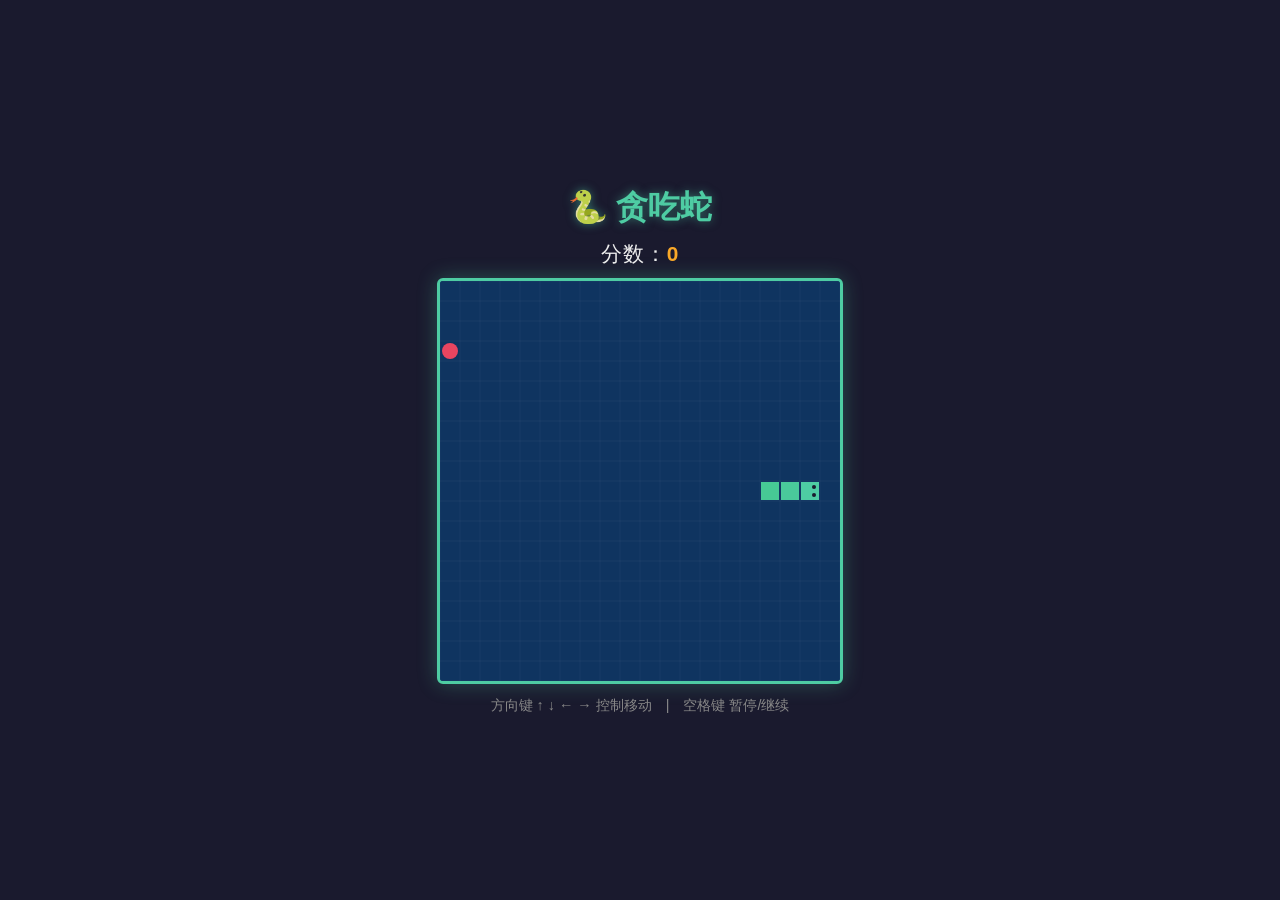
<file: plane-game/自作软件/贪吃蛇/snake.html>
<!DOCTYPE html>
<html lang="zh-CN">
<head>
<meta charset="UTF-8">
<meta name="viewport" content="width=device-width, initial-scale=1.0">
<title>贪吃蛇</title>
<style>
  * { margin: 0; padding: 0; box-sizing: border-box; }
  body {
    display: flex;
    flex-direction: column;
    align-items: center;
    justify-content: center;
    min-height: 100vh;
    background: #1a1a2e;
    font-family: 'Segoe UI', Tahoma, sans-serif;
    color: #eee;
  }
  h1 {
    margin-bottom: 10px;
    font-size: 2rem;
    color: #4ecca3;
    text-shadow: 0 0 10px rgba(78,204,163,.5);
  }
  #scoreBoard {
    font-size: 1.3rem;
    margin-bottom: 10px;
    letter-spacing: 1px;
  }
  #score {
    color: #f9a828;
    font-weight: bold;
  }
  #gameCanvas {
    border: 3px solid #4ecca3;
    border-radius: 6px;
    background: #0f3460;
    box-shadow: 0 0 20px rgba(78,204,163,.3);
  }
  #overlay {
    position: absolute;
    display: none;
    flex-direction: column;
    align-items: center;
    justify-content: center;
    background: rgba(0,0,0,.75);
    border-radius: 6px;
    color: #fff;
    text-align: center;
    padding: 30px 50px;
  }
  #overlay.show { display: flex; }
  #overlay h2 { font-size: 1.8rem; margin-bottom: 10px; color: #f9a828; }
  #overlay p { margin-bottom: 18px; font-size: 1rem; }
  #overlay button {
    padding: 10px 28px;
    font-size: 1rem;
    border: none;
    border-radius: 5px;
    background: #4ecca3;
    color: #1a1a2e;
    font-weight: bold;
    cursor: pointer;
    transition: transform .15s, box-shadow .15s;
  }
  #overlay button:hover {
    transform: scale(1.05);
    box-shadow: 0 0 12px rgba(78,204,163,.6);
  }
  #tip {
    margin-top: 12px;
    font-size: .9rem;
    color: #888;
  }
</style>
</head>
<body>

<h1>🐍 贪吃蛇</h1>
<div id="scoreBoard">分数：<span id="score">0</span></div>
<canvas id="gameCanvas" width="400" height="400"></canvas>
<div id="overlay">
  <h2 id="overlayTitle">游戏结束</h2>
  <p id="overlayMsg">按空格或点击按钮重新开始</p>
  <button id="restartBtn">重新开始</button>
</div>
<div id="tip">方向键 ↑ ↓ ← → 控制移动　|　空格键 暂停/继续</div>

<script>
(function() {
  const canvas = document.getElementById('gameCanvas');
  const ctx = canvas.getContext('2d');
  const scoreEl = document.getElementById('score');
  const overlay = document.getElementById('overlay');
  const overlayTitle = document.getElementById('overlayTitle');
  const overlayMsg = document.getElementById('overlayMsg');
  const restartBtn = document.getElementById('restartBtn');

  const GRID = 20;              // 每格像素大小
  const COLS = canvas.width / GRID;
  const ROWS = canvas.height / GRID;
  const TICK_MS = 120;          // 移动间隔（毫秒）

  let snake, dir, nextDir, food, score, running, paused, loopId;

  function init() {
    snake = [{x: 10, y: 10}, {x: 9, y: 10}, {x: 8, y: 10}];
    dir = {x: 1, y: 0};
    nextDir = dir;
    score = 0;
    running = true;
    paused = false;
    placeFood();
    updateScore();
    overlay.classList.remove('show');
    draw();
    clearInterval(loopId);
    loopId = setInterval(tick, TICK_MS);
  }

  function placeFood() {
    while (true) {
      const fx = Math.floor(Math.random() * COLS);
      const fy = Math.floor(Math.random() * ROWS);
      if (!snake.some(s => s.x === fx && s.y === fy)) {
        food = {x: fx, y: fy};
        return;
      }
    }
  }

  function updateScore() {
    scoreEl.textContent = score;
  }

  function tick() {
    if (!running || paused) return;
    dir = nextDir;
    const head = {x: snake[0].x + dir.x, y: snake[0].y + dir.y};

    // 撞墙检测
    if (head.x < 0 || head.x >= COLS || head.y < 0 || head.y >= ROWS) {
      return gameOver();
    }
    // 撞自身检测
    if (snake.some(s => s.x === head.x && s.y === head.y)) {
      return gameOver();
    }

    snake.unshift(head);

    // 吃食物
    if (head.x === food.x && head.y === food.y) {
      score += 10;
      updateScore();
      placeFood();
    } else {
      snake.pop();
    }
    draw();
  }

  function draw() {
    // 背景
    ctx.fillStyle = '#0f3460';
    ctx.fillRect(0, 0, canvas.width, canvas.height);

    // 网格线（淡）
    ctx.strokeStyle = 'rgba(255,255,255,.04)';
    ctx.lineWidth = 1;
    for (let i = 0; i <= COLS; i++) {
      ctx.beginPath(); ctx.moveTo(i*GRID, 0); ctx.lineTo(i*GRID, canvas.height); ctx.stroke();
    }
    for (let j = 0; j <= ROWS; j++) {
      ctx.beginPath(); ctx.moveTo(0, j*GRID); ctx.lineTo(canvas.width, j*GRID); ctx.stroke();
    }

    // 食物
    ctx.fillStyle = '#e94560';
    ctx.beginPath();
    ctx.arc(food.x*GRID + GRID/2, food.y*GRID + GRID/2, GRID/2 - 2, 0, Math.PI*2);
    ctx.fill();

    // 蛇
    snake.forEach((seg, i) => {
      ctx.fillStyle = i === 0 ? '#4ecca3' : `hsl(${160 - i*2}, 55%, ${55 - i*0.8}%)`;
      ctx.fillRect(seg.x*GRID + 1, seg.y*GRID + 1, GRID - 2, GRID - 2);
      if (i === 0) {
        // 眼睛
        ctx.fillStyle = '#1a1a2e';
        const cx = seg.x*GRID + GRID/2;
        const cy = seg.y*GRID + GRID/2;
        const off = 4;
        let ex1, ey1, ex2, ey2;
        if (dir.x === 1)      { ex1 = cx+off; ey1 = cy-off; ex2 = cx+off; ey2 = cy+off; }
        else if (dir.x === -1){ ex1 = cx-off; ey1 = cy-off; ex2 = cx-off; ey2 = cy+off; }
        else if (dir.y === 1) { ex1 = cx-off; ey1 = cy+off; ex2 = cx+off; ey2 = cy+off; }
        else                  { ex1 = cx-off; ey1 = cy-off; ex2 = cx+off; ey2 = cy-off; }
        ctx.beginPath(); ctx.arc(ex1, ey1, 2, 0, Math.PI*2); ctx.fill();
        ctx.beginPath(); ctx.arc(ex2, ey2, 2, 0, Math.PI*2); ctx.fill();
      }
    });
  }

  function gameOver() {
    running = false;
    clearInterval(loopId);
    overlayTitle.textContent = '💀 游戏结束';
    overlayMsg.textContent = `最终得分：${score}　按空格或点击按钮重新开始`;
    overlay.classList.add('show');
  }

  function togglePause() {
    if (!running) return;
    paused = !paused;
    if (paused) {
      overlayTitle.textContent = '⏸ 已暂停';
      overlayMsg.textContent = '按空格继续';
      overlay.classList.add('show');
    } else {
      overlay.classList.remove('show');
    }
  }

  document.addEventListener('keydown', function(e) {
    const k = e.key;
    if (k === ' ' || k === 'Spacebar') {
      e.preventDefault();
      if (!running) init();
      else togglePause();
      return;
    }
    if (!running || paused) return;
    // 方向控制（防止直接反向）
    if ((k === 'ArrowUp' || k === 'w')    && dir.y !== 1)  nextDir = {x: 0, y: -1};
    if ((k === 'ArrowDown' || k === 's')  && dir.y !== -1) nextDir = {x: 0, y: 1};
    if ((k === 'ArrowLeft' || k === 'a')  && dir.x !== 1)  nextDir = {x: -1, y: 0};
    if ((k === 'ArrowRight' || k === 'd') && dir.x !== -1) nextDir = {x: 1, y: 0};
    if (k.startsWith('Arrow')) e.preventDefault();
  });

  restartBtn.addEventListener('click', init);

  init();
})();
</script>
</body>
</html>
</file>
<file: assets/index-EBh02GZA.css>
*,:before,:after{--tw-border-spacing-x:0;--tw-border-spacing-y:0;--tw-translate-x:0;--tw-translate-y:0;--tw-rotate:0;--tw-skew-x:0;--tw-skew-y:0;--tw-scale-x:1;--tw-scale-y:1;--tw-pan-x: ;--tw-pan-y: ;--tw-pinch-zoom: ;--tw-scroll-snap-strictness:proximity;--tw-gradient-from-position: ;--tw-gradient-via-position: ;--tw-gradient-to-position: ;--tw-ordinal: ;--tw-slashed-zero: ;--tw-numeric-figure: ;--tw-numeric-spacing: ;--tw-numeric-fraction: ;--tw-ring-inset: ;--tw-ring-offset-width:0px;--tw-ring-offset-color:#fff;--tw-ring-color:rgb(59 130 246 / .5);--tw-ring-offset-shadow:0 0 #0000;--tw-ring-shadow:0 0 #0000;--tw-shadow:0 0 #0000;--tw-shadow-colored:0 0 #0000;--tw-blur: ;--tw-brightness: ;--tw-contrast: ;--tw-grayscale: ;--tw-hue-rotate: ;--tw-invert: ;--tw-saturate: ;--tw-sepia: ;--tw-drop-shadow: ;--tw-backdrop-blur: ;--tw-backdrop-brightness: ;--tw-backdrop-contrast: ;--tw-backdrop-grayscale: ;--tw-backdrop-hue-rotate: ;--tw-backdrop-invert: ;--tw-backdrop-opacity: ;--tw-backdrop-saturate: ;--tw-backdrop-sepia: ;--tw-contain-size: ;--tw-contain-layout: ;--tw-contain-paint: ;--tw-contain-style: }::backdrop{--tw-border-spacing-x:0;--tw-border-spacing-y:0;--tw-translate-x:0;--tw-translate-y:0;--tw-rotate:0;--tw-skew-x:0;--tw-skew-y:0;--tw-scale-x:1;--tw-scale-y:1;--tw-pan-x: ;--tw-pan-y: ;--tw-pinch-zoom: ;--tw-scroll-snap-strictness:proximity;--tw-gradient-from-position: ;--tw-gradient-via-position: ;--tw-gradient-to-position: ;--tw-ordinal: ;--tw-slashed-zero: ;--tw-numeric-figure: ;--tw-numeric-spacing: ;--tw-numeric-fraction: ;--tw-ring-inset: ;--tw-ring-offset-width:0px;--tw-ring-offset-color:#fff;--tw-ring-color:rgb(59 130 246 / .5);--tw-ring-offset-shadow:0 0 #0000;--tw-ring-shadow:0 0 #0000;--tw-shadow:0 0 #0000;--tw-shadow-colored:0 0 #0000;--tw-blur: ;--tw-brightness: ;--tw-contrast: ;--tw-grayscale: ;--tw-hue-rotate: ;--tw-invert: ;--tw-saturate: ;--tw-sepia: ;--tw-drop-shadow: ;--tw-backdrop-blur: ;--tw-backdrop-brightness: ;--tw-backdrop-contrast: ;--tw-backdrop-grayscale: ;--tw-backdrop-hue-rotate: ;--tw-backdrop-invert: ;--tw-backdrop-opacity: ;--tw-backdrop-saturate: ;--tw-backdrop-sepia: ;--tw-contain-size: ;--tw-contain-layout: ;--tw-contain-paint: ;--tw-contain-style: }.hidden{display:none}.rounded-2xl{border-radius:1rem}.border{border-width:1px}.border-white\/10{border-color:#ffffff1a}.backdrop-blur-xl{--tw-backdrop-blur:blur(24px);-webkit-backdrop-filter:var(--tw-backdrop-blur) var(--tw-backdrop-brightness) var(--tw-backdrop-contrast) var(--tw-backdrop-grayscale) var(--tw-backdrop-hue-rotate) var(--tw-backdrop-invert) var(--tw-backdrop-opacity) var(--tw-backdrop-saturate) var(--tw-backdrop-sepia);backdrop-filter:var(--tw-backdrop-blur) var(--tw-backdrop-brightness) var(--tw-backdrop-contrast) var(--tw-backdrop-grayscale) var(--tw-backdrop-hue-rotate) var(--tw-backdrop-invert) var(--tw-backdrop-opacity) var(--tw-backdrop-saturate) var(--tw-backdrop-sepia)}:root{--black:#08090c;--panel:#0e1016;--ink:#f3f1f7;--muted:#aaa6b2;--subtle:#6f6a78;--line:rgba(243,241,247,.14);--purple:#a98cff;--purple-soft:#d9ceff;--blue:#71a6ff;--width:1700px}*{box-sizing:border-box}html{scroll-behavior:smooth;background:var(--black)}body{margin:0;color:var(--ink);background:var(--black);font-family:Inter,ui-sans-serif,system-ui,-apple-system,Segoe UI,PingFang SC,Microsoft YaHei,sans-serif}button,a{font:inherit}button{border:0}a{color:inherit;text-decoration:none}.site-shell{min-width:320px;overflow:hidden;background:var(--black)}.page-width{width:min(calc(100% - 96px),var(--width));margin:0 auto}.site-nav{position:fixed;top:0;left:50%;z-index:30;display:flex;width:min(calc(100% - 96px),var(--width));align-items:center;justify-content:space-between;padding:28px 0;color:var(--ink);transform:translate(-50%);mix-blend-mode:difference}.wordmark{padding:0;color:var(--ink);background:none;font-size:18px;font-weight:800;letter-spacing:-.08em;cursor:pointer}.wordmark span{color:var(--purple)}.nav-links{display:flex;align-items:center;gap:32px}.nav-links button{padding:0;color:var(--muted);background:none;font-family:ui-monospace,SFMono-Regular,Consolas,monospace;font-size:9px;letter-spacing:.13em;cursor:pointer;transition:color .2s}.nav-links button:hover{color:var(--ink)}.nav-actions{display:flex;align-items:center;gap:22px}.availability{display:inline-flex;align-items:center;gap:8px;color:var(--muted);font-family:ui-monospace,SFMono-Regular,Consolas,monospace;font-size:9px;letter-spacing:.12em}.availability:before{width:6px;height:6px;border-radius:50%;content:"";background:#9cffbc;box-shadow:0 0 14px #9cffbc}.menu-button{display:none;color:var(--ink);background:none;cursor:pointer}.hero{position:relative;display:flex;min-height:100vh;align-items:center;isolation:isolate;background:#0b0b0e}.hero-video{position:absolute;top:0;right:0;bottom:0;left:0;z-index:-3;width:100%;height:100%;-o-object-fit:cover;object-fit:cover;opacity:.16;filter:saturate(.7) contrast(1.15)}.hero:before{position:absolute;top:0;right:0;bottom:0;left:0;z-index:-2;content:"";background:radial-gradient(circle at 73% 42%,rgba(150,116,245,.3),transparent 26%),linear-gradient(120deg,#08090cfa 10%,#08090cbd 68%,#08090cf2)}.hero-noise{position:absolute;top:0;right:0;bottom:0;left:0;z-index:-1;pointer-events:none;opacity:.12;background-image:url("data:image/svg+xml,%3Csvg viewBox='0 0 180 180' xmlns='http://www.w3.org/2000/svg'%3E%3Cfilter id='n'%3E%3CfeTurbulence type='fractalNoise' baseFrequency='.75' numOctaves='4' stitchTiles='stitch'/%3E%3C/filter%3E%3Crect width='100%25' height='100%25' filter='url(%23n)' opacity='.35'/%3E%3C/svg%3E");mix-blend-mode:screen}.hero-glow{position:absolute;z-index:-1;width:40vw;height:40vw;border-radius:50%;opacity:.16;filter:blur(90px);pointer-events:none;animation:drift 12s ease-in-out infinite alternate}.glow-left{top:26%;left:-16%;background:#6d48db}.glow-right{right:-15%;bottom:-23%;background:#301e76;animation-delay:-4s}.hero-content{padding-top:120px;padding-bottom:90px}.hero-profile-layout{display:grid;grid-template-columns:minmax(0,1fr) minmax(280px,390px);align-items:center;gap:clamp(50px,8vw,150px)}.eyebrow{display:inline-flex;align-items:center;gap:10px;margin:0;color:var(--purple-soft);font-family:ui-monospace,SFMono-Regular,Consolas,monospace;font-size:9px;letter-spacing:.14em}.hero h1{max-width:980px;margin:24px 0 40px;font-size:clamp(70px,9.2vw,155px);line-height:.87;letter-spacing:-.09em;font-weight:600}.hero h1 i{color:var(--purple);font-style:normal}.hero-summary{max-width:700px;margin:0;color:var(--muted);font-size:clamp(15px,1.2vw,19px);line-height:1.7}.hero-contact-links{display:flex;flex-wrap:wrap;gap:12px 30px;margin-top:28px}.hero-contact-links a{display:flex;align-items:center;gap:8px;padding-bottom:6px;border-bottom:1px solid var(--line);font-family:ui-monospace,SFMono-Regular,Consolas,monospace;font-size:10px;transition:color .2s,border-color .2s}.hero-contact-links a:hover{color:var(--purple-soft);border-color:var(--purple)}.hero-avatar{position:relative;margin:0;padding:10px;border:1px solid var(--line);background:#ffffff06;transform:rotate(1.4deg)}.hero-avatar:before{position:absolute;top:-18px;right:-18px;width:55%;height:55%;border-top:1px solid var(--purple);border-right:1px solid var(--purple);content:""}.hero-avatar img{display:block;width:100%;aspect-ratio:.72;-o-object-fit:cover;object-fit:cover;-o-object-position:center;object-position:center;border-radius:2px;filter:saturate(.82) contrast(1.03)}.hero-avatar figcaption{display:flex;justify-content:space-between;padding:11px 3px 1px;color:var(--subtle);font-family:ui-monospace,SFMono-Regular,Consolas,monospace;font-size:8px;letter-spacing:.12em}.hero-index,.hero-year{position:absolute;bottom:30px;color:var(--subtle);font-family:ui-monospace,SFMono-Regular,Consolas,monospace;font-size:8px;letter-spacing:.14em}.hero-index{left:48px}.hero-index span{margin-left:8px;color:var(--purple)}.hero-year{right:48px}.about-strip{display:grid;grid-template-columns:200px 1fr;gap:50px;padding-top:42px;padding-bottom:42px;border-bottom:1px solid var(--line)}.about-strip>span,.section-label{color:var(--purple);font-family:ui-monospace,SFMono-Regular,Consolas,monospace;font-size:9px;letter-spacing:.12em}.about-strip p{max-width:940px;margin:0;color:var(--muted);font-size:17px;line-height:1.75}.section-label{display:flex;align-items:center;gap:24px;margin-bottom:68px}.section-label span:last-child{color:var(--subtle)}.section-label:after{width:52px;height:1px;content:"";background:var(--line)}.section-heading-row{display:flex;align-items:end;justify-content:space-between;gap:30px;margin-bottom:58px}.section-heading-row h2{margin:0;font-size:clamp(56px,7vw,112px);line-height:.88;letter-spacing:-.085em;font-weight:500}.section-heading-row h2 em,.writing-layout h2 em,.contact-section h2 em,.game-project-copy h3 em{color:var(--purple);font-style:normal}.section-heading-row p{margin:0 0 7px;color:var(--muted);font-size:14px;line-height:1.7;text-align:right}.compact-heading h2{font-size:clamp(54px,6.2vw,100px)}.education-section{padding:130px 0 70px}.education-grid{display:grid;grid-template-columns:1.05fr 1fr 1fr;border-top:1px solid var(--line);border-bottom:1px solid var(--line)}.education-grid>*{min-height:260px;padding:28px;border-right:1px solid var(--line)}.education-grid>*:first-child{padding-left:0}.education-grid>*:last-child{border-right:0}.education-intro svg{color:var(--purple)}.education-intro h2{margin:65px 0 10px;font-size:35px;letter-spacing:-.06em;font-weight:500}.education-intro p,.education-grid article p{max-width:390px;margin:0;color:var(--muted);font-size:13px;line-height:1.7}.education-grid article>span{color:var(--purple);font-family:ui-monospace,SFMono-Regular,Consolas,monospace;font-size:9px;letter-spacing:.09em}.education-grid article h3{margin:92px 0 12px;font-size:25px;font-weight:500;letter-spacing:-.05em}.ability-section{padding:120px 0 145px}.ability-grid{display:grid;grid-template-columns:repeat(3,1fr);gap:14px}.ability-card{position:relative;min-height:370px;padding:26px;text-align:left;color:var(--ink);border:1px solid var(--line);background:linear-gradient(145deg,#a98cff17,#ffffff05);cursor:pointer;overflow:hidden;transition:transform .22s,border-color .22s}.ability-card:before{position:absolute;right:-90px;bottom:-100px;width:250px;height:250px;border-radius:50%;content:"";background:var(--purple);opacity:.06;filter:blur(12px)}.ability-card:hover{border-color:var(--purple);transform:translateY(-5px)}.ability-top{display:flex;justify-content:space-between;color:var(--purple);font-family:ui-monospace,SFMono-Regular,Consolas,monospace;font-size:8px;letter-spacing:.1em}.ability-card h3{position:relative;margin:94px 0 15px;font-size:29px;font-weight:500;letter-spacing:-.06em}.ability-card>p{position:relative;max-width:390px;margin:0;color:var(--muted);font-size:13px;line-height:1.75}.ability-proof{position:absolute;right:26px;bottom:24px;left:26px;display:flex;align-items:center;justify-content:space-between;padding-top:14px;border-top:1px solid var(--line);color:var(--purple-soft);font-family:ui-monospace,SFMono-Regular,Consolas,monospace;font-size:8px;letter-spacing:.1em}.work-section{padding:130px 0}.project-library{display:flex;flex-wrap:wrap;gap:20px}.game-project-card{flex:0 1 840px;border:1px solid var(--line);background:linear-gradient(145deg,#a98cff13,#ffffff04);overflow:hidden;transition:border-color .22s,transform .22s}.game-project-card:hover{border-color:#a98cff8c;transform:translateY(-3px)}.game-art{position:relative;height:270px;overflow:hidden;background:radial-gradient(circle at 53% 52%,rgba(68,173,255,.48),transparent 12%),radial-gradient(circle at 50% 54%,rgba(120,83,255,.63),transparent 31%),linear-gradient(135deg,#080d25,#141152 55%,#090a13)}.game-art:after{position:absolute;top:0;right:0;bottom:0;left:0;content:"";opacity:.25;background:repeating-linear-gradient(120deg,transparent 0 24px,rgba(255,255,255,.1) 25px 26px)}.game-art-code,.game-art-status{position:absolute;z-index:2;color:#ffffff9e;font-family:ui-monospace,SFMono-Regular,Consolas,monospace;font-size:8px;letter-spacing:.12em}.game-art-code{top:20px;left:22px}.game-art-status{right:22px;bottom:20px;color:#9cffbc}.star-field{position:absolute;top:20px;right:20px;bottom:20px;left:20px;color:#ffffff80;font-size:31px;line-height:2.1;letter-spacing:1.5em;transform:rotate(-7deg)}.game-emblem{position:absolute;top:50%;left:50%;z-index:2;display:grid;width:122px;height:122px;place-items:center;border:1px solid rgba(255,255,255,.35);border-radius:50%;color:#fff;background:#0708175c;box-shadow:0 0 70px #71a6ff80;font-size:48px;font-weight:750;letter-spacing:-.1em;transform:translate(-50%,-50%)}.game-project-copy{padding:28px}.project-status{display:flex;justify-content:space-between;color:var(--purple);font-family:ui-monospace,SFMono-Regular,Consolas,monospace;font-size:8px;letter-spacing:.11em}.project-status span:last-child{color:var(--subtle)}.game-project-copy h3{margin:42px 0 20px;font-size:clamp(43px,4vw,66px);line-height:.9;letter-spacing:-.08em;font-weight:500}.game-project-copy>p{max-width:690px;margin:0;color:var(--muted);font-size:14px;line-height:1.75}.project-tags{display:flex;flex-wrap:wrap;gap:8px;margin-top:23px}.project-tags span{padding:7px 10px;border:1px solid var(--line);color:var(--purple-soft);font-family:ui-monospace,SFMono-Regular,Consolas,monospace;font-size:8px;letter-spacing:.07em}.project-role{display:grid;grid-template-columns:90px 1fr;gap:18px;margin-top:25px;padding-top:18px;border-top:1px solid var(--line)}.project-role strong{color:var(--purple);font-family:ui-monospace,SFMono-Regular,Consolas,monospace;font-size:8px;letter-spacing:.1em}.project-role p{margin:0;color:var(--muted);font-size:12px;line-height:1.7}.project-actions{display:flex;align-items:center;gap:24px;margin-top:28px}.play-button{display:inline-flex;align-items:center;justify-content:center;gap:14px;padding:14px 20px;color:#0a0910;background:var(--purple-soft);font-size:12px;font-weight:650;transition:transform .2s,background .2s}.play-button:hover{background:#fff;transform:translateY(-2px)}.proof-link{display:inline-flex;align-items:center;gap:8px;color:var(--muted);font-family:ui-monospace,SFMono-Regular,Consolas,monospace;font-size:8px;letter-spacing:.08em}.proof-link:hover{color:var(--purple-soft)}.project-library-note{display:grid;grid-template-columns:220px 1fr;gap:30px;max-width:840px;margin-top:18px;padding:17px 0;border-top:1px solid var(--line);border-bottom:1px solid var(--line)}.project-library-note span{color:var(--purple);font-family:ui-monospace,SFMono-Regular,Consolas,monospace;font-size:8px;letter-spacing:.1em}.project-library-note p{margin:0;color:var(--muted);font-size:12px;line-height:1.65}.process-track{display:grid;grid-template-columns:repeat(4,1fr);border-top:1px solid var(--line);border-bottom:1px solid var(--line)}.project-process{margin-top:70px}.process-step{min-height:210px;padding:22px;border-right:1px solid var(--line)}.process-step:first-child{padding-left:0}.process-step:last-child{border-right:0}.process-step>span{color:var(--purple);font-family:ui-monospace,SFMono-Regular,Consolas,monospace;font-size:8px}.process-dot{width:9px;height:9px;margin-top:40px;border:1px solid var(--purple);border-radius:50%;box-shadow:0 0 0 5px #a98cff14}.process-step h3{margin:19px 0 8px;font-size:19px;font-weight:500}.process-step p{max-width:220px;margin:0;color:var(--muted);font-size:12px;line-height:1.65}.english-section{padding:130px 0}.english-proof-grid{display:grid;grid-template-columns:repeat(3,1fr);gap:14px}.english-proof-card{position:relative;min-height:315px;padding:24px;border:1px solid var(--line);background:linear-gradient(145deg,#71a6ff14,#ffffff04);overflow:hidden}.proof-top{display:flex;justify-content:space-between;color:var(--subtle);font-family:ui-monospace,SFMono-Regular,Consolas,monospace;font-size:8px;letter-spacing:.09em}.proof-top span:first-child{color:var(--purple)}.english-proof-card strong{display:block;margin-top:78px;font-size:25px;font-weight:500;letter-spacing:-.05em}.english-proof-card p{max-width:370px;margin:14px 0 0;color:var(--muted);font-size:13px;line-height:1.72}.proof-note{position:absolute;right:24px;bottom:21px;left:24px;padding-top:13px;border-top:1px solid var(--line);color:var(--purple-soft);font-family:ui-monospace,SFMono-Regular,Consolas,monospace;font-size:8px;letter-spacing:.1em}.writing-section{padding:110px 0 150px}.writing-layout{display:grid;grid-template-columns:.9fr 1.1fr;gap:clamp(50px,9vw,160px);align-items:start}.display-kicker{margin:0 0 18px;color:var(--purple);font-family:ui-monospace,SFMono-Regular,Consolas,monospace;font-size:10px;letter-spacing:.1em}.writing-layout h2{margin:0;font-size:clamp(56px,7vw,112px);line-height:.88;letter-spacing:-.085em;font-weight:500}.writing-evidence{padding:30px;border-top:1px solid var(--purple);border-bottom:1px solid var(--line);background:linear-gradient(135deg,rgba(169,140,255,.08),transparent)}.writing-evidence>span{color:var(--purple);font-family:ui-monospace,SFMono-Regular,Consolas,monospace;font-size:10px;letter-spacing:.1em}.writing-evidence h3{margin:75px 0 18px;font-size:31px;line-height:1.2;letter-spacing:-.05em;font-weight:500}.writing-evidence>p{max-width:640px;margin:0;color:var(--muted);font-size:14px;line-height:1.8}.writing-evidence>div{display:flex;flex-wrap:wrap;gap:9px;margin-top:32px}.writing-evidence>div span{padding:7px 10px;border:1px solid var(--line);color:var(--purple-soft);font-size:11px}.certificate-section{padding:110px 0 160px}.certificate-group{margin-top:58px}.certificate-group-head{display:flex;align-items:baseline;justify-content:space-between;margin-bottom:20px;padding-bottom:12px;border-bottom:1px solid var(--line)}.certificate-group-head h3{margin:0;font-size:23px;font-weight:500;letter-spacing:-.05em}.certificate-group-head span{color:var(--purple);font-family:ui-monospace,SFMono-Regular,Consolas,monospace;font-size:8px;letter-spacing:.12em}.certificate-grid{display:grid;grid-template-columns:repeat(4,1fr);gap:14px}.certificate-card{display:block;padding:0;text-align:left;color:var(--ink);border:1px solid var(--line);background:#ffffff06;cursor:zoom-in;overflow:hidden;transition:transform .22s,border-color .22s}.certificate-card:hover{border-color:var(--purple);transform:translateY(-4px)}.certificate-image{display:grid;width:100%;aspect-ratio:1.46;place-items:center;padding:10px;background:#f1f1f1}.certificate-image img{display:block;width:100%;height:100%;-o-object-fit:contain;object-fit:contain}.certificate-caption{display:grid;gap:6px;padding:13px}.certificate-caption strong{font-size:13px;font-weight:500;line-height:1.4}.certificate-caption small{color:var(--muted);font-family:ui-monospace,SFMono-Regular,Consolas,monospace;font-size:8px;letter-spacing:.05em}.certificate-modal{position:fixed;top:0;right:0;bottom:0;left:0;z-index:100;display:grid;place-items:center;padding:70px;background:#040407e6;-webkit-backdrop-filter:blur(14px);backdrop-filter:blur(14px)}.modal-close{position:absolute;top:28px;right:32px;display:grid;width:46px;height:46px;place-items:center;border:1px solid var(--line);border-radius:50%;color:var(--ink);background:#11121a;cursor:pointer}.modal-content{max-width:min(1100px,90vw);max-height:82vh}.modal-content img{display:block;max-width:100%;max-height:74vh;margin:auto;-o-object-fit:contain;object-fit:contain;background:#eee}.modal-content p{display:flex;justify-content:space-between;gap:20px;margin:13px 0 0}.modal-content p strong{font-weight:500}.modal-content p span{color:var(--muted);font-size:12px}.contact-section{position:relative;min-height:90vh;display:flex;align-items:center;overflow:hidden;background:#111019}.contact-section:before{position:absolute;top:0;right:0;bottom:0;left:0;content:"";background:linear-gradient(120deg,#100f18f2,#18122a8c)}.contact-orb{position:absolute;border-radius:50%;filter:blur(1px)}.orb-a{top:-35%;right:-5%;width:75vw;height:75vw;background:radial-gradient(circle at 50% 50%,rgba(155,119,238,.55),rgba(63,41,110,.16) 40%,transparent 65%)}.orb-b{bottom:-60%;left:10%;width:50vw;height:50vw;background:radial-gradient(circle,rgba(63,116,190,.22),transparent 65%)}.contact-inner{position:relative;z-index:1}.contact-layout{display:grid;grid-template-columns:1fr 320px;align-items:center;gap:clamp(55px,10vw,180px);padding-top:110px;padding-bottom:45px}.contact-section h2{margin:25px 0 40px;font-size:clamp(58px,7.4vw,125px);line-height:.86;letter-spacing:-.09em;font-weight:500}.contact-direct{display:flex;flex-wrap:wrap;gap:12px}.contact-direct a{display:flex;align-items:center;gap:12px;min-width:265px;padding:14px 17px;border:1px solid var(--line);background:#ffffff06;transition:border-color .2s,transform .2s}.contact-direct a:hover{border-color:var(--purple);transform:translateY(-2px)}.contact-direct a>span{display:grid;gap:4px;font-family:ui-monospace,SFMono-Regular,Consolas,monospace;font-size:10px}.contact-direct small{color:var(--purple);font-size:7px;letter-spacing:.12em}.wechat-card{margin:0;padding:16px;border:1px solid var(--line);background:#ffffff0a;transform:rotate(-1deg)}.wechat-card>div{display:flex;align-items:center;gap:9px;padding:0 3px 12px;color:var(--purple-soft);font-family:ui-monospace,SFMono-Regular,Consolas,monospace;font-size:9px;letter-spacing:.12em}.wechat-card img{display:block;width:100%;aspect-ratio:.79;-o-object-fit:cover;object-fit:cover;background:#fff}.wechat-card figcaption{padding:12px 3px 2px;color:var(--muted);font-size:11px;line-height:1.6}.contact-footer{grid-column:1/-1;display:flex;justify-content:space-between;margin-top:80px;padding-top:18px;border-top:1px solid var(--line);color:var(--subtle);font-family:ui-monospace,SFMono-Regular,Consolas,monospace;font-size:8px;letter-spacing:.1em}@keyframes drift{0%{transform:translate3d(-2%,0,0) scale(1)}to{transform:translate3d(5%,4%,0) scale(1.08)}}@media (max-width:1000px){.page-width,.site-nav{width:min(calc(100% - 44px),var(--width))}.nav-links{gap:17px}.availability{display:none}.hero-profile-layout{grid-template-columns:1fr 300px;gap:45px}.education-grid{grid-template-columns:1fr}.education-grid>*{min-height:190px;padding:24px 0;border-right:0;border-bottom:1px solid var(--line)}.education-grid>*:last-child{border-bottom:0}.education-intro h2,.education-grid article h3{margin-top:40px}.ability-grid,.english-proof-grid{grid-template-columns:1fr}.ability-card{min-height:290px}.ability-card h3{margin-top:55px}.english-proof-card{min-height:260px}.english-proof-card strong{margin-top:52px}.certificate-grid{grid-template-columns:repeat(2,1fr)}.writing-layout{grid-template-columns:1fr;gap:55px}.process-track{grid-template-columns:1fr 1fr}.process-step:nth-child(2){border-right:0}.process-step:nth-child(n+3){border-top:1px solid var(--line)}.contact-layout{grid-template-columns:1fr 280px}}@media (max-width:700px){.page-width,.site-nav{width:calc(100% - 34px)}.site-nav{padding:20px 0;mix-blend-mode:normal}.menu-button{display:grid;place-items:center}.nav-links{position:absolute;top:64px;right:0;left:0;display:none;flex-direction:column;align-items:stretch;gap:0;padding:7px;border:1px solid var(--line);background:#0d0d11f5;-webkit-backdrop-filter:blur(16px);backdrop-filter:blur(16px)}.nav-links.is-open{display:flex}.nav-links button{padding:15px;text-align:left}.hero{min-height:auto}.hero-content{padding-top:120px;padding-bottom:105px}.hero-profile-layout{display:flex;flex-direction:column-reverse;align-items:stretch;gap:35px}.hero-avatar{width:180px;align-self:flex-end}.hero h1{margin:20px 0 30px;font-size:clamp(56px,17vw,90px)}.hero-summary{font-size:15px}.hero-contact-links{display:grid}.hero-index{left:17px}.hero-year{right:17px}.about-strip{grid-template-columns:1fr;gap:13px}.about-strip p{font-size:15px}.section-label{margin-bottom:48px}.section-heading-row{display:block;margin-bottom:42px}.section-heading-row h2,.compact-heading h2{font-size:54px}.section-heading-row p{margin-top:22px;text-align:left}.education-section,.ability-section,.work-section,.english-section,.writing-section,.certificate-section{padding:90px 0}.ability-card{min-height:310px}.game-project-card{flex-basis:100%}.game-art{height:220px}.game-project-copy{padding:22px}.game-project-copy h3{font-size:46px}.project-role,.project-library-note{grid-template-columns:1fr}.project-actions{align-items:flex-start;flex-direction:column}.process-track{grid-template-columns:1fr}.process-step,.process-step:first-child{min-height:175px;padding:22px 0;border-right:0;border-bottom:1px solid var(--line)}.process-step:nth-child(n+3){border-top:0}.process-step:last-child{border-bottom:0}.writing-layout h2{font-size:54px}.writing-evidence{padding:23px 0}.writing-evidence h3{margin-top:50px;font-size:27px}.certificate-grid{grid-template-columns:1fr}.certificate-group-head{display:block}.certificate-group-head span{display:block;margin-top:8px}.certificate-modal{padding:55px 15px}.modal-content p{display:grid}.contact-section{min-height:auto}.contact-layout{grid-template-columns:1fr;padding-top:100px;padding-bottom:35px}.contact-section h2{font-size:58px}.wechat-card{width:min(100%,300px)}.contact-footer{margin-top:30px;gap:20px;flex-direction:column}}@media (prefers-reduced-motion:reduce){*,*:before,*:after{scroll-behavior:auto!important;animation-duration:.01ms!important;transition-duration:.01ms!important}}@media print{.site-nav,.hero-video,.hero-noise,.hero-glow,.hero-index,.hero-year,.certificate-modal{display:none!important}.hero{min-height:auto}.hero-content{padding:40px 0}.hero-avatar{width:220px}.education-section,.ability-section,.work-section,.english-section,.writing-section,.certificate-section{padding:45px 0}.contact-section{min-height:auto;page-break-before:always}.game-project-card,.ability-card,.certificate-card{-moz-column-break-inside:avoid;break-inside:avoid}}.project-library{justify-content:center}.project-library-note{margin-left:auto;margin-right:auto}.site-shell:before,.site-shell:after{position:fixed;z-index:-5;width:560px;height:560px;border-radius:50%;content:"";filter:blur(140px);pointer-events:none;opacity:.12}.site-shell:before{top:-220px;left:-180px;background:radial-gradient(circle,#22d3ee,transparent 68%)}.site-shell:after{right:-190px;bottom:-230px;background:radial-gradient(circle,#6366f1,transparent 68%)}.highlights-section{padding:42px 0 110px}.highlights-grid{display:grid;grid-template-columns:repeat(4,1fr);gap:12px}.highlight-card{position:relative;min-height:168px;padding:22px;border:1px solid rgba(255,255,255,.1);border-radius:18px;background:#0f172a94;-webkit-backdrop-filter:blur(18px);backdrop-filter:blur(18px);transition:transform .22s,box-shadow .22s,border-color .22s}.highlight-card:hover{border-color:#22d3ee59;box-shadow:0 14px 36px #22d3ee1f;transform:translateY(-4px)}.highlight-card strong{display:block;background:linear-gradient(115deg,#fff,#67e8f9 65%,#818cf8);-webkit-background-clip:text;background-clip:text;color:transparent;font-size:38px;line-height:1;font-weight:750;letter-spacing:-.06em}.highlight-card>span{display:block;margin-top:16px;color:#d6f8ff;font-size:13px}.highlight-card p{margin:8px 0 0;color:var(--muted);font-size:11px;line-height:1.6}.ability-card,.game-project-card,.english-proof-card,.writing-evidence,.interest-card,.wechat-card{border-radius:18px;background-color:#0f172a94;-webkit-backdrop-filter:blur(18px);backdrop-filter:blur(18px)}@media (max-width:1000px){.highlights-grid{grid-template-columns:repeat(2,1fr)}}@media (max-width:700px){.highlights-section{padding:25px 0 75px}.highlights-grid{grid-template-columns:1fr}.highlight-card{min-height:135px}}.ability-card.featured{grid-column:span 2;min-height:390px;background:linear-gradient(135deg,#a98cff2e,#152e4a2e 65%,#ffffff05)}.ability-card.featured h3{font-size:38px}.ability-card.wide{grid-column:span 2}.ability-card:after{position:absolute;right:26px;bottom:56px;color:var(--subtle);font-family:ui-monospace,SFMono-Regular,Consolas,monospace;font-size:8px;letter-spacing:.1em;content:"点击了解更多";opacity:0;transition:opacity .2s}.ability-card:hover:after{opacity:1}.ability-card .ability-proof span:after{display:block;margin-top:7px;color:var(--subtle);font-family:ui-monospace,SFMono-Regular,Consolas,monospace;font-size:8px;letter-spacing:.06em;content:""}.education-section{border-top:1px solid var(--line)}.ability-more{display:inline-flex!important;align-items:center;gap:5px;color:var(--purple-soft);white-space:nowrap}.ability-more:after{display:none!important}.ability-modal{position:fixed;top:0;right:0;bottom:0;left:0;z-index:110;display:grid;place-items:center;padding:30px;background:#030712d1;-webkit-backdrop-filter:blur(16px);backdrop-filter:blur(16px)}.ability-modal-content{width:min(620px,calc(100vw - 36px));padding:34px;border:1px solid rgba(255,255,255,.16);border-radius:22px;background:#0f172ae0;box-shadow:0 24px 80px #0000006b}.ability-modal-kicker{color:var(--purple);font-family:ui-monospace,SFMono-Regular,Consolas,monospace;font-size:9px;letter-spacing:.11em}.ability-modal-content h2{margin:30px 0 14px;font-size:36px;letter-spacing:-.06em;font-weight:500}.ability-modal-content>p{margin:0;color:var(--muted);font-size:14px;line-height:1.8}.ability-modal-list{display:grid;grid-template-columns:1fr 1fr;gap:10px;margin-top:24px}.ability-modal-list span{display:flex;align-items:center;gap:8px;padding:11px 12px;border:1px solid rgba(34,211,238,.2);border-radius:999px;color:#baf6ff;background:#22d3ee14;font-size:12px}.ability-modal-list svg{color:#67e8f9}.ability-modal-link{display:inline-flex;align-items:center;gap:8px;margin-top:28px;padding:12px 16px;border:1px solid var(--line);color:var(--purple-soft);background:#ffffff0a;cursor:pointer}.ability-modal-link:hover{border-color:var(--purple)}.certificate-toggle{display:inline-flex;align-items:center;gap:10px;margin-top:30px;padding:12px 18px;border:1px solid var(--line);color:var(--purple-soft);background:#ffffff06;cursor:pointer;transition:border-color .2s,transform .2s}.certificate-toggle:hover{border-color:var(--purple);transform:translateY(-2px)}.life-section{padding:120px 0 150px}.interest-grid{display:grid;grid-template-columns:repeat(3,1fr);gap:14px}.interest-card{position:relative;min-height:330px;padding:24px;border:1px solid var(--line);overflow:hidden;background:linear-gradient(145deg,#ffffff0b,#ffffff03)}.interest-card:before{position:absolute;top:0;right:0;bottom:0;left:0;content:"";opacity:.55}.interest-card.sport:before{background:radial-gradient(circle at 80% 20%,rgba(91,213,167,.35),transparent 40%)}.interest-card.reading:before{background:radial-gradient(circle at 75% 24%,rgba(169,140,255,.35),transparent 40%)}.interest-card.movie:before{background:radial-gradient(circle at 75% 24%,rgba(113,166,255,.35),transparent 40%)}.interest-card>*{position:relative;z-index:1}.interest-icon{display:grid;width:42px;height:42px;place-items:center;border:1px solid var(--line);border-radius:50%;color:var(--purple-soft);background:#ffffff0a}.interest-number{position:absolute;top:28px;right:24px;color:var(--purple);font-family:ui-monospace,SFMono-Regular,Consolas,monospace;font-size:9px}.interest-card>p{margin:54px 0 11px;color:var(--purple);font-family:ui-monospace,SFMono-Regular,Consolas,monospace;font-size:9px;letter-spacing:.11em}.interest-card h3{margin:0 0 12px;font-size:24px;font-weight:500;letter-spacing:-.05em}.interest-card>span:not(.interest-number){display:block;max-width:320px;color:var(--muted);font-size:13px;line-height:1.75}.interest-placeholder{position:absolute;right:24px;bottom:21px;left:24px;padding-top:12px;border-top:1px solid var(--line);color:var(--subtle);font-family:ui-monospace,SFMono-Regular,Consolas,monospace;font-size:8px;letter-spacing:.08em}.copy-email{display:flex;align-items:center;gap:12px;min-width:265px;padding:14px 17px;border:1px solid var(--line);color:var(--ink);background:#ffffff06;text-align:left;cursor:pointer;transition:border-color .2s,transform .2s}.copy-email:hover{border-color:var(--purple);transform:translateY(-2px)}.copy-email>span{display:grid;gap:4px;font-family:ui-monospace,SFMono-Regular,Consolas,monospace;font-size:10px}.copy-email small{color:var(--purple);font-size:7px;letter-spacing:.12em}.toast{position:fixed;bottom:28px;left:50%;z-index:120;display:flex;align-items:center;gap:9px;padding:12px 17px;border:1px solid rgba(169,140,255,.4);border-radius:999px;color:var(--ink);background:#14121ee0;box-shadow:0 10px 35px #00000059;-webkit-backdrop-filter:blur(16px);backdrop-filter:blur(16px);font-size:12px;transform:translate(-50%);animation:toast-in .22s ease-out}.toast svg{color:#9cffbc}@keyframes toast-in{0%{opacity:0;transform:translate(-50%,10px)}to{opacity:1;transform:translate(-50%)}}@media (max-width:1000px){.ability-card.featured,.ability-card.wide{grid-column:span 1}.ability-card.featured h3{font-size:30px}.interest-grid{grid-template-columns:1fr}.life-section{padding:90px 0}}@media (max-width:700px){.project-library-note{margin-top:18px}.copy-email{min-width:0}.certificate-toggle{width:100%;justify-content:center}.interest-card{min-height:270px}}.interest-feature-image{height:126px;margin:22px 0 13px;border:1px solid rgba(216,181,255,.28);border-radius:12px;overflow:hidden;background:#151225}.interest-feature-image img{display:block;width:100%;height:100%;-o-object-fit:cover;object-fit:cover;-o-object-position:center 34%;object-position:center 34%;filter:saturate(.9) contrast(1.03);transition:transform .3s}.interest-card.movie:hover .interest-feature-image img{transform:scale(1.045)}.interest-more{display:inline-flex;align-items:center;gap:7px;margin-top:1px;padding:9px 0;border:0;color:var(--purple-soft);background:transparent;font-size:12px;cursor:pointer}.interest-more:hover{color:#fff}.movie-modal{position:fixed;top:0;right:0;bottom:0;left:0;z-index:130;display:grid;place-items:center;padding:30px;background:#03040adb;-webkit-backdrop-filter:blur(18px);backdrop-filter:blur(18px)}.movie-modal-content{width:min(1120px,calc(100vw - 42px));max-height:88vh;overflow:auto;padding:34px;border:1px solid rgba(255,255,255,.15);border-radius:22px;background:linear-gradient(145deg,#181428f5,#0b0e1bf5);box-shadow:0 28px 100px #00000080}.movie-modal-head{padding-bottom:24px;border-bottom:1px solid var(--line)}.movie-modal-head>span{color:var(--purple);font:9px ui-monospace,SFMono-Regular,Consolas,monospace;letter-spacing:.14em}.movie-modal-head h2{margin:13px 0 9px;font-size:42px;font-weight:500;letter-spacing:-.06em}.movie-modal-head p{margin:0;color:var(--muted);font-size:13px;line-height:1.7}.movie-group-title{display:flex;align-items:baseline;justify-content:space-between;gap:16px;margin:28px 0 15px}.movie-group-title h3{margin:0;font-size:21px;font-weight:500;letter-spacing:-.04em}.movie-group-title span{color:var(--subtle);font:9px ui-monospace,SFMono-Regular,Consolas,monospace}.movie-gallery{display:grid;grid-template-columns:repeat(5,minmax(0,1fr));gap:13px}.movie-gallery article{display:flex;min-width:0;flex-direction:column;border:1px solid rgba(255,255,255,.1);background:#ffffff06;overflow:hidden;transition:transform .22s,border-color .22s}.movie-gallery article:hover{transform:translateY(-3px);border-color:#a98cff99}.movie-gallery img{display:block;width:100%;aspect-ratio:.72;-o-object-fit:cover;object-fit:cover;background:#e9e9e9}.movie-gallery article>div{padding:11px}.movie-gallery strong{display:block;font-size:12px;line-height:1.45;font-weight:500}.movie-gallery p{margin:6px 0 0;color:var(--muted);font-size:10px;line-height:1.6}.movie-gallery-other{grid-template-columns:repeat(4,minmax(0,1fr));max-width:820px}.movie-gallery-other img{aspect-ratio:1.15;-o-object-fit:cover;object-fit:cover}@media (max-width:900px){.movie-gallery{grid-template-columns:repeat(3,minmax(0,1fr))}.movie-gallery-other{grid-template-columns:repeat(2,minmax(0,1fr))}}@media (max-width:700px){.interest-feature-image{height:115px}.movie-modal{padding:17px}.movie-modal-content{width:100%;max-height:90vh;padding:22px 17px;border-radius:18px}.movie-modal-head h2{font-size:32px}.movie-gallery{grid-template-columns:repeat(2,minmax(0,1fr));gap:10px}.movie-gallery-other{grid-template-columns:repeat(2,minmax(0,1fr))}.movie-gallery article>div{padding:9px}.movie-gallery strong{font-size:11px}.movie-gallery p{font-size:9px}}.certificate-groups{display:grid;gap:54px}.certificate-group{margin-top:0}.certificate-group-head{margin-bottom:18px;padding-bottom:14px;border-bottom-color:#a98cff3d}.certificate-group-head h3{display:flex;align-items:center;gap:11px;font-size:22px}.certificate-group-head h3:before{width:7px;height:7px;border-radius:50%;content:"";background:var(--purple);box-shadow:0 0 14px #a98cffb3}.certificate-group.cloud .certificate-group-head h3:before{background:#71a6ff;box-shadow:0 0 14px #71a6ffb3}.certificate-group.visual .certificate-group-head h3:before{background:#9cffbc;box-shadow:0 0 14px #9cffbca6}.certificate-grid{grid-template-columns:repeat(2,minmax(0,1fr));gap:12px}.certificate-card{position:relative;display:grid;grid-template-columns:152px minmax(0,1fr);align-items:stretch;min-height:116px;border-radius:16px;border-color:#f3f1f71f;background:linear-gradient(120deg,#ffffff0e,#ffffff05);-webkit-backdrop-filter:blur(14px);backdrop-filter:blur(14px);cursor:zoom-in;transition:transform .24s,border-color .24s,box-shadow .24s}.certificate-card:after{position:absolute;right:16px;bottom:14px;color:var(--purple-soft);font-size:17px;line-height:1;content:"↗";opacity:.75;transition:transform .24s,color .24s}.certificate-card:hover,.certificate-card:focus-visible{border-color:#a98cffb8;box-shadow:0 16px 34px #0907144d,0 0 24px #a98cff1a;transform:translateY(-3px);outline:none}.certificate-card:hover:after,.certificate-card:focus-visible:after{color:#fff;transform:translate(3px,-3px)}.certificate-image{display:grid;min-height:116px;aspect-ratio:auto;place-items:center;padding:9px;border-right:1px solid rgba(243,241,247,.1);background:#f6f6f9f5}.certificate-image img{width:100%;height:100%;-o-object-fit:contain;object-fit:contain}.certificate-caption{display:flex;min-width:0;flex-direction:column;justify-content:center;gap:8px;padding:18px 44px 18px 18px}.certificate-caption strong{font-size:14px;line-height:1.45}.certificate-caption small{max-width:190px;color:var(--muted);font-family:ui-monospace,SFMono-Regular,Consolas,monospace;font-size:9px;line-height:1.45;letter-spacing:.04em}.certificate-toggle{border-radius:999px;background:#a98cff14}@media (max-width:1000px){.certificate-grid{grid-template-columns:1fr 1fr}.certificate-card{grid-template-columns:132px minmax(0,1fr)}}@media (max-width:700px){.certificate-groups{gap:42px}.certificate-group-head h3{font-size:20px}.certificate-grid{grid-template-columns:1fr;gap:11px}.certificate-card{grid-template-columns:128px minmax(0,1fr);min-height:108px}.certificate-image{min-height:108px}.certificate-caption{padding:15px 40px 15px 16px}.certificate-caption strong{font-size:13px}.certificate-card:after{right:14px;bottom:12px}}.interest-card.movie{grid-column:span 2;min-height:390px;background:linear-gradient(145deg,#231a36b8,#0a0e19c7)}.interest-card.movie:before{background:radial-gradient(circle at 82% 18%,rgba(169,140,255,.28),transparent 40%),linear-gradient(120deg,transparent 42%,rgba(113,166,255,.08) 100%);opacity:1}.movie-preview{display:grid;grid-template-columns:minmax(0,1fr) minmax(270px,1.2fr);align-items:end;gap:28px;margin-top:26px}.movie-preview-copy>span{display:block;color:var(--purple-soft);font-size:18px;font-weight:500;letter-spacing:-.04em}.movie-preview-copy>p{max-width:410px;margin:12px 0 14px;color:var(--muted);font-size:13px;line-height:1.75}.movie-preview-posters{display:grid;grid-template-columns:repeat(3,1fr);align-items:end;gap:9px;min-height:190px}.movie-preview-poster{position:relative;aspect-ratio:.72;border:1px solid rgba(216,181,255,.28);border-radius:12px;overflow:hidden;background:#151225;box-shadow:0 12px 28px #0000003d;transform:rotate(-2deg);transition:transform .25s,border-color .25s}.movie-preview-poster:nth-child(2){z-index:2;transform:translateY(-14px) rotate(1deg)}.movie-preview-poster:nth-child(3){transform:rotate(3deg)}.movie-preview-poster img{display:block;width:100%;height:100%;-o-object-fit:cover;object-fit:cover;filter:saturate(.9) contrast(1.03);transition:transform .3s}.movie-preview-poster:hover{z-index:3;border-color:var(--purple);transform:translateY(-8px) rotate(0)}.movie-preview-poster:nth-child(2):hover{transform:translateY(-22px) rotate(0)}.movie-preview-poster:hover img{transform:scale(1.05)}.movie-collection-modal{max-width:960px}.movie-tabs{display:flex;gap:9px;margin:24px 0 28px}.movie-tabs button{padding:10px 14px;border:1px solid var(--line);border-radius:999px;color:var(--muted);background:#ffffff06;font-size:12px;cursor:pointer;transition:color .2s,border-color .2s,background .2s}.movie-tabs button:hover,.movie-tabs button.is-active{color:#fff;border-color:#a98cffad;background:#a98cff29}.movie-tabs small{margin-left:5px;color:var(--purple-soft);font-size:10px}.movie-focus{display:grid;grid-template-columns:44px minmax(180px,250px) minmax(0,1fr) 44px;align-items:center;justify-content:center;gap:24px;min-height:350px;padding:12px 0 26px;border-bottom:1px solid var(--line)}.movie-focus-poster{width:100%;max-width:250px;aspect-ratio:.72;border:1px solid rgba(216,181,255,.28);border-radius:14px;overflow:hidden;background:#151225;box-shadow:0 18px 50px #00000059}.movie-focus-poster img{display:block;width:100%;height:100%;-o-object-fit:cover;object-fit:cover}.movie-focus-copy>span{color:var(--purple);font:9px ui-monospace,SFMono-Regular,Consolas,monospace;letter-spacing:.13em}.movie-focus-copy h3{margin:17px 0 12px;font-size:clamp(25px,3vw,42px);font-weight:500;letter-spacing:-.06em}.movie-focus-copy p{max-width:430px;margin:0;color:var(--muted);font-size:14px;line-height:1.8}.movie-focus-copy>small{display:block;margin-top:26px;color:var(--subtle);font:9px ui-monospace,SFMono-Regular,Consolas,monospace;letter-spacing:.08em}.movie-step{display:grid;width:42px;height:42px;place-items:center;border:1px solid var(--line);border-radius:50%;color:var(--ink);background:#ffffff09;font-size:20px;cursor:pointer;transition:transform .2s,border-color .2s,color .2s}.movie-step:hover{color:var(--purple-soft);border-color:var(--purple);transform:translateY(-2px)}.movie-thumbs{display:flex;gap:8px;margin-top:20px;overflow-x:auto;padding:2px 2px 7px;scrollbar-width:thin;scrollbar-color:rgba(169,140,255,.45) transparent}.movie-thumbs button{flex:0 0 52px;width:52px;height:70px;padding:0;border:1px solid transparent;border-radius:7px;overflow:hidden;background:transparent;opacity:.58;cursor:pointer;transition:opacity .2s,border-color .2s,transform .2s}.movie-thumbs button:hover,.movie-thumbs button.is-active{border-color:var(--purple);opacity:1;transform:translateY(-2px)}.movie-thumbs img{display:block;width:100%;height:100%;-o-object-fit:cover;object-fit:cover}@media (max-width:1000px){.interest-card.movie{grid-column:span 1}.movie-preview{grid-template-columns:1fr;gap:20px}.movie-preview-posters{max-width:320px}.movie-focus{grid-template-columns:38px minmax(150px,210px) minmax(0,1fr) 38px;gap:15px}}@media (max-width:700px){.interest-card.movie{min-height:0}.movie-preview{gap:18px;margin-top:22px}.movie-preview-posters{max-width:none;min-height:155px;gap:7px}.movie-preview-copy>span{font-size:17px}.movie-preview-copy>p{font-size:12px}.movie-focus{grid-template-columns:30px minmax(125px,1fr) 30px;gap:12px;min-height:0}.movie-focus-copy{grid-column:1/-1;grid-row:2;padding:0 8px}.movie-focus-poster{grid-column:2;max-width:180px}.movie-step{width:34px;height:34px;font-size:17px}.movie-tabs{margin:20px 0}.movie-tabs button{font-size:11px;padding:9px 11px}}.explore-gate{position:fixed;top:0;right:0;bottom:0;left:0;z-index:200;display:grid;place-items:center;overflow:hidden;color:#f8fafc;background:#05050b;isolation:isolate;animation:gate-in .35s ease both}.explore-gate:before{position:absolute;top:0;right:0;bottom:0;left:0;content:"";background:radial-gradient(circle at 50% 48%,rgba(126,87,255,.16),transparent 32%),radial-gradient(circle at 18% 18%,rgba(34,211,238,.08),transparent 34%),linear-gradient(140deg,#05050b,#0b0815 52%,#05050b)}.explore-gate:after{position:absolute;top:0;right:0;bottom:0;left:0;content:"";opacity:.22;pointer-events:none;background-image:linear-gradient(rgba(255,255,255,.025) 1px,transparent 1px),linear-gradient(90deg,rgba(255,255,255,.025) 1px,transparent 1px);background-size:68px 68px;-webkit-mask-image:radial-gradient(circle at center,#000 0,transparent 72%);mask-image:radial-gradient(circle at center,#000 0,transparent 72%)}.explore-gate.is-leaving{pointer-events:none;animation:gate-out .55s cubic-bezier(.7,0,.2,1) forwards}.gate-copy{position:relative;z-index:4;width:min(760px,calc(100% - 44px));text-align:center}.gate-kicker{display:flex;align-items:center;justify-content:center;gap:9px;margin:0;color:#a78bfa;font-family:ui-monospace,SFMono-Regular,Consolas,monospace;font-size:10px;letter-spacing:.2em}.gate-kicker span{display:inline-block;width:28px;height:1px;background:linear-gradient(90deg,transparent,#a78bfa)}.gate-copy h1{margin:30px 0 20px;font-size:clamp(54px,8vw,108px);line-height:.92;letter-spacing:-.09em;font-weight:650}.gate-copy h1 em{font-style:normal;background:linear-gradient(110deg,#fff 10%,#c4b5fd 46%,#67e8f9 94%);-webkit-background-clip:text;background-clip:text;color:transparent}.gate-subtitle{margin:0;color:#94a3b8;font-size:14px;letter-spacing:.13em}.gate-enter{display:inline-flex;align-items:center;gap:22px;margin-top:42px;padding:15px 23px;border:1px solid rgba(196,181,253,.5);border-radius:999px;color:#f8fafc;background:#a78bfa21;box-shadow:0 0 0 1px #67e8f90d,0 0 38px #8163ff2e;font-size:13px;letter-spacing:.08em;cursor:pointer;transition:transform .22s,background .22s,border-color .22s,box-shadow .22s}.gate-enter:hover{transform:translateY(-3px);border-color:#67e8f9;background:#67e8f924;box-shadow:0 10px 45px #67e8f933}.gate-hint{margin:18px 0 0;color:#64748b;font-family:ui-monospace,SFMono-Regular,Consolas,monospace;font-size:9px;letter-spacing:.13em}.gate-skip{position:absolute;z-index:5;top:28px;right:34px;display:inline-flex;align-items:center;gap:7px;padding:10px 13px;border:1px solid rgba(255,255,255,.13);border-radius:999px;color:#cbd5e1;background:#ffffff09;font-family:ui-monospace,SFMono-Regular,Consolas,monospace;font-size:9px;letter-spacing:.08em;cursor:pointer;transition:border-color .2s,color .2s,transform .2s}.gate-skip:hover{color:#fff;border-color:#67e8f980;transform:translateY(-2px)}.gate-footer{position:absolute;z-index:4;right:34px;bottom:27px;left:34px;display:flex;justify-content:space-between;color:#475569;font-family:ui-monospace,SFMono-Regular,Consolas,monospace;font-size:8px;letter-spacing:.13em}.gate-core{position:absolute;z-index:2;top:50%;left:50%;width:min(40vw,470px);aspect-ratio:1;transform:translate(-50%,-50%);border:1px solid rgba(167,139,250,.28);border-radius:50%;box-shadow:0 0 0 1px #67e8f914,0 0 90px #8163ff2b,inset 0 0 75px #22d3ee14;pointer-events:none}.gate-core:before,.gate-core:after{position:absolute;top:10%;right:10%;bottom:10%;left:10%;border:1px solid rgba(103,232,249,.14);border-radius:50%;content:""}.gate-core:after{top:26%;right:26%;bottom:26%;left:26%;border-color:#a78bfa33;box-shadow:0 0 55px #a78bfa33,inset 0 0 35px #a78bfa1f}.gate-core span{position:absolute;top:50%;left:50%;transform:translate(-50%,-50%);color:#e2e8f03d;font-family:ui-monospace,SFMono-Regular,Consolas,monospace;font-size:clamp(18px,3vw,34px);letter-spacing:.22em}.gate-core i{position:absolute;top:50%;left:50%;width:8px;height:8px;transform:translate(-50%,-50%);border-radius:50%;background:#67e8f9;box-shadow:0 0 0 9px #67e8f914,0 0 28px #67e8f9}.gate-orbit{position:absolute;z-index:2;top:50%;left:50%;width:min(55vw,650px);aspect-ratio:1.8;transform:translate(-50%,-50%) rotate(-24deg);border:1px solid rgba(103,232,249,.14);border-radius:50%;pointer-events:none}.orbit-two{width:min(62vw,760px);aspect-ratio:2.2;transform:translate(-50%,-50%) rotate(43deg);border-color:#a78bfa21}.gate-orbit:after{position:absolute;top:5%;right:13%;width:6px;height:6px;border-radius:50%;content:"";background:#a78bfa;box-shadow:0 0 14px #a78bfa}.orbit-two:after{top:auto;right:auto;bottom:13%;left:10%;background:#67e8f9;box-shadow:0 0 14px #67e8f9}.gate-stars{position:absolute;top:0;right:0;bottom:0;left:0;z-index:1;opacity:.65;background-image:radial-gradient(circle at 13% 28%,#fff 0 1px,transparent 1.5px),radial-gradient(circle at 82% 22%,#67e8f9 0 1px,transparent 1.5px),radial-gradient(circle at 74% 78%,#a78bfa 0 1px,transparent 1.5px),radial-gradient(circle at 22% 74%,#fff 0 1px,transparent 1.5px),radial-gradient(circle at 91% 61%,#fff 0 1px,transparent 1.5px),radial-gradient(circle at 38% 14%,#67e8f9 0 1px,transparent 1.5px);background-size:100% 100%;animation:star-flicker 4s ease-in-out infinite alternate}@keyframes gate-in{0%{opacity:0}to{opacity:1}}@keyframes gate-out{0%{opacity:1;transform:scale(1)}55%{opacity:1;transform:scale(1.015)}to{opacity:0;transform:scale(1.045)}}@keyframes star-flicker{0%{opacity:.35;transform:scale(1)}to{opacity:.72;transform:scale(1.01)}}@media (max-width:700px){.gate-skip{top:18px;right:17px}.gate-footer{right:17px;bottom:18px;left:17px;gap:15px;line-height:1.5}.gate-footer span:last-child{display:none}.gate-core{width:78vw}.gate-orbit{width:120vw}.orbit-two{width:136vw}.gate-copy{width:calc(100% - 34px)}.gate-copy h1{font-size:clamp(48px,15vw,76px)}.gate-subtitle{font-size:11px;letter-spacing:.08em}.gate-enter{margin-top:34px}}.hero-video{opacity:.86;filter:saturate(.92) contrast(1.03) brightness(1.12);-o-object-position:center 46%;object-position:center 46%}@media (max-width:700px){.hero-video{opacity:.78;-o-object-position:center;object-position:center}}@media (prefers-reduced-motion:reduce){.explore-gate,.explore-gate.is-leaving,.gate-stars{animation:none}.explore-gate.is-leaving{opacity:0;transition:opacity .08s}.gate-enter,.gate-skip{transition:none}}.garden-gate{background:radial-gradient(ellipse at 50% 92%,rgba(199,100,174,.34),transparent 39%),radial-gradient(ellipse at 50% 18%,rgba(109,73,133,.32),transparent 43%),linear-gradient(180deg,#171626,#21172b 52%,#35172e);color:#fff}.garden-gate:before{top:-8%;right:-8%;bottom:-8%;left:-8%;opacity:.8;background:radial-gradient(ellipse at 13% 20%,rgba(76,93,87,.68),transparent 42%),radial-gradient(ellipse at 86% 23%,rgba(81,66,100,.62),transparent 44%),radial-gradient(ellipse at 50% 80%,rgba(246,139,198,.14),transparent 40%),linear-gradient(96deg,rgba(13,19,22,.56),transparent 34%,transparent 66%,rgba(20,12,26,.5));filter:blur(4px)}.garden-gate:after{background:linear-gradient(90deg,rgba(16,14,25,.3),transparent 26%,transparent 74%,rgba(20,10,27,.35)),linear-gradient(0deg,rgba(24,7,22,.62),transparent 38%,rgba(15,9,23,.1))}.garden-canopy{position:absolute;z-index:1;top:-20%;right:-4%;bottom:50%;left:-4%;opacity:.72;background:repeating-linear-gradient(108deg,transparent 0 26px,rgba(48,75,67,.5) 27px 31px,transparent 32px 58px),repeating-linear-gradient(72deg,transparent 0 40px,rgba(72,77,66,.43) 41px 47px,transparent 48px 81px);filter:blur(4px);transform:rotate(-4deg)}.garden-path{position:absolute;z-index:1;bottom:-10%;left:50%;width:min(42vw,620px);height:72%;transform:translate(-50%);clip-path:polygon(45% 0,55% 0,88% 100%,12% 100%);background:linear-gradient(90deg,transparent,rgba(255,207,230,.24) 48%,transparent),repeating-linear-gradient(174deg,rgba(255,226,239,.24) 0 3px,transparent 4px 37px);filter:blur(1px);opacity:.78}.garden-mist{position:absolute;z-index:2;bottom:4%;left:50%;width:88vw;height:20vh;transform:translate(-50%);border-radius:50%;background:radial-gradient(ellipse,rgba(255,183,222,.23),transparent 68%);filter:blur(24px);animation:garden-mist 4.5s ease-in-out infinite alternate}.garden-particles{position:absolute;z-index:5;top:0;right:0;bottom:0;left:0;pointer-events:none;background-image:radial-gradient(circle at 20% 43%,#ffe1ef 0 1px,transparent 2px),radial-gradient(circle at 83% 38%,#e4c7ff 0 1px,transparent 2px),radial-gradient(circle at 12% 72%,#ffd1e8 0 1px,transparent 2px),radial-gradient(circle at 88% 70%,#e7c7ff 0 1px,transparent 2px),radial-gradient(circle at 32% 15%,#ffe5ba 0 1px,transparent 2px),radial-gradient(circle at 69% 12%,#ffc9ed 0 1px,transparent 2px);animation:garden-twinkle 3.8s ease-in-out infinite alternate}.garden-portal-wrap{position:absolute;z-index:4;top:50%;left:50%;width:min(31vw,430px);height:min(48vw,590px);min-width:230px;min-height:335px;transform:translate(-50%,-47%) scale(.56);opacity:0;filter:drop-shadow(0 0 35px rgba(255,159,218,.46));animation:garden-approach 2.35s cubic-bezier(.2,.78,.22,1) forwards}.garden-portal{position:absolute;top:0;right:0;bottom:0;left:0;border:10px solid transparent;border-radius:52% 52% 14% 14%/28% 28% 5% 5%;background:linear-gradient(145deg,#3c1b42fa,#23142dfa) padding-box,linear-gradient(145deg,#ffd2ee,#f28bc9 38%,#b48bff 70%,#ffe0ad) border-box;box-shadow:inset 0 0 0 3px #fff3,inset 0 0 42px #ff91db6b,0 0 22px #ffa4e299,0 0 100px #c66fe866}.garden-portal:before{position:absolute;top:14px;right:14px;bottom:14px;left:14px;border:1px solid rgba(255,224,245,.76);border-radius:inherit;content:"";box-shadow:inset 0 0 24px #ff9ed847}.garden-portal:after{position:absolute;top:10%;right:13%;bottom:10%;left:13%;border:2px solid rgba(255,187,228,.5);border-radius:48% 48% 8% 8%/24% 24% 4% 4%;content:"";box-shadow:0 0 16px #ffa0de7a}.garden-ornament{position:absolute;z-index:2;top:16%;right:18%;bottom:16%;left:18%;border:1px solid rgba(255,219,240,.74);border-radius:48% 48% 8% 8%/24% 24% 4% 4%;opacity:.9;background:radial-gradient(ellipse at 28% 23%,rgba(255,185,224,.88) 0 6px,transparent 7px),radial-gradient(ellipse at 33% 20%,rgba(255,222,165,.8) 0 4px,transparent 5px),radial-gradient(ellipse at 72% 30%,rgba(198,170,255,.9) 0 6px,transparent 7px),radial-gradient(ellipse at 67% 26%,rgba(255,215,164,.84) 0 4px,transparent 5px),radial-gradient(ellipse at 38% 58%,rgba(255,174,219,.82) 0 7px,transparent 8px),radial-gradient(ellipse at 61% 66%,rgba(183,161,255,.82) 0 6px,transparent 7px),radial-gradient(ellipse at 72% 78%,rgba(255,211,169,.78) 0 5px,transparent 6px);background-size:85px 86px,85px 86px,96px 102px,96px 102px,110px 109px,115px 112px,100px 104px}.garden-ornament:before,.garden-ornament:after{position:absolute;top:12%;right:20%;bottom:12%;left:20%;border:1px solid rgba(255,191,232,.66);border-radius:50%;content:"";transform:rotate(35deg) scaleY(.54)}.garden-ornament:after{top:22%;right:5%;bottom:22%;left:5%;transform:rotate(-35deg) scaleY(.48);border-color:#d8b5ff8f}.garden-portal-light{position:absolute;z-index:1;right:15%;bottom:2%;left:15%;height:23%;border-radius:50%;background:radial-gradient(ellipse,rgba(255,211,232,.98),rgba(242,124,198,.42) 42%,transparent 70%);filter:blur(10px);animation:garden-pulse 2.2s ease-in-out infinite alternate}.garden-steps{position:absolute;z-index:-1;right:7%;bottom:-12%;left:7%;height:20%;clip-path:polygon(14% 0,86% 0,100% 100%,0 100%);background:repeating-linear-gradient(0deg,#ffdae970 0,#ffdae970 4px,#421c4275 5px,#421c4275 17px);filter:drop-shadow(0 0 11px rgba(255,162,220,.57))}.garden-copy{position:absolute;z-index:10;top:8%;left:0;width:100%;text-align:center;text-shadow:0 3px 24px rgba(25,4,25,.56);opacity:0;animation:garden-copy-in .8s 1.35s ease forwards}.garden-kicker{margin:0 0 17px;color:#f6c2e5;font:10px ui-monospace,SFMono-Regular,Consolas,monospace;letter-spacing:.22em}.garden-copy h1{margin:0;font-size:clamp(34px,5.6vw,76px);font-weight:600;letter-spacing:-.07em}.garden-copy h1 em{font-style:normal;background:linear-gradient(110deg,#fff1f8,#ffc2e7 58%,#dfbfff);-webkit-background-clip:text;background-clip:text;color:transparent}.garden-subtitle{margin:18px 0 0;color:#ead7e6;font-size:13px;letter-spacing:.13em}.garden-enter{position:absolute;z-index:11;bottom:11%;left:50%;display:inline-flex;align-items:center;gap:18px;padding:13px 22px;border:1px solid rgba(255,209,237,.78);border-radius:999px;color:#fff;background:#692e646b;box-shadow:0 0 0 5px #ffb1e017,0 0 34px #ff94d86b;font-size:12px;letter-spacing:.12em;cursor:pointer;opacity:0;transform:translate(-50%,12px);animation:garden-button-in .65s 1.85s cubic-bezier(.2,.8,.2,1) forwards;transition:transform .2s,background .2s,box-shadow .2s}.garden-enter:hover{transform:translate(-50%,-3px);background:#a5558f80;box-shadow:0 0 0 6px #ffc4e521,0 0 47px #ffa9dd94}.garden-hint{position:absolute;z-index:10;bottom:3.3%;left:0;width:100%;margin:0;text-align:center;color:#caaec5;font:9px ui-monospace,SFMono-Regular,Consolas,monospace;letter-spacing:.13em;opacity:0;animation:garden-copy-in .6s 2.15s ease forwards}.garden-skip{position:absolute;z-index:12;top:24px;right:28px;display:inline-flex;align-items:center;gap:7px;padding:9px 12px;border:1px solid rgba(255,224,245,.22);border-radius:999px;color:#ead4e5;background:#37183542;font:10px ui-monospace,SFMono-Regular,Consolas,monospace;letter-spacing:.08em;cursor:pointer;transition:border-color .2s,color .2s,transform .2s}.garden-skip:hover{color:#fff;border-color:#ffcaeaad;transform:translateY(-2px)}.garden-footer{position:absolute;z-index:10;right:28px;bottom:24px;left:28px;display:flex;justify-content:space-between;color:#af91a9;font:9px ui-monospace,SFMono-Regular,Consolas,monospace;letter-spacing:.15em}.garden-gate.is-leaving .garden-portal-wrap{animation:garden-portal-open .55s cubic-bezier(.7,0,.2,1) forwards}.garden-gate.is-leaving .garden-copy,.garden-gate.is-leaving .garden-enter,.garden-gate.is-leaving .garden-hint,.garden-gate.is-leaving .garden-footer,.garden-gate.is-leaving .garden-skip{animation:garden-fade-out .35s ease forwards}.garden-gate.is-leaving .garden-canopy,.garden-gate.is-leaving .garden-path,.garden-gate.is-leaving .garden-mist,.garden-gate.is-leaving .garden-particles{animation:garden-fade-out .5s ease forwards}@keyframes garden-approach{0%{opacity:0;transform:translate(-50%,-47%) scale(.56)}18%{opacity:1}to{opacity:1;transform:translate(-50%,-47%) scale(1)}}@keyframes garden-portal-open{to{opacity:0;transform:translate(-50%,-47%) scale(1.32)}}@keyframes garden-copy-in{to{opacity:1;transform:translateY(0)}}@keyframes garden-button-in{to{opacity:1;transform:translate(-50%)}}@keyframes garden-fade-out{to{opacity:0}}@keyframes garden-pulse{to{opacity:.66;transform:scale(1.08)}}@keyframes garden-mist{to{transform:translate(-50%) translate(3vw);opacity:.7}}@keyframes garden-twinkle{to{opacity:.42;transform:scale(1.02)}}@media (max-width:700px){.garden-portal-wrap{width:68vw;height:102vw;min-width:210px;min-height:310px}.garden-copy{top:12%}.garden-copy h1{font-size:clamp(34px,11vw,56px)}.garden-subtitle{font-size:10px;letter-spacing:.08em}.garden-enter{bottom:13%}.garden-hint{bottom:4.2%}.garden-footer{right:17px;bottom:17px;left:17px}.garden-footer span:last-child{display:none}.garden-skip{top:18px;right:17px}}@media (prefers-reduced-motion:reduce){.garden-gate,.garden-gate *{animation:none!important;transition:none!important}.garden-portal-wrap,.garden-copy,.garden-enter,.garden-hint{opacity:1}.garden-portal-wrap{transform:translate(-50%,-47%) scale(1)}.garden-enter{transform:translate(-50%)}}.garden-gate{background:radial-gradient(ellipse at 50% 92%,rgba(151,91,180,.25),transparent 40%),radial-gradient(ellipse at 50% 16%,rgba(60,112,128,.24),transparent 44%),linear-gradient(180deg,#090e15,#0d1019 48%,#15101d)}.garden-gate:before{opacity:.9;background:radial-gradient(ellipse at 11% 17%,rgba(38,76,68,.58),transparent 42%),radial-gradient(ellipse at 88% 20%,rgba(55,50,92,.58),transparent 44%),radial-gradient(ellipse at 50% 77%,rgba(185,120,194,.1),transparent 42%),linear-gradient(96deg,rgba(3,9,13,.68),transparent 34%,transparent 66%,rgba(7,6,15,.62))}.garden-gate:after{opacity:1;background:linear-gradient(90deg,rgba(3,7,12,.34),transparent 27%,transparent 73%,rgba(4,5,13,.38)),linear-gradient(0deg,rgba(7,5,13,.64),transparent 40%,rgba(6,9,15,.06))}.garden-canopy{opacity:.76;background:repeating-linear-gradient(108deg,transparent 0 26px,rgba(39,80,71,.48) 27px 31px,transparent 32px 58px),repeating-linear-gradient(72deg,transparent 0 40px,rgba(55,70,68,.4) 41px 47px,transparent 48px 81px)}.garden-path{background:linear-gradient(90deg,transparent,rgba(188,174,235,.22) 48%,transparent),repeating-linear-gradient(174deg,rgba(206,195,240,.22) 0 3px,transparent 4px 37px);opacity:.72}.garden-mist{background:radial-gradient(ellipse,rgba(169,140,255,.2),rgba(113,166,255,.07) 42%,transparent 70%)}.garden-particles{background-image:radial-gradient(circle at 20% 43%,#f4d5e8 0 1px,transparent 2px),radial-gradient(circle at 83% 38%,#91dcf0 0 1px,transparent 2px),radial-gradient(circle at 12% 72%,#d9c7f4 0 1px,transparent 2px),radial-gradient(circle at 88% 70%,#b9a8ee 0 1px,transparent 2px),radial-gradient(circle at 32% 15%,#eadcc1 0 1px,transparent 2px),radial-gradient(circle at 69% 12%,#9edceb 0 1px,transparent 2px)}.garden-portal-wrap{filter:drop-shadow(0 0 32px rgba(169,140,255,.34)) drop-shadow(0 0 70px rgba(113,166,255,.12))}.garden-portal{background:linear-gradient(145deg,#191424fc,#0c0f18fc) padding-box,linear-gradient(145deg,#ebc3da,#c6a7e9 34%,#9b8bea 62%,#71a6d9 84%,#d8bedf) border-box;box-shadow:inset 0 0 0 3px #ffffff21,inset 0 0 42px #a98cff40,0 0 22px #a98cff66,0 0 95px #566cbe42}.garden-portal:before{border-color:#e2d3f199;box-shadow:inset 0 0 24px #a98cff2e}.garden-portal:after{border-color:#c2aae175;box-shadow:0 0 16px #7e8edd52}.garden-ornament{border-color:#dacceb94;opacity:.82;background:radial-gradient(ellipse at 28% 23%,rgba(226,177,210,.78) 0 6px,transparent 7px),radial-gradient(ellipse at 33% 20%,rgba(224,203,168,.68) 0 4px,transparent 5px),radial-gradient(ellipse at 72% 30%,rgba(177,157,224,.82) 0 6px,transparent 7px),radial-gradient(ellipse at 67% 26%,rgba(176,208,220,.74) 0 4px,transparent 5px),radial-gradient(ellipse at 38% 58%,rgba(221,167,204,.72) 0 7px,transparent 8px),radial-gradient(ellipse at 61% 66%,rgba(151,153,216,.76) 0 6px,transparent 7px),radial-gradient(ellipse at 72% 78%,rgba(169,204,216,.7) 0 5px,transparent 6px);background-size:85px 86px,85px 86px,96px 102px,96px 102px,110px 109px,115px 112px,100px 104px}.garden-ornament:before{border-color:#cdb4de75}.garden-ornament:after{border-color:#7cb9d366}.garden-portal-light{background:radial-gradient(ellipse,rgba(219,205,241,.84),rgba(169,140,255,.28) 42%,rgba(113,166,255,.07) 60%,transparent 72%)}.garden-steps{background:repeating-linear-gradient(0deg,#cdc0ea52 0,#cdc0ea52 4px,#1613278a 5px,#1613278a 17px);filter:drop-shadow(0 0 11px rgba(148,133,213,.42))}.garden-kicker{color:#bcb0d8}.garden-copy h1 em{background:linear-gradient(110deg,#f7f1f6,#d8c5e7 48%,#a9bfe5 86%);-webkit-background-clip:text;background-clip:text;color:transparent}.garden-subtitle{color:#c7c3d0}.garden-enter{border-color:#c1b1e19e;background:#50417257;box-shadow:0 0 0 5px #a98cff12,0 0 34px #837fce47}.garden-enter:hover{border-color:#81cae2b8;background:#464c7773;box-shadow:0 0 0 6px #71a6ff17,0 0 45px #71a6ff4d}.garden-hint,.garden-footer{color:#8e879c}.garden-skip{border-color:#c5beda2e;color:#bbb5c5;background:#12121e4d}.garden-skip:hover{border-color:#8fbade8c}.garden-gate.is-leaving:before{animation:garden-color-bridge .52s ease forwards}.garden-gate.is-leaving:after{animation:garden-veil-bridge .52s ease forwards}.hero:before{background:radial-gradient(circle at 73% 42%,rgba(150,116,245,.1),transparent 31%),linear-gradient(90deg,#07080ba3,#07080b61,#07080b2e),linear-gradient(180deg,rgba(7,8,11,.12) 0%,transparent 52%,rgba(7,8,11,.78) 100%)}@media (max-width:700px){.hero:before{background:linear-gradient(180deg,#07080b29,#07080b3d 42%,#07080bc7)}}.hero:after{position:absolute;z-index:-1;right:0;bottom:0;left:0;height:29%;content:"";pointer-events:none;background:linear-gradient(180deg,transparent 0%,rgba(7,8,11,.72) 34%,rgba(7,8,11,.98) 68%,rgba(7,8,11,1) 100%),linear-gradient(90deg,rgba(7,8,11,.98) 0%,rgba(7,8,11,.9) 36%,rgba(7,8,11,.48) 56%,transparent 74%)}@media (max-width:700px){.hero:after{height:26%;background:linear-gradient(180deg,transparent 0%,rgba(7,8,11,.68) 30%,rgba(7,8,11,.98) 65%,rgba(7,8,11,1) 100%),linear-gradient(90deg,rgba(7,8,11,.98) 0%,rgba(7,8,11,.9) 52%,transparent 86%)}}@keyframes garden-color-bridge{to{opacity:.55;background:radial-gradient(circle at 68% 44%,rgba(150,116,245,.3),transparent 28%),radial-gradient(circle at 20% 72%,rgba(113,166,255,.12),transparent 32%),#08090c}}@keyframes garden-veil-bridge{to{opacity:0;background:#08090c}}.sport-archive{grid-column:span 2;min-height:420px;background:linear-gradient(145deg,#142523b8,#0a1014b8);border-color:#a9cebe38}.sport-archive:before{background:radial-gradient(circle at 72% 18%,rgba(178,233,102,.22),transparent 38%),linear-gradient(130deg,transparent 35%,rgba(169,140,255,.08) 100%);opacity:1}.sport-archive .interest-icon{color:#d7ff8a;border-color:#d5ff8a47;background:#cfff8914}.sport-archive>p{color:#d7ff8a}.sport-main{position:relative;display:flex;align-items:flex-end;justify-content:space-between;gap:30px;margin-top:28px}.sport-kicker{display:block;color:#b7c6bd;font-family:ui-monospace,SFMono-Regular,Consolas,monospace;font-size:9px;letter-spacing:.13em}.sport-main h3{margin:18px 0 13px;color:#f6faf7;font-size:clamp(42px,5vw,72px);font-weight:550;letter-spacing:-.09em;line-height:.88}.sport-lead{max-width:520px;margin:0;color:#bdc9c2;font-size:13px;line-height:1.75}.sport-tags{display:flex;flex-wrap:wrap;gap:8px;margin-top:18px}.sport-tags span{padding:6px 10px;border:1px solid rgba(213,255,138,.3);border-radius:999px;color:#d7ff8a;background:#cfff8912;font-family:ui-monospace,SFMono-Regular,Consolas,monospace;font-size:8px;letter-spacing:.1em}.sport-mark{position:absolute;right:4%;bottom:-18px;color:#d5ff8a14;font-size:clamp(150px,17vw,250px);font-weight:800;line-height:.8;letter-spacing:-.18em;pointer-events:none;-webkit-user-select:none;-moz-user-select:none;user-select:none}.sport-list{position:relative;margin-top:30px;border-top:1px solid rgba(213,255,138,.18)}.sport-row{display:grid;grid-template-columns:50px 1fr auto 22px;align-items:center;gap:15px;width:100%;padding:14px 0;border-bottom:1px solid rgba(213,255,138,.14);color:#d9e3dc;background:transparent;text-align:left;cursor:pointer;transition:color .2s,background .2s,padding .2s}.sport-row:hover,.sport-row.is-active{padding-left:9px;color:#f2ffd7;background:linear-gradient(90deg,rgba(207,255,137,.09),transparent 70%)}.sport-row-id,.sport-row-tag{font-family:ui-monospace,SFMono-Regular,Consolas,monospace;font-size:8px;letter-spacing:.1em}.sport-row-id{color:#d7ff8a}.sport-row-tag{color:#9eaaa3}.sport-row-name{font-size:18px;font-weight:500;letter-spacing:-.04em}.sport-row svg{color:#9eaaa3;transition:transform .2s,color .2s}.sport-row:hover svg,.sport-row.is-active svg{color:#d7ff8a;transform:translate(2px,-2px)}.sport-detail{margin-top:14px;padding:14px 16px;border-left:2px solid #d7ff8a;background:#cfff890f}.sport-detail strong{color:#e6ffc0;font-size:15px;font-weight:500}.sport-detail p{margin:7px 0 0;color:#b8c5bd;font-size:12px;line-height:1.7}@media (max-width:1000px){.sport-archive{grid-column:span 1}}@media (max-width:700px){.sport-archive{min-height:0;padding:20px}.sport-main{display:block;margin-top:23px}.sport-main h3{font-size:54px}.sport-mark{right:1%;bottom:-8px;font-size:150px}.sport-list{margin-top:26px}.sport-row{grid-template-columns:34px 1fr auto 18px;gap:9px;padding:13px 0}.sport-row-name{font-size:16px}.sport-row-tag{font-size:7px}}@media (prefers-reduced-motion:reduce){.sport-row,.sport-row svg{transition:none}}.interest-card.music{background:linear-gradient(145deg,#19172cbd,#0a0d17c7)}.interest-card.music:before{background:radial-gradient(circle at 80% 18%,rgba(169,140,255,.3),transparent 42%),linear-gradient(120deg,transparent 38%,rgba(113,166,255,.1) 100%);opacity:1}.interest-card.music .interest-icon{color:#d9ceff;border-color:#a98cff66;background:#a98cff1a}.music-preview{display:grid;grid-template-columns:minmax(0,1fr) minmax(180px,.95fr);align-items:end;gap:18px;margin-top:24px}.music-preview-copy>span{display:block;color:var(--purple-soft);font-size:22px;font-weight:500;letter-spacing:-.06em}.music-preview-copy>p{margin:11px 0 14px;color:var(--muted);font-size:12px;line-height:1.7}.music-tags{display:flex;flex-wrap:wrap;gap:7px;margin-bottom:12px}.music-tags span{padding:5px 8px;border:1px solid rgba(169,140,255,.27);border-radius:999px;color:var(--purple-soft);font-family:ui-monospace,SFMono-Regular,Consolas,monospace;font-size:8px;letter-spacing:.06em}.music-preview-art{position:relative;min-height:190px;overflow:hidden;border:1px solid rgba(216,181,255,.28);border-radius:14px;background:#111323}.music-preview-art:after{position:absolute;top:0;right:0;bottom:0;left:0;content:"";background:linear-gradient(180deg,transparent 42%,rgba(6,7,14,.9) 100%);pointer-events:none}.music-preview-art img{display:block;width:100%;height:100%;min-height:190px;-o-object-fit:cover;object-fit:cover;filter:saturate(.82) contrast(1.04);transition:transform .35s}.interest-card.music:hover .music-preview-art img{transform:scale(1.045)}.music-preview-art>div{position:absolute;z-index:1;right:14px;bottom:13px;left:14px}.music-preview-art strong{display:block;color:#fff;font-size:16px;font-weight:500}.music-preview-art span{display:block;margin-top:5px;color:#d0c9dc;font-size:10px;line-height:1.5}.interest-card.music .interest-more{color:var(--purple-soft)}.interest-card.music .interest-more:hover{color:#fff}@media (max-width:1000px){.music-preview{grid-template-columns:1fr 190px}}@media (max-width:700px){.music-preview{grid-template-columns:1fr;gap:15px;margin-top:20px}.music-preview-copy>span{font-size:20px}.music-preview-art,.music-preview-art img{min-height:180px}.music-preview-copy>p{font-size:11px}}@media (prefers-reduced-motion:reduce){.music-preview-art img{transition:none}}.music-preview-art{padding:10px;overflow:visible;background:#090b1561}.music-preview-art:after{display:none}.music-preview-art>div{position:static;right:auto;bottom:auto;left:auto;z-index:auto}.music-artist-strip{display:grid;grid-template-columns:repeat(3,1fr);gap:7px}.music-artist-strip button{position:relative;min-width:0;aspect-ratio:.82;padding:0;border:1px solid rgba(216,181,255,.22);border-radius:9px;overflow:hidden;background:#111323;opacity:.68;cursor:pointer;transition:opacity .2s,border-color .2s,transform .2s}.music-artist-strip button:hover,.music-artist-strip button.is-active{border-color:var(--purple);opacity:1;transform:translateY(-3px)}.music-artist-strip button img{display:block;width:100%;height:100%;min-height:0;-o-object-fit:cover;object-fit:cover;filter:saturate(.8);transition:filter .25s,transform .3s}.music-artist-strip button:hover img,.music-artist-strip button.is-active img{filter:saturate(1);transform:scale(1.04)}.music-artist-strip button span{position:absolute;right:5px;bottom:5px;left:5px;z-index:1;display:block;margin-top:0;color:#fff;font-size:9px;line-height:1.2;text-align:left;text-shadow:0 1px 9px #000}.music-artist-strip button span:before{position:absolute;top:-20px;right:-5px;bottom:-5px;left:-5px;z-index:-1;content:"";background:linear-gradient(transparent,#000000d1)}.music-active-note{margin-top:10px;padding:10px 3px 0;border-top:1px solid rgba(216,181,255,.2)}.music-active-note strong{display:block;color:#fff;font-size:14px;font-weight:500}.music-active-note span{display:block;margin-top:4px;color:#bcb7c7;font-size:10px;line-height:1.45}.music-hint{display:block;margin:0 0 4px;color:var(--subtle);font:8px ui-monospace,SFMono-Regular,Consolas,monospace;letter-spacing:.08em}@media (max-width:700px){.music-preview-art{padding:8px}.music-artist-strip{gap:6px}.music-artist-strip button span{font-size:8px}.music-active-note strong{font-size:13px}.music-active-note span{font-size:9px}}.interest-card.music{grid-column:span 2;min-height:450px}.interest-card.music>p{color:#d7ff8a}.interest-card.music:before{background:radial-gradient(circle at 78% 12%,rgba(204,255,110,.15),transparent 34%),radial-gradient(circle at 95% 80%,rgba(169,140,255,.18),transparent 42%),linear-gradient(120deg,transparent 35%,rgba(113,166,255,.07) 100%)}.interest-card.music .music-preview{grid-template-columns:minmax(0,.95fr) minmax(330px,1.2fr);gap:32px;margin-top:24px}.music-link-note{display:inline-flex;align-items:center;gap:7px;margin-top:10px;color:#b6c2b7;font:9px ui-monospace,SFMono-Regular,Consolas,monospace;letter-spacing:.08em}.music-link-note svg{color:#d7ff8a}.interest-card.music .music-preview-art{min-height:230px}.music-artist-strip button{aspect-ratio:.9}.interest-card.music .music-preview-art img{min-height:0}@media (max-width:1000px){.interest-card.music{grid-column:span 1}.interest-card.music .music-preview{grid-template-columns:1fr 230px;gap:20px;margin-top:24px}.interest-card.music .music-preview-art{min-height:220px}}@media (max-width:700px){.interest-card.music{min-height:0}.interest-card.music .music-preview{grid-template-columns:1fr;gap:16px;margin-top:22px}.interest-card.music .music-preview-art{min-height:0}.interest-card.music .music-artist-strip button{aspect-ratio:.82}}.interest-card.music{grid-column:1 / -1;min-height:520px;padding:30px 34px;background:linear-gradient(115deg,#101219f0,#1b162bd6 56%,#0c1618e6)}.interest-card.music>p{margin-top:32px;font-size:10px;letter-spacing:.16em}.interest-card.music>h3{font-size:clamp(44px,6vw,86px);margin:18px 0 0;letter-spacing:-.09em}.interest-card.music>span:not(.interest-number){max-width:720px;font-size:15px;line-height:1.75}.interest-card.music .music-preview{grid-template-columns:minmax(280px,.78fr) minmax(500px,1.45fr);align-items:end;gap:clamp(30px,6vw,90px);margin-top:28px}.interest-card.music .music-preview-copy>span{font-size:24px}.interest-card.music .music-preview-copy>p{max-width:560px;font-size:14px;line-height:1.85}.interest-card.music .music-preview-art{min-height:300px;padding:12px}.interest-card.music .music-artist-strip{gap:11px}.interest-card.music .music-artist-strip button{aspect-ratio:.78;border-radius:12px}.interest-card.music .music-artist-strip button span{right:10px;bottom:9px;left:10px;font-size:12px}.interest-card.music .music-active-note{margin-top:12px;padding:12px 5px 0}.interest-card.music .music-active-note strong{font-size:17px}.interest-card.music .music-active-note span{font-size:11px}.interest-card.music .music-link-note{font-size:9px}@media (max-width:1100px){.interest-card.music .music-preview{grid-template-columns:minmax(240px,.75fr) minmax(390px,1.25fr);gap:34px}.interest-card.music .music-preview-art{min-height:275px}}@media (max-width:1000px){.interest-card.music{grid-column:1 / -1;min-height:500px;padding:27px}.interest-card.music .music-preview{grid-template-columns:1fr 300px;gap:28px}.interest-card.music .music-preview-art{min-height:260px}}@media (max-width:700px){.interest-card.music{min-height:0;padding:21px}.interest-card.music>p{margin-top:26px}.interest-card.music>h3{font-size:52px}.interest-card.music>span:not(.interest-number){font-size:12px}.interest-card.music .music-preview{grid-template-columns:1fr;gap:17px;margin-top:23px}.interest-card.music .music-preview-copy>span{font-size:21px}.interest-card.music .music-preview-copy>p{font-size:12px}.interest-card.music .music-preview-art{min-height:0;padding:9px}.interest-card.music .music-artist-strip{gap:7px}.interest-card.music .music-artist-strip button span{right:6px;bottom:6px;left:6px;font-size:8px}.interest-card.music .music-active-note strong{font-size:14px}.interest-card.music .music-active-note span{font-size:10px}}.movie-watchlist{position:relative;margin-top:8px;margin-bottom:20px;padding:34px 34px 26px;border:1px solid var(--line);border-radius:24px;background:linear-gradient(135deg,#a98cff14,#ffffff05 52%,#71a6ff0d);box-shadow:0 22px 70px #0000002e;overflow:hidden}.movie-watchlist:before{position:absolute;top:-120px;right:12%;width:320px;height:240px;border-radius:50%;content:"";background:#a98cff1f;filter:blur(80px);pointer-events:none}.movie-watchlist-head{position:relative;z-index:1;display:flex;align-items:flex-end;justify-content:space-between;gap:30px;margin-bottom:28px}.movie-watchlist-kicker{display:block;margin-bottom:12px;color:var(--purple);font-family:ui-monospace,SFMono-Regular,Consolas,monospace;font-size:9px;letter-spacing:.16em}.movie-watchlist-head h2{margin:0;font-size:clamp(34px,4vw,58px);font-weight:500;letter-spacing:-.07em;line-height:.95}.movie-watchlist-head p{max-width:560px;margin:16px 0 0;color:var(--muted);font-size:13px;line-height:1.7}.movie-carousel-controls{display:flex;gap:8px;flex:none}.movie-carousel-controls button{display:grid;width:44px;height:44px;place-items:center;border:1px solid var(--line);border-radius:50%;color:var(--ink);background:#ffffff09;font-size:20px;cursor:pointer;transition:transform .2s,border-color .2s,color .2s,background .2s}.movie-carousel-controls button:hover{border-color:var(--purple);color:var(--purple-soft);background:#a98cff21;transform:translateY(-2px)}.movie-carousel{position:relative;z-index:1;display:flex;gap:14px;padding:4px 2px 18px;overflow-x:auto;overscroll-behavior-x:contain;scroll-snap-type:x mandatory;scroll-behavior:smooth;cursor:grab;outline:none;scrollbar-width:thin;scrollbar-color:rgba(169,140,255,.45) transparent;touch-action:pan-y}.movie-carousel:active,.movie-carousel.is-dragging{cursor:grabbing;scroll-snap-type:none}.movie-carousel::-webkit-scrollbar{height:6px}.movie-carousel::-webkit-scrollbar-track{background:transparent}.movie-carousel::-webkit-scrollbar-thumb{border-radius:99px;background:#a98cff61}.movie-watch-card{flex:0 0 236px;scroll-snap-align:start;border:1px solid rgba(243,241,247,.12);border-radius:16px;background:#08090c94;overflow:hidden;transition:transform .22s,border-color .22s,box-shadow .22s}.movie-watch-card:hover{border-color:#a98cffb3;box-shadow:0 16px 38px #09061473;transform:translateY(-5px)}.movie-watch-poster{position:relative;aspect-ratio:.72;background:linear-gradient(150deg,#292136,#10131e);overflow:hidden}.movie-watch-poster:after{position:absolute;top:0;right:0;bottom:0;left:0;content:"";background:linear-gradient(180deg,transparent 52%,rgba(5,5,10,.3) 100%);pointer-events:none}.movie-watch-poster img{display:block;width:100%;height:100%;-o-object-fit:cover;object-fit:cover;transition:transform .35s ease,filter .35s ease}.movie-watch-card:hover .movie-watch-poster img{transform:scale(1.04);filter:saturate(1.08)}.movie-watch-meta{padding:15px 15px 17px}.movie-watch-meta>span{display:block;color:var(--purple);font-family:ui-monospace,SFMono-Regular,Consolas,monospace;font-size:8px;letter-spacing:.08em;white-space:nowrap;overflow:hidden;text-overflow:ellipsis}.movie-watch-meta h3{margin:11px 0 8px;font-size:18px;font-weight:500;letter-spacing:-.04em}.movie-watch-meta p{display:-webkit-box;margin:0;color:var(--muted);font-size:11px;line-height:1.6;overflow:hidden;-webkit-box-orient:vertical;-webkit-line-clamp:2}.movie-watchlist-foot{position:relative;z-index:1;display:flex;justify-content:space-between;gap:16px;margin-top:3px;padding-top:15px;border-top:1px solid var(--line);color:var(--subtle);font-family:ui-monospace,SFMono-Regular,Consolas,monospace;font-size:8px;letter-spacing:.1em}@media (max-width:700px){.movie-watchlist{width:calc(100% - 34px);padding:24px 18px 18px;border-radius:19px}.movie-watchlist-head{display:block;margin-bottom:21px}.movie-watchlist-head h2{font-size:36px}.movie-watchlist-head p{margin-top:12px;font-size:12px}.movie-carousel-controls{justify-content:flex-end;margin-top:18px}.movie-carousel-controls button{width:40px;height:40px}.movie-carousel{gap:11px;padding-bottom:15px}.movie-watch-card{flex-basis:178px;border-radius:13px}.movie-watch-meta{padding:12px 12px 14px}.movie-watch-meta h3{font-size:16px;margin-top:9px}.movie-watch-meta p{font-size:10px}.movie-watchlist-foot{display:block;line-height:1.7}.movie-watchlist-foot span:last-child{display:block;margin-top:5px;color:var(--subtle)}}@media (prefers-reduced-motion:reduce){.movie-carousel{scroll-behavior:auto}.movie-watch-card,.movie-watch-poster img,.movie-carousel-controls button{transition:none}}.interest-card.music>p,.interest-card.music>h3,.interest-card.music>span:not(.interest-number){display:none}.interest-card.music{grid-column:1 / -1;min-height:560px;padding:26px 34px;background:linear-gradient(115deg,#101219f2,#1b162bdb 56%,#0c1618eb)}.interest-card.music .interest-icon{width:48px;height:48px}.interest-card.music .music-preview{display:grid;grid-template-columns:1fr;gap:20px;margin-top:20px}.interest-card.music .music-preview-copy{position:relative;display:grid;grid-template-columns:minmax(0,1fr) auto;align-items:end;-moz-column-gap:24px;column-gap:24px;padding-bottom:2px}.interest-card.music .music-preview-copy:before{grid-column:1 / -1;display:block;margin-bottom:10px;color:var(--purple-soft);content:"音乐 / LISTENING";font:9px ui-monospace,SFMono-Regular,Consolas,monospace;letter-spacing:.16em}.interest-card.music .music-preview-copy>span:first-child{grid-column:1;grid-row:2;display:block;color:#fff;font-size:clamp(34px,4.2vw,60px);font-weight:550;letter-spacing:-.08em;line-height:.95}.interest-card.music .music-preview-copy>span:first-child:before{display:block;margin-bottom:9px;color:#9c93b5;content:"PLAYLIST / MY DAILY SOUND";font:8px ui-monospace,SFMono-Regular,Consolas,monospace;letter-spacing:.13em}.interest-card.music .music-preview-copy>p{grid-column:1;grid-row:3;max-width:720px;margin:14px 0 0;color:var(--muted);font-size:13px;line-height:1.75}.interest-card.music .music-tags{grid-column:1;grid-row:4;margin:17px 0 0}.interest-card.music .music-hint{grid-column:1;grid-row:5;margin-top:11px}.interest-card.music .music-link-note{grid-column:2;grid-row:2 / span 4;align-self:start;margin:0;padding:12px 15px;border:1px solid rgba(213,255,138,.25);border-radius:999px;color:#d7ff8a;background:#cfff890f;white-space:nowrap}.interest-card.music .music-preview-art{min-height:0;padding:12px;border-color:#d8b5ff4d;border-radius:16px;background:#090b1570}.interest-card.music .music-artist-strip{grid-template-columns:repeat(3,minmax(0,1fr));gap:14px}.interest-card.music .music-artist-strip button{height:320px;min-height:300px;aspect-ratio:auto;border-radius:14px;border-color:#d8b5ff3d;opacity:.78}.interest-card.music .music-artist-strip button:nth-child(1){transform:translateY(8px)}.interest-card.music .music-artist-strip button:nth-child(2){transform:translateY(-2px)}.interest-card.music .music-artist-strip button:nth-child(3){transform:translateY(12px)}.interest-card.music .music-artist-strip button:hover,.interest-card.music .music-artist-strip button.is-active{transform:translateY(-7px);border-color:#d7ff8a;box-shadow:0 0 0 1px #d7ff8a47,0 16px 34px #00000042}.interest-card.music .music-artist-strip button:nth-child(1):hover,.interest-card.music .music-artist-strip button:nth-child(1).is-active{transform:translateY(1px)}.interest-card.music .music-artist-strip button:nth-child(3):hover,.interest-card.music .music-artist-strip button:nth-child(3).is-active{transform:translateY(5px)}.interest-card.music .music-artist-strip button img{filter:saturate(.84) contrast(1.05);transition:filter .25s,transform .35s}.interest-card.music .music-artist-strip button:hover img,.interest-card.music .music-artist-strip button.is-active img{filter:saturate(1.08) contrast(1.06);transform:scale(1.045)}.interest-card.music .music-artist-strip button span{right:16px;bottom:15px;left:16px;font-size:14px;line-height:1.25}.interest-card.music .music-active-note{margin-top:14px;padding:13px 5px 0;border-top-color:#d8b5ff3d}.interest-card.music .music-active-note strong{font-size:18px}.interest-card.music .music-active-note span{font-size:12px;line-height:1.6}@media (max-width:1000px){.interest-card.music{min-height:540px;padding:27px}.interest-card.music .music-preview-copy{grid-template-columns:1fr auto}.interest-card.music .music-artist-strip button{height:300px;min-height:280px}}@media (max-width:700px){.interest-card.music{min-height:0;padding:21px}.interest-card.music .music-preview{gap:17px;margin-top:23px}.interest-card.music .music-preview-copy{display:block}.interest-card.music .music-preview-copy:before{margin-bottom:9px}.interest-card.music .music-preview-copy>span:first-child{font-size:38px}.interest-card.music .music-preview-copy>p{margin-top:12px;font-size:12px}.interest-card.music .music-link-note{display:inline-flex;margin-top:14px;font-size:8px}.interest-card.music .music-preview-art{padding:9px}.interest-card.music .music-artist-strip{gap:8px;overflow:visible}.interest-card.music .music-artist-strip button{height:250px;min-height:240px;border-radius:12px}.interest-card.music .music-artist-strip button span{right:8px;bottom:8px;left:8px;font-size:9px}.interest-card.music .music-active-note strong{font-size:15px}.interest-card.music .music-active-note span{font-size:10px}}@media (prefers-reduced-motion:reduce){.interest-card.music .music-artist-strip button,.interest-card.music .music-artist-strip button img{transition:none}}.interest-card.music .music-tags,.interest-card.music .music-hint{display:none}.interest-card.music .music-preview-copy>p{margin-top:8px;line-height:1.55}.interest-card.music .music-preview-copy>span:first-child{font-size:clamp(32px,3.8vw,54px)}.interest-card.music .music-active-note{margin-top:9px;padding-top:9px}.interest-card.music .music-active-note span{line-height:1.45}.interest-card.music .music-preview-art{position:relative}.interest-card.music .music-active-note{position:absolute;right:20px;bottom:18px;left:20px;z-index:3;margin:0;padding:10px 12px;border:1px solid rgba(216,181,255,.28);border-radius:10px;background:linear-gradient(110deg,#080a12e6,#141023b8);-webkit-backdrop-filter:blur(8px);backdrop-filter:blur(8px)}@media (max-width:700px){.interest-card.music .music-active-note{right:14px;bottom:14px;left:14px;padding:8px 10px}}.interest-card.music .music-link-note{cursor:pointer;font:inherit}.music-playlist-modal{position:fixed;top:0;right:0;bottom:0;left:0;z-index:110;display:grid;place-items:center;padding:28px;background:#040408d1;-webkit-backdrop-filter:blur(16px);backdrop-filter:blur(16px)}.music-playlist-panel{width:min(760px,92vw);max-height:min(760px,88vh);overflow:auto;border:1px solid rgba(216,181,255,.3);border-radius:24px;background:linear-gradient(145deg,#161622fa,#0c0e18f7);box-shadow:0 30px 100px #00000080}.playlist-head{display:grid;grid-template-columns:142px 1fr;gap:25px;align-items:center;padding:30px 34px 25px;border-bottom:1px solid var(--line)}.playlist-cover{display:grid;aspect-ratio:1;place-items:center;align-content:center;gap:8px;border:1px solid rgba(215,255,138,.35);border-radius:16px;color:#d7ff8a;background:radial-gradient(circle at 30% 25%,rgba(215,255,138,.2),transparent 38%),linear-gradient(145deg,#1a2430,#302243);box-shadow:inset 0 0 35px #a98cff1f,0 15px 35px #00000040}.playlist-cover span{font:8px ui-monospace,SFMono-Regular,Consolas,monospace;letter-spacing:.14em;text-align:center}.playlist-kicker{color:#d7ff8a;font:8px ui-monospace,SFMono-Regular,Consolas,monospace;letter-spacing:.14em}.playlist-head h2{margin:13px 0 10px;color:#fff;font-size:clamp(34px,5vw,54px);font-weight:550;letter-spacing:-.08em}.playlist-head p{max-width:500px;margin:0;color:var(--muted);font-size:13px;line-height:1.7}.playlist-list{padding:7px 34px}.playlist-row{display:grid;grid-template-columns:34px 1fr 20px;align-items:center;gap:13px;padding:14px 0;border-bottom:1px solid rgba(243,241,247,.08)}.playlist-row>span{color:#d7ff8a;font:9px ui-monospace,SFMono-Regular,Consolas,monospace}.playlist-row strong{display:block;color:#f4f2f7;font-size:14px;font-weight:500}.playlist-row small{display:block;margin-top:4px;color:#96919f;font-size:11px}.playlist-row>svg{color:#8d879d}.playlist-actions{display:flex;flex-wrap:wrap;align-items:center;gap:10px;padding:20px 34px 26px;border-top:1px solid var(--line)}.playlist-actions a,.playlist-actions button{display:inline-flex;align-items:center;gap:7px;padding:10px 14px;border:1px solid rgba(215,255,138,.32);border-radius:999px;color:#d7ff8a;background:#cfff8912;font-size:11px;cursor:pointer;transition:background .2s,border-color .2s,transform .2s}.playlist-actions a:hover,.playlist-actions button:hover{border-color:#d7ff8a;background:#cfff8924;transform:translateY(-2px)}.playlist-actions small{flex-basis:100%;color:#817c89;font-size:10px;line-height:1.6}@media (max-width:600px){.music-playlist-modal{padding:15px}.music-playlist-panel{width:100%;border-radius:19px}.playlist-head{grid-template-columns:92px 1fr;gap:15px;padding:22px 19px 18px}.playlist-head h2{margin:8px 0;font-size:34px}.playlist-head p{font-size:11px}.playlist-list{padding:5px 19px}.playlist-row{padding:12px 0}.playlist-row strong{font-size:13px}.playlist-actions{padding:16px 19px 20px}}@media (prefers-reduced-motion:reduce){.playlist-actions a,.playlist-actions button{transition:none}}.nav-links button{font-family:Inter,ui-sans-serif,system-ui,-apple-system,Segoe UI,PingFang SC,Microsoft YaHei,sans-serif;font-size:12px;letter-spacing:.08em}.availability{font-family:Inter,ui-sans-serif,system-ui,-apple-system,Segoe UI,PingFang SC,Microsoft YaHei,sans-serif;font-size:11px;letter-spacing:.08em}@media (max-width:700px){.nav-links button{font-size:11px}.availability{font-size:10px}}.interest-grid{grid-template-columns:repeat(3,minmax(0,1fr));align-items:stretch;gap:14px}.interest-grid>.interest-card{grid-column:span 1!important;min-height:540px;height:540px;padding:25px 24px;border-radius:22px;display:flex;flex-direction:column}.interest-grid>.interest-card .interest-icon{flex:none}.interest-grid>.interest-card>p{margin-top:43px}.interest-grid>.interest-card.movie>p,.interest-grid>.interest-card.movie>h3,.interest-grid>.interest-card.movie>span:not(.interest-number),.interest-grid>.interest-card.music>p,.interest-grid>.interest-card.music>h3,.interest-grid>.interest-card.music>span:not(.interest-number){display:none}.interest-grid>.interest-card.sport{background:linear-gradient(145deg,#142523d1,#0f141cc2)}.interest-grid>.interest-card.sport .sport-main{margin-top:20px}.interest-grid>.interest-card.sport .sport-main h3{font-size:clamp(42px,4.8vw,66px)}.interest-grid>.interest-card.sport .sport-list{margin-top:auto}.interest-grid>.interest-card.sport .sport-mark{font-size:170px;opacity:.14}.interest-grid>.interest-card.music{min-height:540px;height:540px;padding:25px 24px;background:linear-gradient(145deg,#19172cdb,#0a1018cc)}.interest-grid>.interest-card.music .music-preview{display:flex;flex:1;min-height:0;flex-direction:column;gap:16px;margin-top:18px}.interest-grid>.interest-card.music .music-preview-copy{display:block;flex:none;padding:0}.interest-grid>.interest-card.music .music-preview-copy:before{display:block;margin:0 0 8px;color:var(--purple-soft);content:"音乐 / LISTENING";font:9px ui-monospace,SFMono-Regular,Consolas,monospace;letter-spacing:.16em}.interest-grid>.interest-card.music .music-preview-copy>span:first-child{display:block;font-size:clamp(32px,3.3vw,52px);line-height:1}.interest-grid>.interest-card.music .music-preview-copy>span:first-child:before{display:block;margin-bottom:8px;color:#9c93b5;content:"PLAYLIST / MY DAILY SOUND";font:8px ui-monospace,SFMono-Regular,Consolas,monospace;letter-spacing:.12em}.interest-grid>.interest-card.music .music-preview-copy>p{max-width:none;margin:10px 0 0;font-size:12px;line-height:1.6}.interest-grid>.interest-card.music .music-link-note{position:absolute;top:24px;right:23px;margin:0;padding:9px 11px;font-size:10px}.interest-grid>.interest-card.music .music-preview-art{flex:1;min-height:0;padding:8px;border-radius:15px}.interest-grid>.interest-card.music .music-artist-strip{height:100%;grid-template-columns:repeat(3,minmax(0,1fr));gap:8px}.interest-grid>.interest-card.music .music-artist-strip button{height:100%;min-height:0;border-radius:11px;opacity:.88}.interest-grid>.interest-card.music .music-artist-strip button span{right:9px;bottom:9px;left:9px;font-size:11px}.interest-grid>.interest-card.music .music-active-note{right:12px;bottom:12px;left:12px;padding:8px 10px}.interest-grid>.interest-card.music .music-active-note strong{font-size:14px}.interest-grid>.interest-card.music .music-active-note span{font-size:10px;line-height:1.4}.interest-grid>.interest-card.movie{min-height:540px;height:540px;padding:25px 24px;background:linear-gradient(145deg,#231a36d1,#0a0e19cc)}.interest-grid>.interest-card.movie .movie-preview{display:flex;flex:1;min-height:0;flex-direction:column;gap:16px;margin-top:18px}.interest-grid>.interest-card.movie .movie-preview-copy{display:block;flex:none}.interest-grid>.interest-card.movie .movie-preview-copy>span{font-size:20px}.interest-grid>.interest-card.movie .movie-preview-copy>p{max-width:none;margin:10px 0 2px;font-size:12px;line-height:1.6}.interest-grid>.interest-card.movie .interest-more{margin-top:4px}.interest-grid>.interest-card.movie .movie-preview-posters{flex:1;min-height:0;max-width:none;grid-template-columns:repeat(3,minmax(0,1fr));gap:8px;align-items:stretch}.interest-grid>.interest-card.movie .movie-preview-poster{height:100%;min-height:230px;border-radius:12px}.interest-grid>.interest-card.movie .movie-preview-poster:nth-child(2){transform:translateY(-9px) rotate(1deg)}.interest-grid>.interest-card.movie .movie-preview-poster:nth-child(2):hover{transform:translateY(-15px) rotate(0)}.interest-grid>.interest-card.movie .movie-preview,.interest-grid>.interest-card.music .music-preview{align-items:stretch}.game-project-card{width:min(1080px,100%);border-radius:22px}.game-art{height:340px;background:radial-gradient(circle at 70% 42%,rgba(77,220,255,.22),transparent 15%),radial-gradient(circle at 48% 54%,rgba(143,92,255,.58),transparent 34%),linear-gradient(135deg,#080d25 4%,#151147 58%,#090a13)}.game-scene{position:absolute;top:0;right:0;bottom:0;left:0;overflow:hidden;isolation:isolate}.game-scene:before{position:absolute;top:0;right:0;bottom:0;left:0;content:"";background:linear-gradient(105deg,rgba(6,10,28,.3),transparent 44%,rgba(6,7,17,.6)),radial-gradient(ellipse at 64% 50%,rgba(49,197,255,.18),transparent 30%)}.game-grid-lines{position:absolute;top:-20%;right:-20%;bottom:-20%;left:-20%;opacity:.38;transform:perspective(500px) rotateX(62deg) translateY(28%);background-image:linear-gradient(rgba(134,113,255,.28) 1px,transparent 1px),linear-gradient(90deg,rgba(79,211,255,.24) 1px,transparent 1px);background-size:42px 42px;-webkit-mask-image:linear-gradient(to top,rgba(0,0,0,.95),transparent 78%);mask-image:linear-gradient(to top,rgba(0,0,0,.95),transparent 78%)}.game-orbit{position:absolute;border:1px solid rgba(144,220,255,.28);border-radius:50%;transform:rotate(-18deg)}.orbit-one{top:18%;left:44%;width:370px;height:155px}.orbit-two{top:30%;left:50%;width:240px;height:95px;border-color:#cda9ff57;transform:rotate(22deg)}.game-ship{position:absolute;top:50%;left:43%;width:156px;height:62px;transform:translate(-50%,-50%) rotate(-12deg);filter:drop-shadow(0 0 16px rgba(79,219,255,.66));z-index:2}.ship-core{position:absolute;top:13px;left:34px;width:88px;height:36px;border:1px solid rgba(202,249,255,.85);border-radius:48% 14% 18% 48%;background:linear-gradient(145deg,#ccfbff,#4fd1e8 55%,#3754a6);box-shadow:inset -12px -8px 16px #111b5e85}.ship-wing{position:absolute;top:21px;width:68px;height:22px;border:1px solid rgba(168,227,255,.7);background:linear-gradient(120deg,#59deffbf,#596dff57);z-index:-1}.ship-wing-left{left:4px;transform:skewY(-24deg)}.ship-wing-right{right:3px;transform:skewY(24deg)}.ship-engine{position:absolute;top:24px;width:17px;height:17px;border-radius:50%;background:#d7ff8a;box-shadow:0 0 22px #d7ff8a}.ship-engine-left{left:17px}.ship-engine-right{right:18px}.game-target{position:absolute;width:12px;height:12px;border:1px solid #ff9db8;border-radius:50%;box-shadow:0 0 0 5px #ff7fa417,0 0 18px #ff7fa4b3}.target-one{top:25%;right:19%}.target-two{bottom:24%;right:31%;width:8px;height:8px}.game-emblem{top:26%;left:13%;width:66px;height:66px;font-size:25px;background:#0708177a;box-shadow:0 0 40px #71a6ff73}.game-art-prompt{position:absolute;right:8%;bottom:13%;z-index:3;display:grid;gap:5px;text-align:right}.game-art-prompt span{color:#d7ff8a;font:9px ui-monospace,SFMono-Regular,Consolas,monospace;letter-spacing:.14em}.game-art-prompt strong{color:#fff;font-size:28px;font-weight:550;letter-spacing:-.06em}.game-art-prompt small{color:#efeff9a8;font-size:10px}.game-art-status{padding:6px 9px;border:1px solid rgba(156,255,188,.3);border-radius:999px;background:#040f1240}.game-project-card:hover .game-scene{animation:scene-breathe 4.5s ease-in-out infinite alternate}.game-project-card:hover .game-art-prompt strong{color:#d7ff8a}.play-button{box-shadow:0 0 #d7ff8a00;transition:transform .2s,background .2s,box-shadow .25s}.play-button:hover{background:#d7ff8a;box-shadow:0 0 28px #d7ff8a4d}@keyframes scene-breathe{0%{transform:scale(1)}to{transform:scale(1.035)}}@media (max-width:1000px){.interest-grid{grid-template-columns:repeat(3,minmax(0,1fr));gap:10px}.interest-grid>.interest-card{min-height:500px;height:500px;padding:20px 16px}.interest-grid>.interest-card.music .music-link-note{position:static;margin-top:10px}.interest-grid>.interest-card.movie .movie-preview-poster{min-height:205px}.game-art{height:300px}}@media (max-width:700px){.interest-grid{grid-template-columns:1fr;gap:14px}.interest-grid>.interest-card{height:auto;min-height:0;padding:22px 20px}.interest-grid>.interest-card.sport{min-height:500px}.interest-grid>.interest-card.music,.interest-grid>.interest-card.movie{min-height:500px}.interest-grid>.interest-card.music .music-preview-art{min-height:285px}.interest-grid>.interest-card.movie .movie-preview-posters{min-height:255px}.interest-grid>.interest-card.movie .movie-preview-poster{min-height:0}.game-art{height:245px}.game-ship{left:40%;transform:translate(-50%,-50%) rotate(-12deg) scale(.82)}.orbit-one{left:36%;width:280px}.game-art-prompt{right:6%;bottom:10%}.game-art-prompt strong{font-size:22px}.game-art-prompt small{font-size:9px}}@media (min-width:701px) and (max-width:1200px){.interest-grid{grid-template-columns:1fr}.interest-grid>.interest-card{height:520px;min-height:520px}.interest-grid>.interest-card.music .music-artist-strip button{min-height:0}.interest-grid>.interest-card.movie .movie-preview-posters{max-width:560px}.interest-grid>.interest-card.movie .movie-preview-poster{min-height:260px}.interest-grid>.interest-card.movie .movie-preview-copy{width:min(720px,100%);align-self:center}.interest-grid>.interest-card.movie .movie-preview-posters{align-self:center}}.floating-music-toggle{position:fixed;right:28px;bottom:28px;z-index:90;display:grid;width:52px;height:52px;place-items:center;border:1px solid rgba(215,255,138,.42);border-radius:50%;color:#07100d;background:linear-gradient(145deg,#d7ff8a,#9ee56e);box-shadow:0 10px 30px #00000059,0 0 24px #d7ff8a29;cursor:pointer;transition:transform .22s,box-shadow .22s}.floating-music-toggle:hover{transform:translateY(-3px) scale(1.04);box-shadow:0 14px 34px #0006,0 0 32px #d7ff8a47}.floating-music-toggle.is-playing{animation:music-toggle-pulse 2.8s ease-in-out infinite}.floating-music-player{position:fixed;right:28px;bottom:28px;z-index:90;width:min(390px,calc(100vw - 40px));padding:17px 18px 15px;border:1px solid rgba(255,255,255,.16);border-radius:20px;color:var(--ink);background:linear-gradient(145deg,#101219f0,#161226eb);box-shadow:0 22px 60px #00000075;-webkit-backdrop-filter:blur(20px);backdrop-filter:blur(20px);animation:music-player-in .24s ease-out}.floating-music-head,.floating-music-meta,.floating-music-controls{display:flex;align-items:center}.floating-music-head{justify-content:space-between;padding-bottom:13px;border-bottom:1px solid rgba(255,255,255,.1)}.floating-music-head>span{display:inline-flex;align-items:center;gap:8px;color:var(--purple-soft);font-size:12px}.floating-music-head button{display:grid;width:32px;height:32px;place-items:center;border:1px solid rgba(255,255,255,.12);border-radius:50%;color:var(--muted);background:#ffffff09;cursor:pointer}.floating-music-head button:hover{color:#fff;border-color:var(--purple)}.floating-music-meta{justify-content:space-between;gap:16px;padding:17px 2px 13px}.floating-music-meta strong,.floating-music-meta small{display:block}.floating-music-meta strong{font-size:18px;font-weight:550;letter-spacing:-.04em}.floating-music-meta small{margin-top:5px;color:var(--muted);font-size:11px}.floating-music-meta>span{color:var(--subtle);font:10px ui-monospace,SFMono-Regular,Consolas,monospace;letter-spacing:.1em}.floating-music-controls{justify-content:center;gap:15px}.floating-music-controls button{display:grid;width:40px;height:40px;place-items:center;border:1px solid rgba(255,255,255,.12);border-radius:50%;color:var(--muted);background:#ffffff09;cursor:pointer;transition:transform .2s,border-color .2s,color .2s}.floating-music-controls button:not(:disabled):hover{color:#fff;border-color:var(--purple);transform:translateY(-2px)}.floating-music-controls button:disabled{opacity:.3;cursor:not-allowed}.floating-music-controls .floating-music-play{width:50px;height:50px;color:#08110d;border:0;background:var(--purple-soft);box-shadow:0 0 22px #a98cff38}.floating-music-controls .floating-music-play:hover{color:#08110d;border:0;background:#fff;box-shadow:0 0 30px #d9ceff59}.floating-music-controls .floating-music-volume{margin-left:8px}.floating-music-status{min-height:14px;margin-top:11px;color:var(--subtle);font-size:10px;text-align:center}.floating-music-player.is-playing .floating-music-play{animation:music-pulse 2.4s ease-in-out infinite}@keyframes music-player-in{0%{opacity:0;transform:translateY(10px)}to{opacity:1;transform:translateY(0)}}@keyframes music-pulse{0%,to{box-shadow:0 0 20px #a98cff33}50%{box-shadow:0 0 31px #a98cff6b}}@keyframes music-toggle-pulse{0%,to{box-shadow:0 10px 30px #00000059,0 0 24px #d7ff8a29}50%{box-shadow:0 12px 34px #00000061,0 0 31px #d7ff8a4d}}@media (max-width:700px){.floating-music-toggle{right:16px;bottom:calc(16px + env(safe-area-inset-bottom));width:50px;height:50px}.floating-music-player{right:12px;bottom:calc(12px + env(safe-area-inset-bottom));width:calc(100vw - 24px);padding:15px 15px 13px;border-radius:18px}.floating-music-controls{gap:12px}.floating-music-controls .floating-music-volume{margin-left:5px}}@media (prefers-reduced-motion:reduce){.floating-music-toggle,.floating-music-player,.floating-music-controls button{transition:none}.floating-music-toggle.is-playing,.floating-music-player.is-playing .floating-music-play{animation:none}}@media (min-width:1400px){.interest-grid>.interest-card.movie .movie-preview{display:grid;grid-template-columns:minmax(170px,.72fr) minmax(0,1.28fr);align-items:stretch;gap:18px}.interest-grid>.interest-card.movie .movie-preview-copy{display:flex;min-width:0;flex-direction:column;justify-content:center}.interest-grid>.interest-card.movie .movie-preview-posters{height:100%;min-height:300px}.interest-grid>.interest-card.movie .movie-preview-poster{min-height:0}.interest-grid>.interest-card.movie .interest-more{margin-top:13px}}@media (max-width:700px){.interest-grid{grid-template-columns:1fr;gap:16px}.interest-grid>.interest-card{width:100%;height:auto!important;min-height:0!important;padding:21px 18px;border-radius:20px}.interest-grid>.interest-card.music .music-preview{display:flex;flex:none;flex-direction:column;gap:13px;margin-top:18px}.interest-grid>.interest-card.music .music-preview-copy{display:block;padding:0}.interest-grid>.interest-card.music .music-preview-copy:before{margin-bottom:8px;font-size:8px}.interest-grid>.interest-card.music .music-preview-copy>span:first-child{font-size:clamp(31px,10vw,40px);line-height:1.05}.interest-grid>.interest-card.music .music-preview-copy>span:first-child:before{margin-bottom:7px;font-size:7px}.interest-grid>.interest-card.music .music-preview-copy>p{margin:10px 0 0;font-size:12px;line-height:1.65}.interest-grid>.interest-card.music .music-link-note{position:static;display:inline-flex;margin-top:12px;padding:8px 10px;font-size:9px}.interest-grid>.interest-card.music .music-preview-art{display:block;flex:none;height:auto;min-height:0;padding:9px;border-radius:15px;overflow:hidden}.interest-grid>.interest-card.music .music-artist-strip{display:flex;height:auto!important;gap:8px;overflow-x:auto;overflow-y:hidden;padding:1px 1px 5px;scroll-snap-type:x proximity;scrollbar-width:thin}.interest-grid>.interest-card.music .music-artist-strip button{flex:0 0 106px;width:106px;height:132px;min-height:0;aspect-ratio:auto;border-radius:11px;scroll-snap-align:start}.interest-grid>.interest-card.music .music-artist-strip button span{right:7px;bottom:7px;left:7px;font-size:9px}.interest-grid>.interest-card.music .music-active-note{position:static;margin-top:9px;padding:9px 2px 1px;border-top:1px solid rgba(216,181,255,.2)}.interest-grid>.interest-card.music .music-active-note strong{font-size:14px}.interest-grid>.interest-card.music .music-active-note span{font-size:10px;line-height:1.5}.interest-grid>.interest-card.movie .movie-preview{display:flex;flex:none;flex-direction:column;gap:14px;margin-top:18px}.interest-grid>.interest-card.movie .movie-preview-copy{display:block;flex:none}.interest-grid>.interest-card.movie .movie-preview-copy>span{font-size:18px}.interest-grid>.interest-card.movie .movie-preview-copy>p{margin:9px 0 3px;font-size:12px;line-height:1.65}.interest-grid>.interest-card.movie .interest-more{margin-top:8px;font-size:12px}.interest-grid>.interest-card.movie .movie-preview-posters{display:flex;align-items:stretch;gap:10px;min-height:0;max-width:none;padding:7px 3px 10px;overflow-x:auto;overflow-y:hidden;scroll-snap-type:x proximity;scrollbar-width:thin}.interest-grid>.interest-card.movie .movie-preview-poster,.interest-grid>.interest-card.movie .movie-preview-poster:nth-child(2),.interest-grid>.interest-card.movie .movie-preview-poster:nth-child(3){flex:0 0 112px;width:112px;height:162px;min-height:0;aspect-ratio:auto;transform:none;border-radius:11px;scroll-snap-align:start}.interest-grid>.interest-card.movie .movie-preview-poster:nth-child(2):hover{transform:translateY(-4px)}.floating-music-toggle{right:15px;bottom:calc(15px + env(safe-area-inset-bottom));width:48px;height:48px}.floating-music-player{right:10px;bottom:calc(10px + env(safe-area-inset-bottom));width:calc(100vw - 20px)}}.project-library{display:grid;grid-template-columns:repeat(2,minmax(0,1fr));gap:20px;justify-content:stretch}.project-library .game-project-card{width:100%}.plane-art{background:radial-gradient(circle at 50% 42%,rgba(34,211,238,.3),transparent 14%),radial-gradient(circle at 50% 65%,rgba(169,140,255,.5),transparent 38%),linear-gradient(145deg,#090c24,#17205a 58%,#0b0c19)}.plane-art:before{position:absolute;top:16%;right:10%;bottom:16%;left:10%;content:"";border:1px solid rgba(106,240,255,.22);border-radius:50%;transform:rotate(-18deg);box-shadow:0 0 50px #22d3ee29}.plane-silhouette{position:absolute;top:50%;left:50%;z-index:2;color:#d7ff8a;font-size:96px;line-height:1;text-shadow:0 0 28px rgba(215,255,138,.62);transform:translate(-50%,-55%) rotate(-18deg)}.plane-art .game-emblem{color:#dffcff;background:#07081747;box-shadow:0 0 70px #22d3ee59}@media (max-width:900px){.project-library{grid-template-columns:1fr}}
</file>
<file: mobile-overrides.css>
/* 移动端首屏优化：视频背景更明显，头像与姓名形成清晰层级。 */
.hero-video-fallback {
  position: absolute;
  inset: 0;
  z-index: -4;
  background-position: center;
  background-size: cover;
  background-repeat: no-repeat;
  opacity: 0;
  pointer-events: none;
  transition: opacity .25s ease;
}
.hero.hero-video-fallback-active .hero-video-fallback { opacity: 1; }
.hero.hero-video-fallback-active .hero-video { opacity: 0 !important; }
.hero-video-play {
  position: absolute;
  right: 24px;
  bottom: 28px;
  z-index: 4;
  min-height: 44px;
  padding: 10px 16px;
  border: 1px solid rgba(190, 255, 77, .72);
  border-radius: 999px;
  color: #d8ff83;
  background: rgba(12, 13, 20, .72);
  box-shadow: 0 8px 26px rgba(0, 0, 0, .24);
  font: inherit;
  font-size: 13px;
  cursor: pointer;
  backdrop-filter: blur(12px);
}
.hero-video-play:hover { background: rgba(106, 76, 220, .78); }
@media (max-width: 700px) {
  .hero-video-play { right: 20px; bottom: 74px; }
}
@media (prefers-reduced-motion: reduce) {
  .hero-video-fallback { transition: none; }
}
@media (max-width: 700px) {
  .hero { background: url('./hero-poster.svg') center / cover no-repeat #0b0b0e; }
  .hero { min-height: 100svh; align-items: flex-start; }
  /* 手机网络较慢时也保持可见：提高视频存在感，但给文字保留足够对比度。 */
  .hero-video { opacity: .84; filter: saturate(.98) contrast(1.02) brightness(1.16); }
  .hero::before {
    background: radial-gradient(circle at 50% 25%, rgba(111,83,235,.22), transparent 38%),
      linear-gradient(180deg, rgba(8,9,12,.2) 0%, rgba(8,9,12,.08) 48%, rgba(8,9,12,.66) 100%);
  }
  .hero-content { padding: 78px 20px 104px; }
  .hero-profile-layout { display: flex; flex-direction: column; gap: 24px; }
  .hero-avatar { order: -1; width: min(220px, 58vw); margin: 0 auto; transform: rotate(.8deg); }
  .hero-copy { text-align: center; }
  .hero-copy .eyebrow { justify-content: center; flex-wrap: wrap; line-height: 1.5; }
  .hero h1 { max-width: none; margin: 16px 0 22px; font-size: clamp(52px, 15vw, 72px); line-height: .92; letter-spacing: -.08em; }
  .hero-summary { max-width: 330px; margin: 0 auto; font-size: 14px; line-height: 1.65; }
  .hero-contact-links { justify-content: center; gap: 12px 18px; margin-top: 22px; }
  .hero-index { left: 20px; bottom: 22px; }
  .hero-year { right: 20px; bottom: 22px; }
}
</file>
<file: tank-game/css/style.css>
:root{--bg:#07121b;--panel:rgba(9,22,31,.93);--line:rgba(159,220,212,.2);--text:#f4fbf8;--muted:#9db3b4;--mint:#91f5cf;--violet:#a78bfa;--danger:#ff8c9c}*{box-sizing:border-box}html,body{margin:0;min-height:100%;background:radial-gradient(circle at 15% 10%,rgba(42,133,127,.22),transparent 35%),radial-gradient(circle at 90% 90%,rgba(106,74,176,.24),transparent 38%),var(--bg);color:var(--text);font-family:Inter,ui-sans-serif,system-ui,-apple-system,"Segoe UI","PingFang SC","Microsoft YaHei",sans-serif}body{display:flex;justify-content:center;padding:18px 24px}.game-shell{width:min(1320px,100%)}.topbar{display:flex;align-items:center;justify-content:space-between;gap:20px;padding:10px 0 18px;border-bottom:1px solid var(--line)}.back-link,.top-actions button{color:var(--muted);font-size:12px;text-decoration:none;background:none;border:1px solid transparent;cursor:pointer}.back-link:hover,.top-actions button:hover{color:var(--mint)}.brand{display:flex;align-items:center;gap:12px;font-size:20px;letter-spacing:-.05em}.brand span{padding:5px 9px;border:1px solid rgba(145,245,207,.55);color:var(--mint)}.brand strong{font-weight:600}.top-actions{display:flex;align-items:center;gap:10px}.top-actions span{color:var(--mint);font:10px ui-monospace,monospace;letter-spacing:.12em}.top-actions button{padding:7px 10px;border-color:var(--line);border-radius:7px}.top-actions button:disabled{opacity:.4;cursor:not-allowed}.stage{position:relative;margin-top:18px;min-height:min(76vh,680px);display:grid;place-items:center;overflow:hidden;border:1px solid var(--line);border-radius:16px;background:rgba(2,8,13,.65);box-shadow:0 30px 90px rgba(0,0,0,.3)}canvas{display:block;width:min(100%,960px);height:auto;aspect-ratio:16/9;background:#101b21;image-rendering:auto}.stage:before{position:absolute;inset:0;pointer-events:none;content:"";background:linear-gradient(rgba(145,245,207,.035) 1px,transparent 1px),linear-gradient(90deg,rgba(145,245,207,.035) 1px,transparent 1px);background-size:40px 40px;mix-blend-mode:screen}.hud{position:absolute;top:18px;right:18px;z-index:3;display:grid;grid-template-columns:repeat(4,auto);gap:8px;padding:9px 11px;border:1px solid var(--line);border-radius:10px;background:rgba(4,14,19,.78);backdrop-filter:blur(8px)}.hud div{display:grid;gap:3px;min-width:54px;text-align:center}.hud span{color:var(--muted);font:9px ui-monospace,monospace}.hud b{color:var(--mint);font:700 15px ui-monospace,monospace}.panel{position:absolute;z-index:5;left:50%;top:50%;width:min(560px,calc(100% - 36px));padding:34px 38px;text-align:center;transform:translate(-50%,-50%);border:1px solid rgba(145,245,207,.34);border-radius:18px;background:var(--panel);box-shadow:0 24px 80px rgba(0,0,0,.55);backdrop-filter:blur(15px)}.eyebrow{margin:0;color:var(--mint);font:10px ui-monospace,monospace;letter-spacing:.16em}.menu-panel h1{margin:16px 0 13px;font-size:clamp(42px,7vw,76px);line-height:.9;letter-spacing:-.08em}.menu-panel h1 em{color:var(--violet);font-style:normal}.menu-panel>p:not(.eyebrow){color:var(--muted);font-size:13px;line-height:1.7}.mode-note{margin:20px auto;color:#d7e8e3;font:10px ui-monospace,monospace;letter-spacing:.08em}.primary-button{display:inline-flex;align-items:center;justify-content:center;gap:16px;min-width:180px;padding:13px 20px;border:1px solid var(--mint);border-radius:8px;color:#061016;background:var(--mint);font-weight:700;cursor:pointer;transition:transform .2s,box-shadow .2s}.primary-button:hover{transform:translateY(-2px);box-shadow:0 0 28px rgba(145,245,207,.3)}.controls-hint{display:flex;justify-content:center;flex-wrap:wrap;gap:10px 18px;margin-top:20px;color:var(--muted);font-size:11px}.controls-hint kbd{padding:3px 6px;border:1px solid var(--line);border-radius:4px;color:var(--text);font:10px ui-monospace,monospace}.result-panel h2{margin:15px 0 8px;font-size:42px}.result-panel p:not(.eyebrow){color:var(--muted)}.touch-controls{display:none}.footer{display:flex;justify-content:space-between;padding:13px 3px;color:#758c8d;font:10px ui-monospace,monospace;letter-spacing:.06em}@media(max-width:700px){body{padding:10px}.topbar{padding-bottom:11px}.brand{font-size:15px}.brand span{padding:4px 6px}.back-link{font-size:10px}.top-actions span{display:none}.stage{margin-top:10px;min-height:calc(100svh - 110px);border-radius:11px}.hud{top:9px;right:9px;gap:4px;padding:6px}.hud div{min-width:38px}.hud span{font-size:8px}.hud b{font-size:12px}.panel{padding:25px 20px}.menu-panel h1{font-size:45px}.controls-hint{font-size:10px}.touch-controls{position:absolute;inset:0;z-index:6;display:block;pointer-events:none}.dpad{position:absolute;left:15px;bottom:18px;display:grid;grid-template-columns:repeat(3,44px);grid-template-rows:repeat(3,44px);gap:3px;pointer-events:auto}.dpad button{border:1px solid rgba(145,245,207,.35);border-radius:8px;color:var(--mint);background:rgba(8,27,31,.8);font-size:16px}.dpad button:active{background:rgba(145,245,207,.25)}.dpad button:nth-child(1){grid-column:2}.dpad button:nth-child(2){grid-column:1;grid-row:2}.dpad span{grid-column:2;grid-row:2;border:1px solid var(--line);border-radius:50%}.dpad button:nth-child(4){grid-column:3;grid-row:2}.dpad button:nth-child(5){grid-column:2;grid-row:3}.fire-button{position:absolute;right:19px;bottom:29px;width:82px;height:82px;border:1px solid rgba(255,140,156,.7);border-radius:50%;color:#fff;background:rgba(138,49,76,.72);font-weight:700;pointer-events:auto}.fire-button:active{background:rgba(255,140,156,.75)}.footer{font-size:8px}}
@media(prefers-reduced-motion:reduce){.primary-button{transition:none}}
.fire-top-button{color:var(--bg)!important;background:var(--mint)!important;border-color:var(--mint)!important;border-radius:7px!important;font-weight:700;box-shadow:0 0 18px rgba(145,245,207,.16)}.fire-top-button:hover{color:var(--bg)!important;box-shadow:0 0 26px rgba(145,245,207,.38)}.battle-tip{position:absolute;left:20px;bottom:16px;z-index:3;padding:7px 10px;border:1px solid rgba(159,220,212,.18);border-radius:7px;background:rgba(4,14,19,.68);color:var(--muted);font:10px ui-monospace,monospace;letter-spacing:.03em;pointer-events:none}
@media(max-width:700px){.fire-top-button{display:none}.battle-tip{left:50%;bottom:10px;transform:translateX(-50%);width:max-content;max-width:calc(100% - 28px);font-size:9px}}
.orientation-note{display:none}
@media(max-width:700px) and (orientation:portrait){.orientation-note{position:absolute;inset:0;z-index:8;display:flex;align-items:center;justify-content:center;flex-direction:column;gap:8px;background:linear-gradient(180deg,rgba(3,10,15,.5),rgba(3,10,15,.82));color:var(--text);text-align:center;pointer-events:none}.orientation-note strong{font-size:20px;letter-spacing:-.04em}.orientation-note small{color:var(--muted);font-size:11px}.orientation-icon{display:grid;place-items:center;width:48px;height:48px;border:1px solid rgba(145,245,207,.45);border-radius:50%;color:var(--mint);font-size:24px}}
@media(max-width:700px) and (orientation:landscape){body{padding:4px 8px}.topbar{padding:4px 0 6px}.stage{margin-top:6px;min-height:calc(100svh - 64px);height:calc(100svh - 64px)}canvas{width:100%;height:100%;aspect-ratio:auto;object-fit:contain}.footer{display:none}}

/* 第二阶段：手机端独立瞄准摇杆，移动与炮口方向互不干扰。 */
.stage,.touch-controls,.aim-pad{touch-action:none}
.aim-pad{display:none}
@media(max-width:700px){
  .aim-pad{position:absolute;right:116px;bottom:19px;z-index:7;display:grid;width:108px;height:108px;place-items:center;border:1px solid rgba(145,245,207,.34);border-radius:50%;background:radial-gradient(circle,rgba(145,245,207,.13),rgba(8,27,31,.62) 66%);box-shadow:inset 0 0 0 8px rgba(145,245,207,.035),0 8px 24px rgba(0,0,0,.22);pointer-events:auto;cursor:crosshair}
  .aim-pad:before,.aim-pad:after{position:absolute;content:"";background:rgba(145,245,207,.16);pointer-events:none}
  .aim-pad:before{width:1px;height:72%;top:14%;left:50%}.aim-pad:after{width:72%;height:1px;top:50%;left:14%}
  .aim-pad-label{position:absolute;top:8px;color:rgba(215,255,238,.62);font:9px ui-monospace,monospace;letter-spacing:.12em;pointer-events:none}
  .aim-knob{position:absolute;top:50%;left:50%;width:35px;height:35px;border:1px solid rgba(215,255,138,.82);border-radius:50%;background:rgba(145,245,207,.28);box-shadow:0 0 16px rgba(215,255,138,.2);transform:translate(-50%,-50%);pointer-events:none;transition:transform .08s ease-out}
}
@media(max-width:700px) and (orientation:landscape){.aim-pad{right:112px;bottom:15px;width:96px;height:96px}.aim-knob{width:31px;height:31px}}
@media(prefers-reduced-motion:reduce){.aim-knob{transition:none}}

/* 常见手机横屏约 800—900px 宽，不能只依赖 700px 断点。 */
@media (max-width:900px) and (max-height:560px){
  body{padding:6px 10px}
  .touch-controls{position:absolute;inset:0;z-index:6;display:block;pointer-events:none}
  .dpad{position:absolute;left:15px;bottom:18px;display:grid;grid-template-columns:repeat(3,44px);grid-template-rows:repeat(3,44px);gap:3px;pointer-events:auto}
  .dpad button{border:1px solid rgba(145,245,207,.35);border-radius:8px;color:var(--mint);background:rgba(8,27,31,.8);font-size:16px}
  .dpad button:active{background:rgba(145,245,207,.25)}
  .dpad button:nth-child(1){grid-column:2}.dpad button:nth-child(2){grid-column:1;grid-row:2}.dpad span{grid-column:2;grid-row:2;border:1px solid var(--line);border-radius:50%}.dpad button:nth-child(4){grid-column:3;grid-row:2}.dpad button:nth-child(5){grid-column:2;grid-row:3}
  .aim-pad{position:absolute;right:112px;bottom:15px;z-index:7;display:grid;width:96px;height:96px;place-items:center;border:1px solid rgba(145,245,207,.34);border-radius:50%;background:radial-gradient(circle,rgba(145,245,207,.13),rgba(8,27,31,.62) 66%);box-shadow:inset 0 0 0 8px rgba(145,245,207,.035),0 8px 24px rgba(0,0,0,.22);pointer-events:auto;cursor:crosshair}
  .aim-pad:before,.aim-pad:after{position:absolute;content:"";background:rgba(145,245,207,.16);pointer-events:none}.aim-pad:before{width:1px;height:72%;top:14%;left:50%}.aim-pad:after{width:72%;height:1px;top:50%;left:14%}.aim-pad-label{position:absolute;top:7px;color:rgba(215,255,238,.62);font:8px ui-monospace,monospace;letter-spacing:.1em;pointer-events:none}.aim-knob{position:absolute;top:50%;left:50%;width:31px;height:31px;border:1px solid rgba(215,255,138,.82);border-radius:50%;background:rgba(145,245,207,.28);box-shadow:0 0 16px rgba(215,255,138,.2);transform:translate(-50%,-50%);pointer-events:none}
  .fire-button{position:absolute;right:19px;bottom:22px;width:76px;height:76px;border:1px solid rgba(255,140,156,.7);border-radius:50%;color:#fff;background:rgba(138,49,76,.72);font-weight:700;pointer-events:auto}.fire-button:active{background:rgba(255,140,156,.75)}
}

/* 方向提示改为不遮挡战场的轻量提醒；横屏时始终隐藏。 */
.orientation-note{display:none!important}
.landscape-action{display:none}
@media (max-width:900px){
  body.is-portrait .orientation-note{position:absolute;top:12px;right:50%;bottom:auto;left:auto;z-index:8;display:flex!important;width:max-content;max-width:calc(100% - 28px);align-items:center;justify-content:center;gap:8px;padding:8px 12px;transform:translateX(50%);border:1px solid rgba(145,245,207,.28);border-radius:999px;background:rgba(3,10,15,.78);color:var(--text);text-align:center;pointer-events:none;box-shadow:0 8px 22px rgba(0,0,0,.2);backdrop-filter:blur(8px)}
  body.is-portrait .orientation-note strong{font-size:12px;letter-spacing:-.03em}
  body.is-portrait .orientation-note small{display:none}
  body.is-portrait .orientation-icon{display:grid;width:25px;height:25px;place-items:center;border:1px solid rgba(145,245,207,.45);border-radius:50%;color:var(--mint);font-size:15px}
  body.is-portrait .landscape-action{position:absolute;top:52px;right:50%;z-index:8;display:block;padding:7px 11px;transform:translateX(50%);border:1px solid rgba(145,245,207,.34);border-radius:999px;color:var(--mint);background:rgba(3,10,15,.78);font-size:10px;pointer-events:auto;cursor:pointer;backdrop-filter:blur(8px)}
  body.is-portrait .landscape-action:active{background:rgba(145,245,207,.2)}
}

/* 移动端沉浸布局：即使浏览器无法旋转，也尽量把战场和控件做大。 */
@media (max-width:900px){
  body{padding:0}
  .game-shell{width:100%}
  .topbar{padding:9px 14px}
  .stage{margin-top:0;border-right:0;border-left:0;border-radius:0}
  canvas{width:100%;max-width:none}
  .panel{width:calc(100% - 24px)}
  .footer{display:none}
  .dpad{grid-template-columns:repeat(3,52px);grid-template-rows:repeat(3,52px);gap:4px}
  .dpad button{width:52px;height:52px}
  .aim-pad{right:132px;width:124px;height:124px}
  .fire-button{right:18px;bottom:23px;width:94px;height:94px}
}
/* 竖屏也让战场贴合屏幕宽度，避免 16:9 画布被大块空白包围。 */
@media (max-width:900px) and (min-height:561px){
  .stage{height:auto;min-height:0;aspect-ratio:16 / 9}
  canvas{width:100%;height:auto;aspect-ratio:16 / 9}
}
@media (max-width:900px) and (max-height:560px){
  .topbar{display:none}
  .stage{min-height:100svh;height:100svh}
  .dpad{left:18px;bottom:22px}
  .aim-pad{right:128px;bottom:18px;width:112px;height:112px}
  .fire-button{right:20px;bottom:26px;width:88px;height:88px}
}
/* 通关统计：让竞赛展示结果更直观。 */
.result-stats{display:grid;grid-template-columns:repeat(3,1fr);gap:8px;margin:20px 0 22px;padding:12px 8px;border-top:1px solid rgba(159,220,212,.16);border-bottom:1px solid rgba(159,220,212,.16)}.result-stats span{display:grid;gap:4px}.result-stats b{color:var(--mint);font:700 18px ui-monospace,monospace}.result-stats small{color:var(--muted);font-size:10px}@media(max-width:480px){.result-stats{margin:16px 0 18px}.result-stats b{font-size:15px}.result-stats small{font-size:9px}}
/* 轻量音效开关，不遮挡战场与触控区。 */
.sound-button{position:absolute;top:18px;left:18px;z-index:4;padding:7px 10px;border:1px solid rgba(145,245,207,.28);border-radius:999px;color:var(--mint);background:rgba(4,14,19,.72);font:10px ui-monospace,monospace;cursor:pointer;backdrop-filter:blur(8px);transition:background .2s,transform .2s}.sound-button:hover{background:rgba(145,245,207,.16);transform:translateY(-1px)}.sound-button[aria-pressed="true"]{color:var(--muted);border-color:rgba(159,220,212,.18)}
@media(max-width:700px){.sound-button{top:9px;left:9px;padding:6px 9px;font-size:9px}}
@media(prefers-reduced-motion:reduce){.sound-button{transition:none}}
/* 原创大厅模式卡片，借鉴档案式信息层级，不复刻第三方界面。 */
.menu-meta{display:flex;align-items:center;justify-content:space-between;gap:12px}.version-tag{color:rgba(244,251,248,.45);font:9px ui-monospace,monospace;letter-spacing:.1em}.mode-grid{display:grid;grid-template-columns:repeat(2,1fr);gap:9px;margin:14px 0 22px;text-align:left}.mode-card{position:relative;display:grid;gap:4px;min-height:67px;padding:12px 34px 11px 13px;border:1px solid rgba(159,220,212,.2);border-radius:10px;color:var(--text);background:rgba(5,17,23,.72);text-align:left;cursor:pointer;transition:border-color .2s,background .2s,transform .2s}.mode-card:hover{border-color:rgba(145,245,207,.62);background:rgba(145,245,207,.08);transform:translateY(-1px)}.mode-card strong{font-size:14px}.mode-card small{color:var(--muted);font-size:10px}.mode-card span{position:absolute;right:12px;top:12px;color:rgba(145,245,207,.65);font:10px ui-monospace,monospace}.mode-card.is-selected{border-color:var(--mint);background:linear-gradient(135deg,rgba(145,245,207,.18),rgba(108,78,164,.14));box-shadow:0 0 20px rgba(145,245,207,.09)}.mode-card.is-locked{opacity:.45;cursor:not-allowed}.mode-card.is-locked:hover{border-color:rgba(159,220,212,.2);background:rgba(5,17,23,.72);transform:none}@media(max-width:480px){.menu-panel{padding:22px 16px}.mode-grid{gap:7px;margin-bottom:18px}.mode-card{min-height:62px;padding:10px 29px 9px 11px}.mode-card strong{font-size:13px}.mode-card small{font-size:9px}}
/* 本机成绩提示 */
.record-line{display:flex;align-items:center;justify-content:center;gap:10px;margin:-8px 0 18px;color:var(--muted);font:10px ui-monospace,monospace}.record-line b{color:#d7ff8a;font-weight:500}@media(max-width:480px){.record-line{margin:-6px 0 15px;font-size:9px}}

/* 战地补给站：关卡之间的轻量成长界面。 */
.shop-panel{width:min(700px,calc(100% - 36px));padding:28px 30px}.shop-heading{display:flex;align-items:flex-start;justify-content:space-between;gap:20px;text-align:left}.shop-panel h2{margin:8px 0 0;font-size:42px;letter-spacing:-.06em}.shop-energy{display:grid;gap:4px;min-width:112px;padding:9px 12px;border:1px solid rgba(215,255,138,.32);border-radius:9px;background:rgba(215,255,138,.07);text-align:right}.shop-energy span{color:var(--muted);font:9px ui-monospace,monospace}.shop-energy b{color:#d7ff8a;font:700 22px ui-monospace,monospace}.shop-text{min-height:20px;margin:12px 0 17px;color:var(--muted);font-size:12px;text-align:left}.shop-cards{display:grid;grid-template-columns:repeat(3,1fr);gap:10px;text-align:left}.shop-card{position:relative;display:grid;gap:7px;min-height:190px;padding:16px 13px 13px;border:1px solid rgba(159,220,212,.22);border-radius:11px;color:var(--text);background:rgba(5,17,23,.76);text-align:left;cursor:pointer;transition:border-color .2s,background .2s,transform .2s,opacity .2s}.shop-card:hover{border-color:var(--mint);background:rgba(145,245,207,.09);transform:translateY(-2px)}.shop-card.is-disabled{opacity:.5}.shop-card.is-disabled:hover{border-color:rgba(159,220,212,.22);background:rgba(5,17,23,.76);transform:none}.shop-card.is-bought{border-color:rgba(215,255,138,.65);background:rgba(215,255,138,.08)}.shop-icon{display:grid;place-items:center;width:32px;height:32px;border:1px solid rgba(145,245,207,.35);border-radius:8px;color:var(--mint);font-size:18px}.shop-card strong{font-size:15px}.shop-card small{min-height:31px;color:var(--muted);font-size:10px;line-height:1.5}.shop-card em{color:#d7ff8a;font:11px ui-monospace,monospace;font-style:normal}.shop-card i{position:absolute;right:10px;top:10px;color:rgba(244,251,248,.5);font:9px ui-monospace,monospace;font-style:normal}.shop-footer{display:flex;align-items:center;justify-content:space-between;gap:16px;margin-top:20px;padding-top:15px;border-top:1px solid rgba(159,220,212,.16);color:var(--muted);font:10px ui-monospace,monospace;text-align:left}.shop-footer .primary-button{min-width:170px;padding:11px 15px;font-size:12px}.hud{grid-template-columns:repeat(6,auto)}
@media(max-width:700px){.shop-panel{padding:22px 16px}.shop-panel h2{font-size:34px}.shop-cards{gap:7px}.shop-card{min-height:165px;padding:12px 9px 10px}.shop-card strong{font-size:12px}.shop-card small{font-size:9px}.shop-card em{font-size:9px}.shop-card i{right:7px;top:7px;font-size:8px}.shop-footer{align-items:stretch;flex-direction:column;gap:10px;margin-top:14px;padding-top:12px}.shop-footer .primary-button{width:100%}.hud{grid-template-columns:repeat(6,auto);gap:2px;padding:5px 4px}.hud div{min-width:29px}.hud span{font-size:7px}.hud b{font-size:10px}}
@media(max-width:420px){.shop-cards{grid-template-columns:1fr}.shop-card{min-height:82px;grid-template-columns:34px 1fr auto;grid-template-rows:auto auto;column-gap:9px;align-items:center}.shop-icon{grid-row:1 / span 2}.shop-card strong{grid-column:2}.shop-card small{grid-column:2;min-height:0}.shop-card em{grid-column:3;grid-row:1}.shop-card i{top:auto;right:9px;bottom:9px}}

/* Final mobile state fixes: controls belong to the battle state only. */
.touch-controls{display:none!important}
body.game-playing .touch-controls{display:block!important}
body.game-menu .touch-controls,body.game-shop .touch-controls,body.game-result .touch-controls,body.game-paused .touch-controls{display:none!important}
body.game-menu .hud,body.game-shop .hud,body.game-result .hud{display:none!important}
body.game-menu .battle-tip,body.game-shop .battle-tip,body.game-result .battle-tip{display:none!important}
@media (max-width:900px){
  body{padding:0;overflow-x:hidden}
  .topbar{display:grid;grid-template-columns:auto minmax(0,1fr) auto;align-items:center;gap:8px;padding:8px 10px;min-height:42px}
  .back-link{font-size:10px;white-space:nowrap}
  .brand{min-width:0;justify-content:center;gap:5px;font-size:13px;white-space:nowrap}
  .brand span{padding:3px 5px}
  .brand strong{overflow:hidden;text-overflow:ellipsis}
  .top-actions{gap:4px;min-width:max-content}
  .top-actions button{padding:6px 7px;font-size:10px}
  .stage{margin-top:0;min-height:calc(100dvh - 60px);height:auto;border-radius:0;overflow:hidden}
  body.game-menu .stage,body.game-shop .stage,body.game-result .stage{min-height:calc(100dvh - 60px);height:auto;overflow:auto;display:flex;align-items:center;justify-content:center;padding:14px 0 20px}
  body.game-menu canvas,body.game-shop canvas,body.game-result canvas{position:absolute;inset:0;width:100%;height:100%;object-fit:cover;opacity:.72}
  body.game-menu .menu-panel,body.game-shop .shop-panel,body.game-result .result-panel{position:relative;left:auto;top:auto;transform:none;width:calc(100% - 24px);max-height:calc(100dvh - 94px);overflow:auto;margin:auto;z-index:5}
  .panel{border-radius:14px}
  .orientation-note{display:none!important}
  body.game-playing.is-portrait .orientation-note{display:flex!important;position:absolute;top:10px;right:50%;bottom:auto;left:auto;z-index:8;width:max-content;max-width:calc(100% - 24px);padding:7px 11px;transform:translateX(50%);border:1px solid rgba(145,245,207,.28);border-radius:999px;background:rgba(3,10,15,.82);color:var(--text);align-items:center;justify-content:center;gap:7px;pointer-events:none;box-shadow:0 8px 22px rgba(0,0,0,.2);backdrop-filter:blur(8px)}
  body.game-playing.is-portrait .orientation-note strong{font-size:11px}
  body.game-playing.is-portrait .orientation-note small{display:none}
  body.game-playing.is-portrait .orientation-icon{display:grid;width:23px;height:23px;place-items:center;border:1px solid rgba(145,245,207,.45);border-radius:50%;color:var(--mint);font-size:14px}
}
@media (max-width:560px){
  .brand strong{font-size:11px}
  .back-link{font-size:9px}
  .top-actions button{padding:6px 6px;font-size:9px}
  body.game-menu .menu-panel{padding:20px 14px}
  body.game-menu .menu-panel h1{font-size:clamp(35px,11vw,48px)}
  body.game-menu .mode-grid{grid-template-columns:1fr 1fr}
}
@media (max-width:380px){
  .brand strong{display:none}
  .topbar{gap:5px}
  .back-link{font-size:8px}
  .top-actions button{font-size:8px;padding-inline:5px}
}
@media (max-width:900px) and (orientation:landscape){
  .topbar{min-height:34px;padding:4px 8px}
  .stage{min-height:calc(100dvh - 42px);height:calc(100dvh - 42px)}
  body.game-playing .dpad{left:15px;bottom:16px}
  body.game-playing .aim-pad{right:110px;bottom:14px;width:96px;height:96px}
  body.game-playing .fire-button{right:17px;bottom:20px;width:78px;height:78px}
}
@media (max-width:900px){
  .stage{aspect-ratio:auto}
  body.is-portrait:not(.game-playing) .orientation-note{display:none!important}
}
@media (max-width:560px) and (orientation:portrait){
  body.game-playing .dpad{left:10px;bottom:18px;grid-template-columns:repeat(3,42px);grid-template-rows:repeat(3,42px);gap:3px}
  body.game-playing .dpad button{width:42px;height:42px}
  body.game-playing .aim-pad{left:50%;right:auto;bottom:18px;width:94px;height:94px}
  body.game-playing .fire-button{right:12px;bottom:24px;width:74px;height:74px}
}
@media (max-width:340px) and (orientation:portrait){
  body.game-playing .dpad{left:8px;bottom:16px;grid-template-columns:repeat(3,36px);grid-template-rows:repeat(3,36px);gap:2px}
  body.game-playing .dpad button{width:36px;height:36px;font-size:14px}
  body.game-playing .aim-pad{width:82px;height:82px;bottom:16px}
  body.game-playing .fire-button{right:9px;bottom:21px;width:66px;height:66px}
}
@media (max-width:900px) and (max-height:560px){
  body.game-playing canvas{width:100%;height:100%;aspect-ratio:auto;object-fit:contain}
}
@media (max-width:900px) and (max-height:560px){
  body.game-playing canvas{position:absolute;left:50%;top:50%;width:auto;height:100%;max-width:100%;aspect-ratio:16 / 9;transform:translate(-50%,-50%);object-fit:fill}
}
</file>
